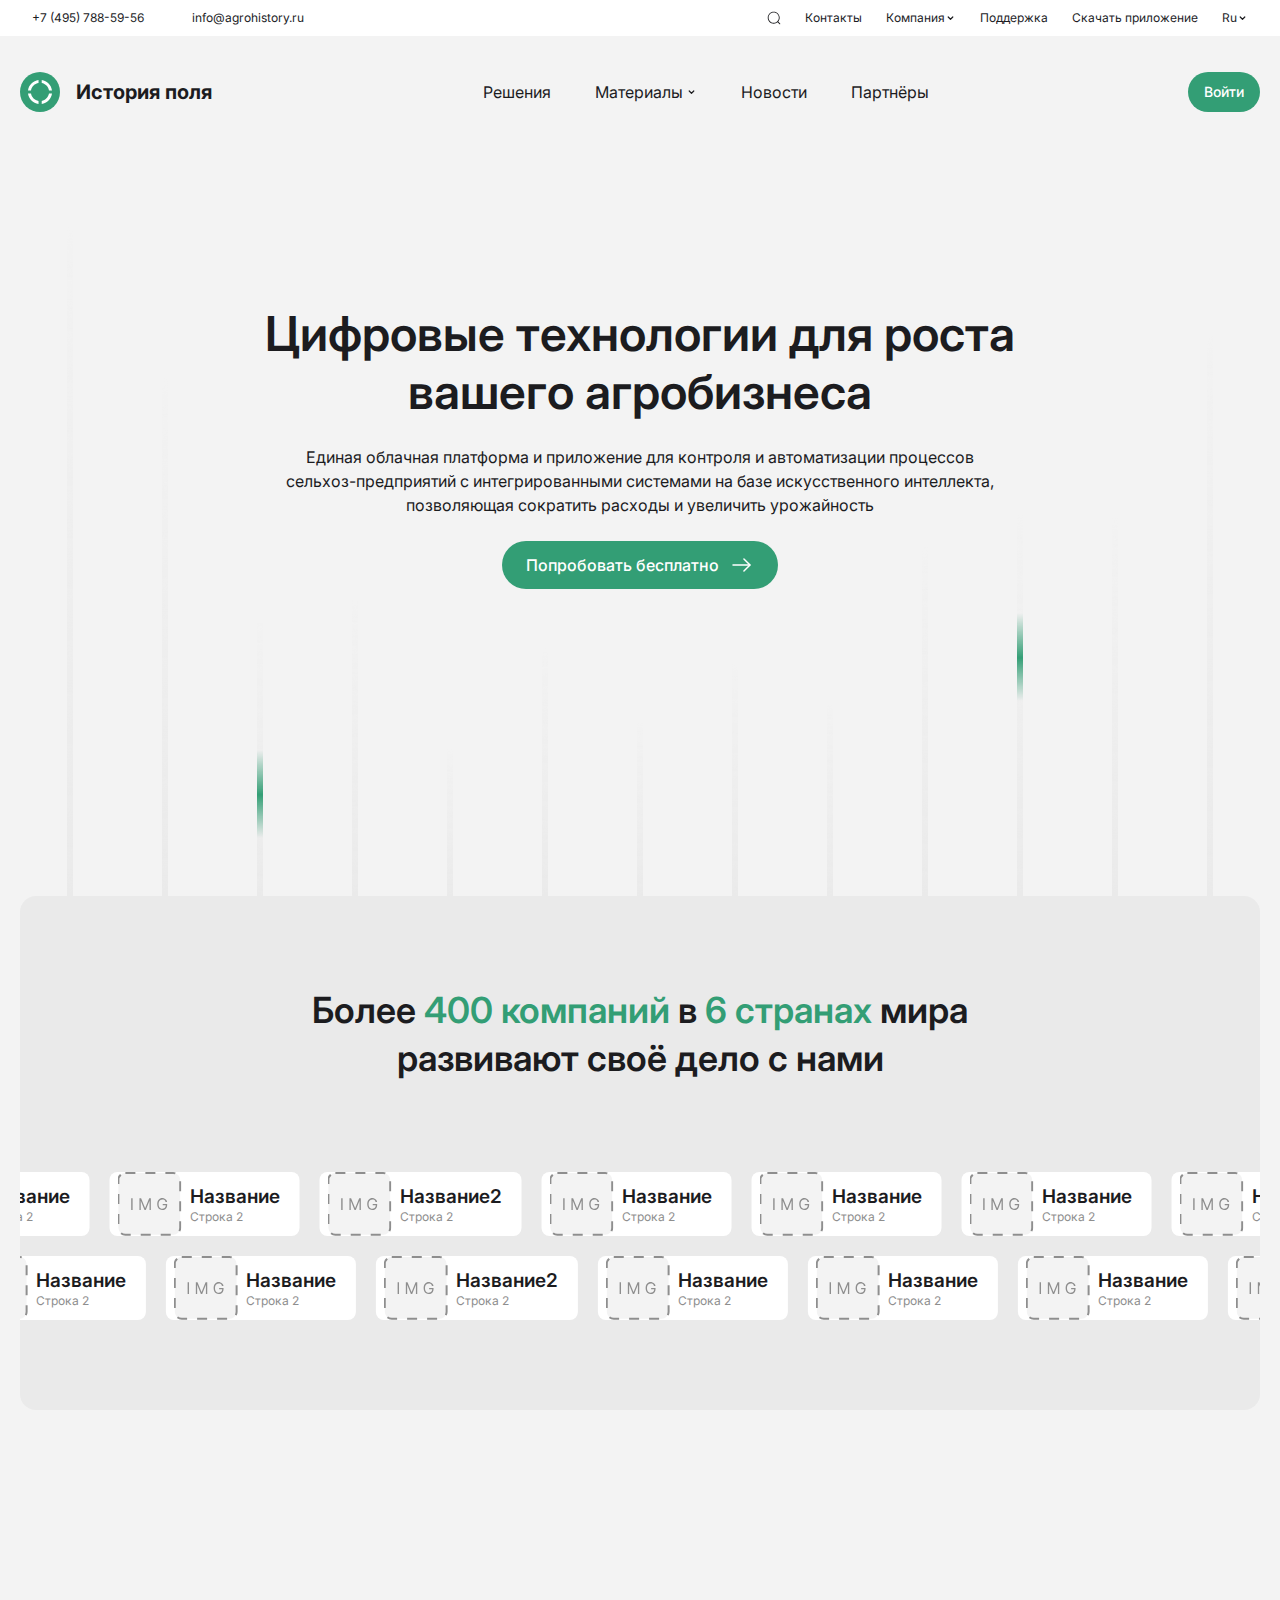
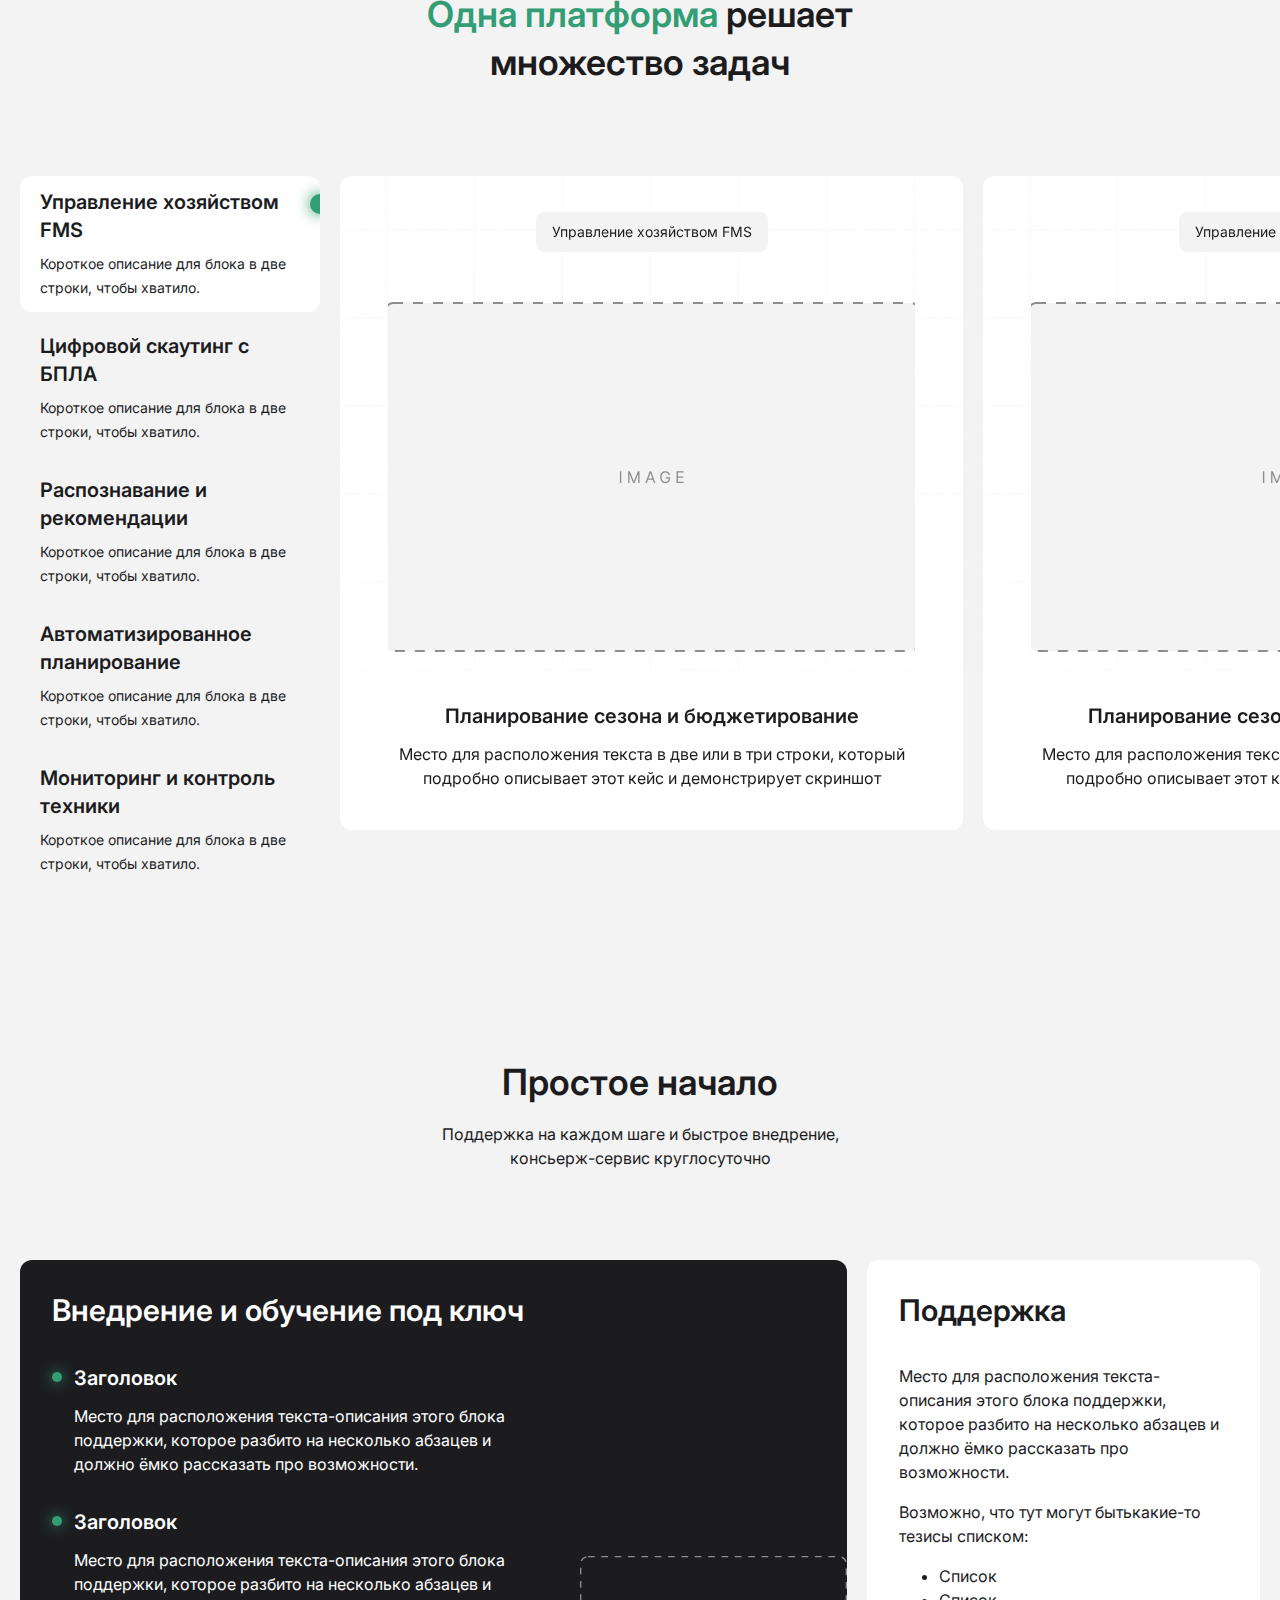
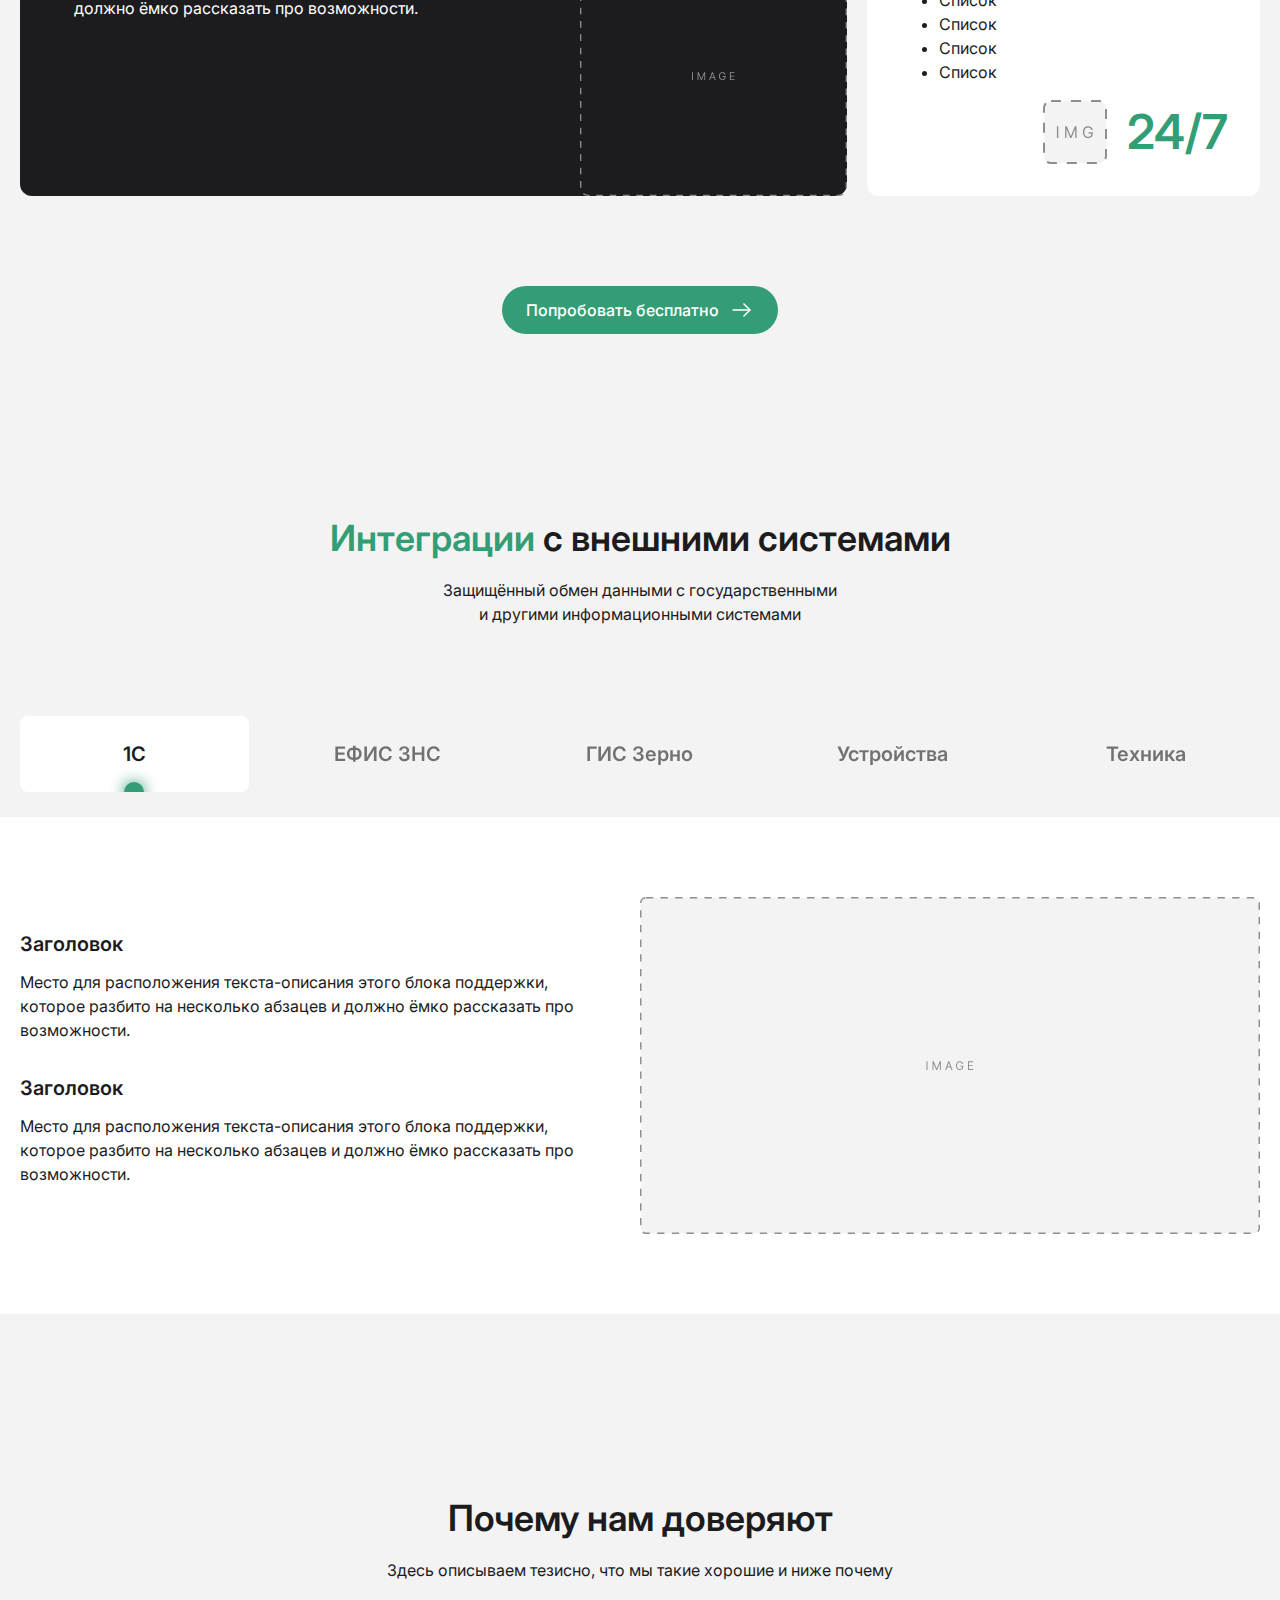
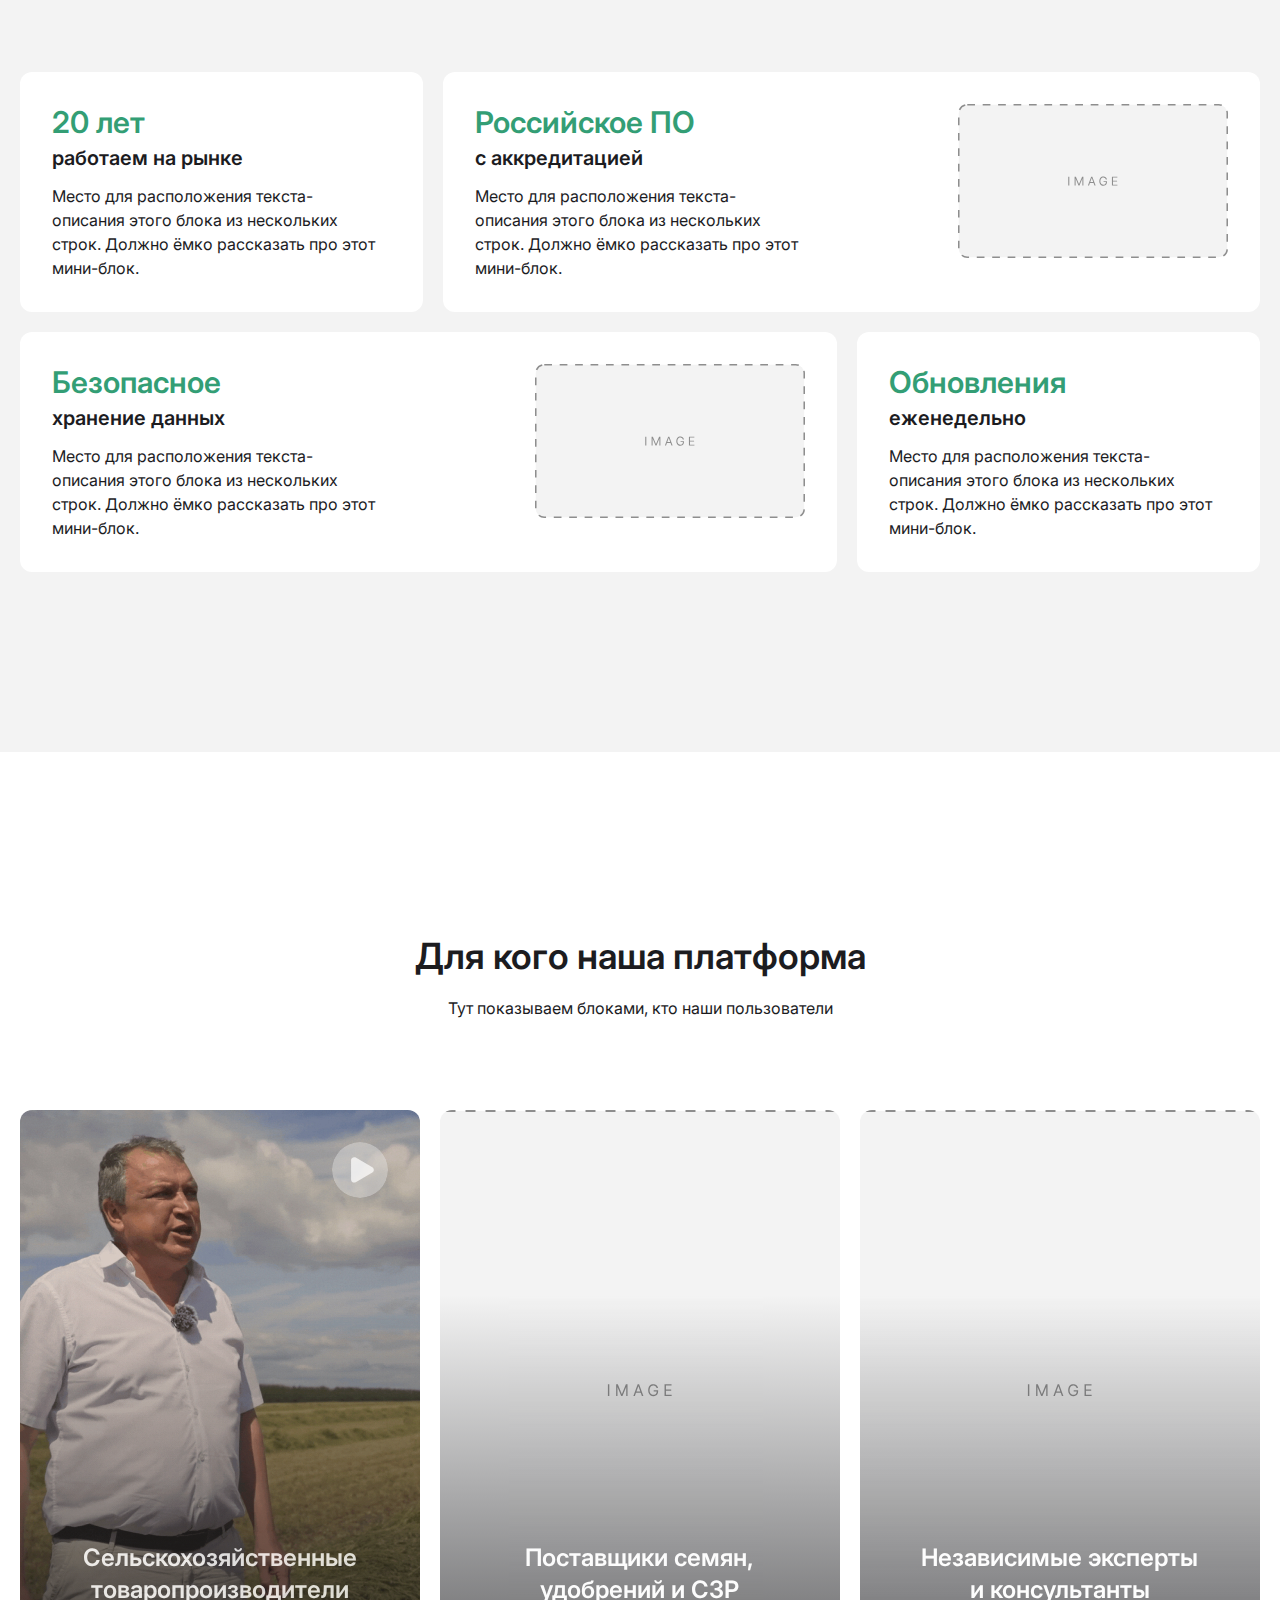
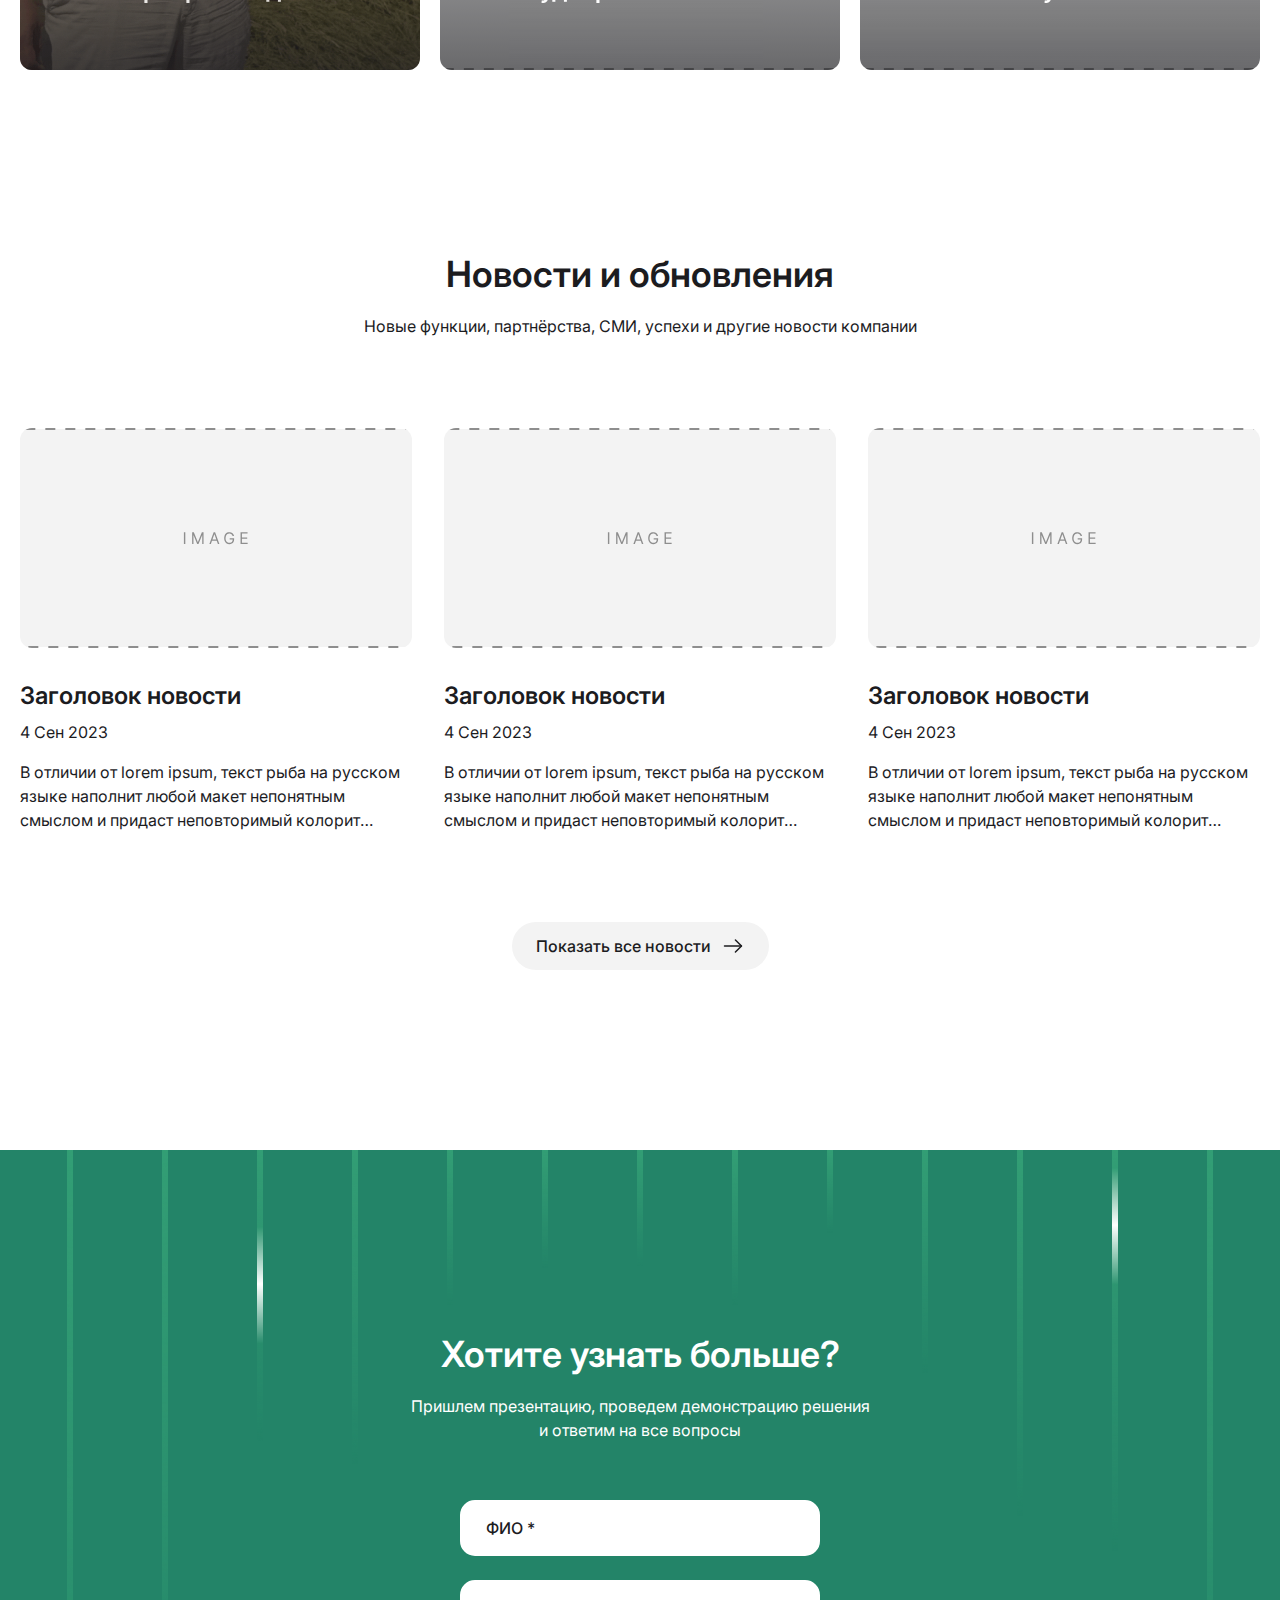
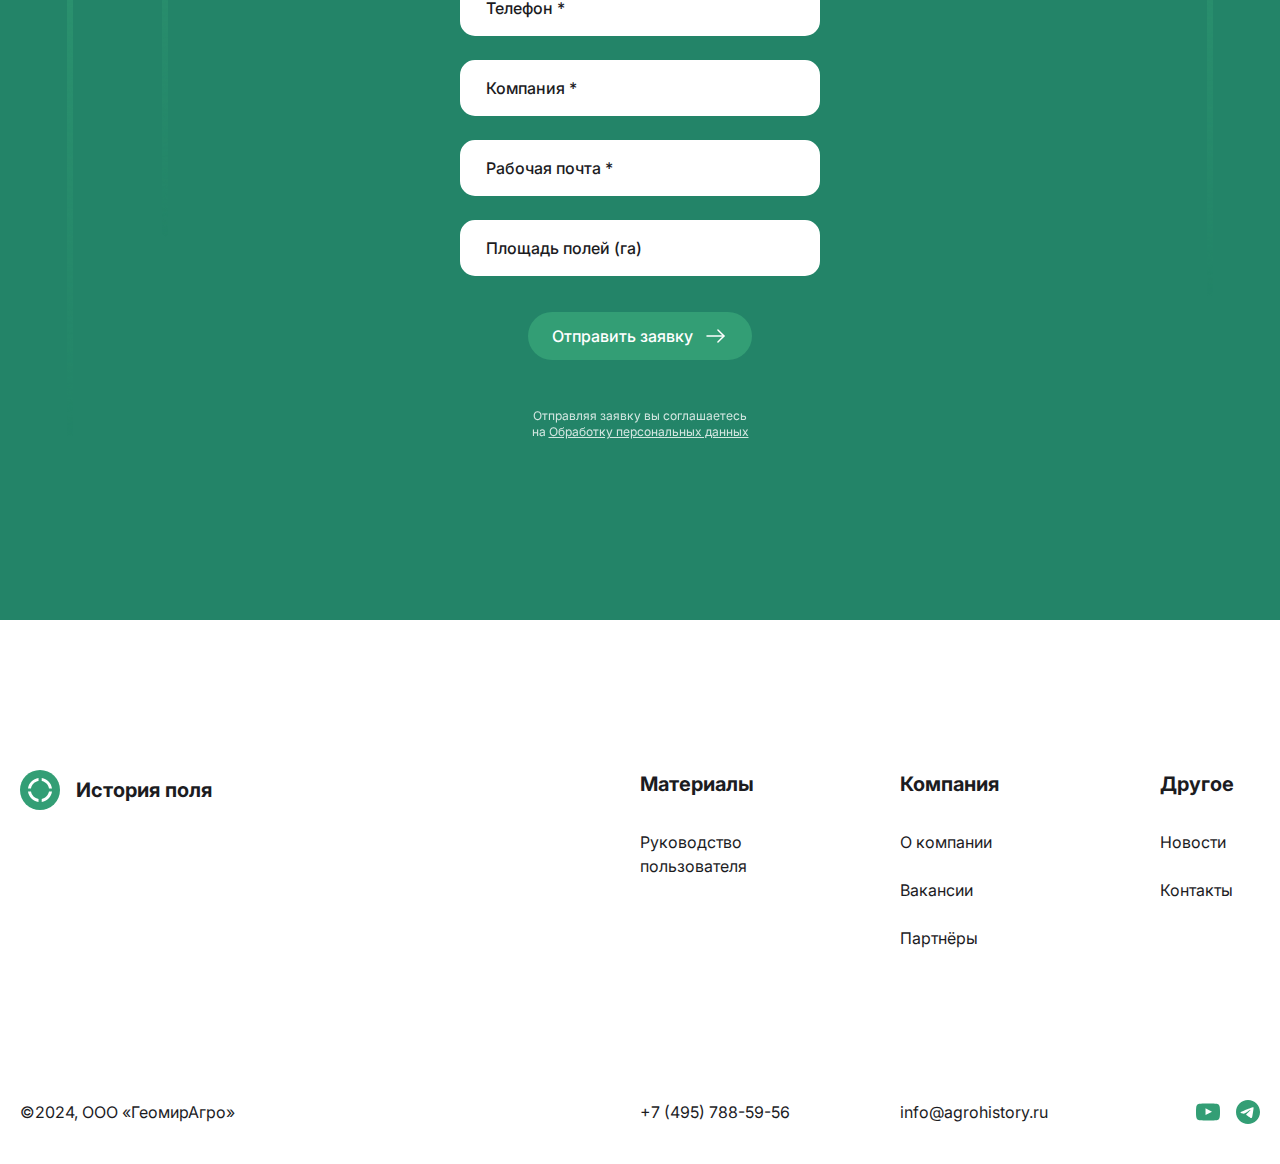
<file: index.html>
<!DOCTYPE html>
<html lang="ru">
<head>
    <meta charset="UTF-8" />
    <meta name="viewport" content="width=device-width, initial-scale=1" />
    <title>История поля</title>
    <meta name="description" content="Облачный сервис «История поля». Контроль и управление агробизнесом из любой точки Земли" />
    <link rel="icon" type="image/png" href="assets/favicon/favicon-48x48.png" sizes="48x48" />
    <link rel="icon" type="image/svg+xml" href="assets/favicon/favicon.svg" />
    <link rel="shortcut icon" href="assets/favicon/favicon.ico" />
    <link rel="apple-touch-icon" sizes="180x180" href="assets/favicon/apple-touch-icon.png" />
    <meta name="apple-mobile-web-app-title" content="История поля" />
    <link rel="manifest" href="assets/favicon/site.webmanifest" />
    <link rel="preconnect" href="https://fonts.googleapis.com" />
    <link rel="preconnect" href="https://fonts.gstatic.com" crossorigin />
    <link rel="stylesheet" href="https://fonts.googleapis.com/css2?family=Inter:wght@400;500;600;700&display=swap" />
    <link rel="stylesheet" href="assets/css/style.min.css" />
</head>
<body class="index">
<div class="search-form">
    <div class="container">
        <form action="/search/" method="get">
            <input type="text" name="s" placeholder="Поиск по сайту..." />
            <a href="#" class="closesearch"><img src="assets/images/cancel.svg" alt="" /></a>
        </form>
    </div>
</div>
<div class="mobilemenu">
    <div class="container">
        <div class="mobilemenu__search">
            <form action="/search/" method="get">
                <input type="text" name="s" placeholder="Поиск по сайту..." />
                <button type="submit"><img src="assets/images/search.svg" alt="Поиск"></button>
            </form>
        </div>
        <ul class="mobilemenu__nav">
            <li class="mobilemenu__nav-item"><a href="#">Решения</a></li>
            <li class="mobilemenu__nav-item parent">
                <a href="#">
                    Материалы
                    <svg width="11" height="10" viewBox="0 0 11 10" fill="none" xmlns="http://www.w3.org/2000/svg">
                        <path d="M7.79183 3.95831L5.50016 6.24998L3.2085 3.95831" stroke="#1C1C1F" stroke-width="1.2" stroke-linecap="round" stroke-linejoin="round"/>
                    </svg> 
                </a>
                <ul class="mobilemenu__nav-child submenu">
                    <li class="mobilemenu__nav-childitem"><a href="#">Руководство пользователя</a></li>
                </ul>                               
            </li>
            <li class="mobilemenu__nav-item"><a href="news.html">Новости</a></li>
            <li class="mobilemenu__nav-item"><a href="dealers.html">Партнёры</a></li>
            <li class="mobilemenu__nav-item"><a href="contacts.html">Контакты</a></li>
            <li class="mobilemenu__nav-item parent">
                <a href="about.html">
                    Компания
                    <svg width="11" height="10" viewBox="0 0 11 10" fill="none" xmlns="http://www.w3.org/2000/svg">
                        <path d="M7.79183 3.95831L5.50016 6.24998L3.2085 3.95831" stroke="#1C1C1F" stroke-width="1.2" stroke-linecap="round" stroke-linejoin="round"/>
                    </svg>
                </a>
                <ul class="mobilemenu__nav-child submenu">
                    <li class="mobilemenu__nav-childitem"><a href="#">Руководство пользователя</a></li>
                </ul>   
            </li>
            <li class="mobilemenu__nav-item"><a href="#">Поддержка</a></li>
            <li class="mobilemenu__nav-item"><a href="download.html">Скачать приложение</a></li>
        </ul>
        <div class="mobilemenu__buttons">
            <a href="#" taget="_blank" class="btn small">Войти</a>
        </div>
    </div>
</div>
<header class="header">
    <div class="top fz12">
        <div class="container">
            <div class="top__contacts">
                <div class="top__contacts-phone">
                    <a href="tel:+74957885956">+7 (495) 788-59-56</a>
                </div>
                <div class="top__contacts-email">
                    <a href="mailto:info@agrohistory.ru?subject=Письмо с сайта История поля">info@agrohistory.ru</a>
                </div>
            </div>
            <div class="top__menu">
                <ul class="top__menu-nav">
                    <li class="top__menu-item top__menu-search opensearch"><a href="#"><img src="assets/images/search.svg" alt="Поиск"></a></li>
                    <li class="top__menu-item"><a href="contacts.html">Контакты</a></li>
                    <li class="top__menu-item parent">
                        <a href="about.html">
                            Компания
                            <svg width="11" height="10" viewBox="0 0 11 10" fill="none" xmlns="http://www.w3.org/2000/svg">
                                <path d="M7.79183 3.95831L5.50016 6.24998L3.2085 3.95831" stroke="#1C1C1F" stroke-width="1.2" stroke-linecap="round" stroke-linejoin="round"/>
                            </svg>
                        </a>
                        <ul class="top__menu-child submenu">
                            <li class="top__menu-childitem"><a href="#">Руководство пользователя</a></li>
                        </ul>   
                    </li>
                    <li class="top__menu-item"><a href="#">Поддержка</a></li>
                    <li class="top__menu-item"><a href="download.html">Скачать приложение</a></li>
                    <li class="top__menu-item top__menu-lang parent">
                        <a href="#">
                            Ru
                            <svg width="11" height="10" viewBox="0 0 11 10" fill="none" xmlns="http://www.w3.org/2000/svg">
                                <path d="M7.79183 3.95831L5.50016 6.24998L3.2085 3.95831" stroke="#1C1C1F" stroke-width="1.2" stroke-linecap="round" stroke-linejoin="round"/>
                            </svg>
                        </a>
                        <ul class="submenu">
                            <li class="active"><a href="#">Ru</a></li>
                            <li><a href="#">En</a></li>
                        </ul> 
                    </li>
                </ul>
            </div>
        </div>
    </div>
    <div class="fixedmenu">
        <div class="container">
            <div class="navigation">
                <a href="index.html" class="logo">
                    <img src="assets/images/logo.svg" alt="">
                    <span>История поля</span>
                </a>
                <nav>
                    <ul class="navigation__nav">
                        <li class="navigation__nav-item"><a href="#">Решения</a></li>
                        <li class="navigation__nav-item parent">
                            <a href="#">
                                Материалы
                                <svg width="11" height="10" viewBox="0 0 11 10" fill="none" xmlns="http://www.w3.org/2000/svg">
                                    <path d="M7.79183 3.95831L5.50016 6.24998L3.2085 3.95831" stroke="#1C1C1F" stroke-width="1.2" stroke-linecap="round" stroke-linejoin="round"/>
                                </svg> 
                            </a>
                            <ul class="navigation__nav-child submenu">
                                <li class="navigation__nav-childitem"><a href="#">Руководство пользователя</a></li>
                            </ul>                               
                        </li>
                        <li class="navigation__nav-item"><a href="news.html">Новости</a></li>
                        <li class="navigation__nav-item"><a href="dealers.html">Партнёры</a></li>
                    </ul>
                </nav>
                <div class="navigation__buttons">
                    <a href="#try" taget="_blank" class="btn small white go-to">Получить презентацию</a>
                    <a href="#" taget="_blank" class="btn small">Войти</a>
                    <a href="#" taget="_blank" class="btn small openmenu"><span></span></a>
                </div>
            </div>
        </div>
    </div>
</header>
<main>
<section class="slider">
    <div class="container slider__text">
        <h1>Цифровые технологии <br />для роста <br />вашего <br />агробизнеса</h1>
        <p>Единая облачная платформа и приложение для контроля и автоматизации процессов<br> сельхоз-предприятий с интегрированными системами на базе искусственного интеллекта,<br> позволяющая сократить расходы и увеличить урожайность</p>
        <div class="slider__text-btn btn-center">
            <a href="#try" class="btn go-to">Попробовать бесплатно <img src="assets/images/arrow-button.svg" alt="" /></a>
        </div>
    </div>
</section>


<section class="companies">
    <div class="container">
        <div class="companies__wrapper">
            <h2 class="section_h2">
                Более <span>400 компаний</span> в <span>6 странах</span> мира<br> 
                развивают своё дело c нами
            </h2>
            <div class="companies__slider mt90 splide">
                <div class="splide__track">
                    <ul class="companies__slider-list splide__list">
                        <li class="companies__slider-item splide__slide"><a href="#"><img src="assets/images/company.svg" alt=""><div>Название <span>Строка 2</span></div></a></li>
                        <li class="companies__slider-item splide__slide"><a href="#"><img src="assets/images/company.svg" alt=""><div>Название <span>Строка 2</span></div></a></li>
                        <li class="companies__slider-item splide__slide"><a href="#"><img src="assets/images/company.svg" alt=""><div>Название <span>Строка 2</span></div></a></li>
                        <li class="companies__slider-item splide__slide"><a href="#"><img src="assets/images/company.svg" alt=""><div>Название <span>Строка 2</span></div></a></li>
                        <li class="companies__slider-item splide__slide"><a href="#"><img src="assets/images/company.svg" alt=""><div>Название <span>Строка 2</span></div></a></li>
                        <li class="companies__slider-item splide__slide"><a href="#"><img src="assets/images/company.svg" alt=""><div>Название <span>Строка 2</span></div></a></li>
                        <li class="companies__slider-item splide__slide"><a href="#"><img src="assets/images/company.svg" alt=""><div>Название <span>Строка 2</span></div></a></li>
                        <li class="companies__slider-item splide__slide"><a href="#"><img src="assets/images/company.svg" alt=""><div>Название <span>Строка 2</span></div></a></li>
                        <li class="companies__slider-item splide__slide"><a href="#"><img src="assets/images/company.svg" alt=""><div>Название <span>Строка 2</span></div></a></li>
                        <li class="companies__slider-item splide__slide"><a href="#"><img src="assets/images/company.svg" alt=""><div>Название2 <span>Строка 2</span></div></a></li>
                    </ul>
                </div>
            </div>
            <div class="companies__slider splide">
                <div class="splide__track">
                    <ul class="companies__slider-list splide__list">
                        <li class="companies__slider-item splide__slide"><a href="#"><img src="assets/images/company.svg" alt=""><div>Название <span>Строка 2</span></div></a></li>
                        <li class="companies__slider-item splide__slide"><a href="#"><img src="assets/images/company.svg" alt=""><div>Название <span>Строка 2</span></div></a></li>
                        <li class="companies__slider-item splide__slide"><a href="#"><img src="assets/images/company.svg" alt=""><div>Название <span>Строка 2</span></div></a></li>
                        <li class="companies__slider-item splide__slide"><a href="#"><img src="assets/images/company.svg" alt=""><div>Название <span>Строка 2</span></div></a></li>
                        <li class="companies__slider-item splide__slide"><a href="#"><img src="assets/images/company.svg" alt=""><div>Название <span>Строка 2</span></div></a></li>
                        <li class="companies__slider-item splide__slide"><a href="#"><img src="assets/images/company.svg" alt=""><div>Название <span>Строка 2</span></div></a></li>
                        <li class="companies__slider-item splide__slide"><a href="#"><img src="assets/images/company.svg" alt=""><div>Название <span>Строка 2</span></div></a></li>
                        <li class="companies__slider-item splide__slide"><a href="#"><img src="assets/images/company.svg" alt=""><div>Название <span>Строка 2</span></div></a></li>
                        <li class="companies__slider-item splide__slide"><a href="#"><img src="assets/images/company.svg" alt=""><div>Название <span>Строка 2</span></div></a></li>
                        <li class="companies__slider-item splide__slide"><a href="#"><img src="assets/images/company.svg" alt=""><div>Название2 <span>Строка 2</span></div></a></li>
                    </ul>
                </div>
            </div>
        </div>
    </div>
</section>
<section class="platform mt180">
    <div class="container">
        <h2 class="section_h2"><span>Одна платформа</span> решает<br> множество задач</h2>
        <div class="platform__wrapper mt90">
            <div class="platform__wrapper-buttons">
                <ul class="platform__wrapper-list">
                    <li class="active platform__wrapper-item"><a data-id="1" href="#"><h5 class="title">Управление хозяйством FMS</h5><span class="desc">Короткое описание для блока в две строки, чтобы хватило.</span></a></li>
                    <li class="platform__wrapper-item"><a data-id="2" href="#"><h5 class="title">Цифровой скаутинг с БПЛА</h5><span class="desc">Короткое описание для блока в две строки, чтобы хватило.</span></a></li>
                    <li class="platform__wrapper-item"><a data-id="3" href="#"><h5 class="title">Распознавание и рекомендации</h5><span class="desc">Короткое описание для блока в две строки, чтобы хватило.</span></a></li>
                    <li class="platform__wrapper-item"><a data-id="4" href="#"><h5 class="title">Автоматизированное планирование</h5><span class="desc">Короткое описание для блока в две строки, чтобы хватило.</span></a></li>
                    <li class="platform__wrapper-item"><a data-id="5" href="#"><h5 class="title">Мониторинг и контроль техники</h5><span class="desc">Короткое описание для блока в две строки, чтобы хватило.</span></a></li>
                    <li class="platform__wrapper-item"><a data-id="6" href="#"><h5 class="title">Шестой блок</h5><span class="desc">Короткое описание для блока в две строки, чтобы хватило.</span></a></li>
                    <li class="platform__wrapper-item"><a data-id="7" href="#"><h5 class="title">Седьмой блок</h5><span class="desc">Короткое описание для блока в две строки, чтобы хватило.</span></a></li>
                    <li class="platform__wrapper-item"><a data-id="8" href="#"><h5 class="title">Восьмой блок</h5><span class="desc">Короткое описание для блока в две строки, чтобы хватило.</span></a></li>
                </ul>
            </div>
            <div class="platform__wrapper-content">
                <div class="platform__slider">
                    <ul class="platform__slider-list">
                        <li class="platform__slider-item" data-slider="1">
                            <div class="label fz14">Управление хозяйством FMS</div>
                            <div class="image">
                                <img src="assets/images/platform.svg" alt="">
                            </div>
                            <h5>Планирование сезона и бюджетирование</h5>
                            <p>Место для расположения текста в две или в три строки, который подробно описывает этот кейс и демонстрирует скриншот</p>
                        </li>
                        <li class="platform__slider-item" data-slider="1">
                            <div class="label fz14">Управление хозяйством FMS</div>
                            <div class="image">
                                <img src="assets/images/platform.svg" alt="">
                            </div>
                            <h5>Планирование сезона и бюджетирование</h5>
                            <p>Место для расположения текста в две или в три строки, который подробно описывает этот кейс и демонстрирует скриншот</p>
                        </li>
                        <li class="platform__slider-item" data-slider="1">
                            <div class="label fz14">Управление хозяйством FMS</div>
                            <div class="image">
                                <img src="assets/images/platform.svg" alt="">
                            </div>
                            <h5>Планирование сезона и бюджетирование</h5>
                            <p>Место для расположения текста в две или в три строки, который подробно описывает этот кейс и демонстрирует скриншот</p>
                        </li>
                        <li class="platform__slider-item" data-slider="2">
                            <div class="label fz14">Управление хозяйством FMS</div>
                            <div class="image">
                                <img src="assets/images/platform.svg" alt="">
                            </div>
                            <h5>Планирование сезона и бюджетирование</h5>
                            <p>Место для расположения текста в две или в три строки, который подробно описывает этот кейс и демонстрирует скриншот</p>
                        </li>
                        <li class="platform__slider-item" data-slider="2">
                            <div class="label fz14">Управление хозяйством FMS</div>
                            <div class="image">
                                <img src="assets/images/platform.svg" alt="">
                            </div>
                            <h5>Планирование сезона и бюджетирование</h5>
                            <p>Место для расположения текста в две или в три строки, который подробно описывает этот кейс и демонстрирует скриншот</p>
                        </li>
                        <li class="platform__slider-item" data-slider="2">
                            <div class="label fz14">Управление хозяйством FMS</div>
                            <div class="image">
                                <img src="assets/images/platform.svg" alt="">
                            </div>
                            <h5>Планирование сезона и бюджетирование2</h5>
                            <p>Место для расположения текста в две или в три строки, который подробно описывает этот кейс и демонстрирует скриншот</p>
                        </li>
                        <li class="platform__slider-item" data-slider="3">
                            <div class="label fz14">Управление хозяйством FMS</div>
                            <div class="image">
                                <img src="assets/images/platform.svg" alt="">
                            </div>
                            <h5>Планирование сезона и бюджетирование</h5>
                            <p>Место для расположения текста в две или в три строки, который подробно описывает этот кейс и демонстрирует скриншот</p>
                        </li>
                        <li class="platform__slider-item" data-slider="3">
                            <div class="label fz14">Управление хозяйством FMS</div>
                            <div class="image">
                                <img src="assets/images/platform.svg" alt="">
                            </div>
                            <h5>Планирование сезона и бюджетирование</h5>
                            <p>Место для расположения текста в две или в три строки, который подробно описывает этот кейс и демонстрирует скриншот</p>
                        </li>
                        <li class="platform__slider-item" data-slider="3">
                            <div class="label fz14">Управление хозяйством FMS</div>
                            <div class="image">
                                <img src="assets/images/platform.svg" alt="">
                            </div>
                            <h5>Планирование сезона и бюджетирование</h5>
                            <p>Место для расположения текста в две или в три строки, который подробно описывает этот кейс и демонстрирует скриншот</p>
                        </li>
                        <li class="platform__slider-item" data-slider="4">
                            <div class="label fz14">Управление хозяйством FMS</div>
                            <div class="image">
                                <img src="assets/images/platform.svg" alt="">
                            </div>
                            <h5>Планирование сезона и бюджетирование</h5>
                            <p>Место для расположения текста в две или в три строки, который подробно описывает этот кейс и демонстрирует скриншот</p>
                        </li>
                        <li class="platform__slider-item" data-slider="4">
                            <div class="label fz14">Управление хозяйством FMS</div>
                            <div class="image">
                                <img src="assets/images/platform.svg" alt="">
                            </div>
                            <h5>Планирование сезона и бюджетирование</h5>
                            <p>Место для расположения текста в две или в три строки, который подробно описывает этот кейс и демонстрирует скриншот</p>
                        </li>
                        <li class="platform__slider-item" data-slider="4">
                            <div class="label fz14">Управление хозяйством FMS</div>
                            <div class="image">
                                <img src="assets/images/platform.svg" alt="">
                            </div>
                            <h5>Планирование сезона и бюджетирование</h5>
                            <p>Место для расположения текста в две или в три строки, который подробно описывает этот кейс и демонстрирует скриншот</p>
                        </li>
                        <li class="platform__slider-item" data-slider="5">
                            <div class="label fz14">Управление хозяйством FMS</div>
                            <div class="image">
                                <img src="assets/images/platform.svg" alt="">
                            </div>
                            <h5>Планирование сезона и бюджетирование</h5>
                            <p>Место для расположения текста в две или в три строки, который подробно описывает этот кейс и демонстрирует скриншот</p>
                        </li>
                        <li class="platform__slider-item" data-slider="5">
                            <div class="label fz14">Управление хозяйством FMS</div>
                            <div class="image">
                                <img src="assets/images/platform.svg" alt="">
                            </div>
                            <h5>Планирование сезона и бюджетирование</h5>
                            <p>Место для расположения текста в две или в три строки, который подробно описывает этот кейс и демонстрирует скриншот</p>
                        </li>
                        <li class="platform__slider-item" data-slider="5">
                            <div class="label fz14">Управление хозяйством FMS</div>
                            <div class="image">
                                <img src="assets/images/platform.svg" alt="">
                            </div>
                            <h5>Планирование сезона и бюджетирование</h5>
                            <p>Место для расположения текста в две или в три строки, который подробно описывает этот кейс и демонстрирует скриншот</p>
                        </li>
                        <li class="platform__slider-item" data-slider="6">
                            <div class="label fz14">Управление хозяйством FMS</div>
                            <div class="image">
                                <img src="assets/images/platform.svg" alt="">
                            </div>
                            <h5>Планирование сезона и бюджетирование</h5>
                            <p>Место для расположения текста в две или в три строки, который подробно описывает этот кейс и демонстрирует скриншот</p>
                        </li>
                        <li class="platform__slider-item" data-slider="6">
                            <div class="label fz14">Управление хозяйством FMS</div>
                            <div class="image">
                                <img src="assets/images/platform.svg" alt="">
                            </div>
                            <h5>Планирование сезона и бюджетирование</h5>
                            <p>Место для расположения текста в две или в три строки, который подробно описывает этот кейс и демонстрирует скриншот</p>
                        </li>
                        <li class="platform__slider-item" data-slider="6">
                            <div class="label fz14">Управление хозяйством FMS</div>
                            <div class="image">
                                <img src="assets/images/platform.svg" alt="">
                            </div>
                            <h5>Планирование сезона и бюджетирование</h5>
                            <p>Место для расположения текста в две или в три строки, который подробно описывает этот кейс и демонстрирует скриншот</p>
                        </li>
                        <li class="platform__slider-item" data-slider="7">
                            <div class="label fz14">Управление хозяйством FMS</div>
                            <div class="image">
                                <img src="assets/images/platform.svg" alt="">
                            </div>
                            <h5>Планирование сезона и бюджетирование</h5>
                            <p>Место для расположения текста в две или в три строки, который подробно описывает этот кейс и демонстрирует скриншот</p>
                        </li>
                        <li class="platform__slider-item" data-slider="7">
                            <div class="label fz14">Управление хозяйством FMS</div>
                            <div class="image">
                                <img src="assets/images/platform.svg" alt="">
                            </div>
                            <h5>Планирование сезона и бюджетирование</h5>
                            <p>Место для расположения текста в две или в три строки, который подробно описывает этот кейс и демонстрирует скриншот</p>
                        </li>
                        <li class="platform__slider-item" data-slider="7">
                            <div class="label fz14">Управление хозяйством FMS</div>
                            <div class="image">
                                <img src="assets/images/platform.svg" alt="">
                            </div>
                            <h5>Планирование сезона и бюджетирование</h5>
                            <p>Место для расположения текста в две или в три строки, который подробно описывает этот кейс и демонстрирует скриншот</p>
                        </li>
                        <li class="platform__slider-item" data-slider="7">
                            <div class="label fz14">Управление хозяйством FMS</div>
                            <div class="image">
                                <img src="assets/images/platform.svg" alt="">
                            </div>
                            <h5>Планирование сезона и бюджетирование</h5>
                            <p>Место для расположения текста в две или в три строки, который подробно описывает этот кейс и демонстрирует скриншот</p>
                        </li>
                        <li class="platform__slider-item" data-slider="8">
                            <div class="label fz14">Управление хозяйством FMS</div>
                            <div class="image">
                                <img src="assets/images/platform.svg" alt="">
                            </div>
                            <h5>Планирование сезона и бюджетирование</h5>
                            <p>Место для расположения текста в две или в три строки, который подробно описывает этот кейс и демонстрирует скриншот</p>
                        </li>
                        <li class="platform__slider-item" data-slider="8">
                            <div class="label fz14">Управление хозяйством FMS</div>
                            <div class="image">
                                <img src="assets/images/platform.svg" alt="">
                            </div>
                            <h5>Планирование сезона и бюджетирование</h5>
                            <p>Место для расположения текста в две или в три строки, который подробно описывает этот кейс и демонстрирует скриншот</p>
                        </li>
                        <li class="platform__slider-item" data-slider="8">
                            <div class="label fz14">Управление хозяйством FMS</div>
                            <div class="image">
                                <img src="assets/images/platform.svg" alt="">
                            </div>
                            <h5>Планирование сезона и бюджетирование</h5>
                            <p>Место для расположения текста в две или в три строки, который подробно описывает этот кейс и демонстрирует скриншот</p>
                        </li>
                    </ul>
                </div>
            </div>
        </div>
    </div>
</section>
<section class="start mt180">
    <div class="container">
        <h2 class="section_h2">Простое начало</h2>
        <div class="section_description">Поддержка на каждом шаге и быстрое внедрение,<br> консьерж-сервис круглосуточно</div>
        <div class="start__wrapper mt90">
            <div class="start__training">
                <h3>Внедрение и обучение под ключ</h3>
                <div class="start__training-wrapper">
                    <div class="start__training-text">
                        <ul class="start__training-list">
                            <li class="start__training-item">
                                <h5>Заголовок</h5>
                                <p>Место для расположения текста-описания этого блока поддержки, которое разбито на несколько абзацев и должно ёмко рассказать про возможности.</p>
                            </li>
                            <li class="start__training-item">
                                <h5>Заголовок</h5>
                                <p>Место для расположения текста-описания этого блока поддержки, которое разбито на несколько абзацев и должно ёмко рассказать про возможности.</p>
                            </li>
                        </ul>
                    </div>
                    <div class="start__training-image">
                        <img src="assets/images/training.svg" alt="">
                    </div>
                </div>
            </div>
            <div class="start__support">
                <div class="start__support-text">
                    <h3>Поддержка</h3>
                    <p>Место для расположения текста-описания этого блока поддержки, которое разбито на несколько абзацев и должно ёмко рассказать про возможности.</p>
                    <p>Возможно, что тут могут бытькакие-то тезисы списком:</p>
                    <ul>
                        <li>Список</li>
                        <li>Список</li>
                        <li>Список</li>
                        <li>Список</li>
                        <li>Список</li>
                    </ul>
                </div>
                <div class="start__support-time">
                    <img src="assets/images/247.svg" alt="">
                    <div class="fz48">24/7</div>
                </div>
            </div>
        </div>
    </div>
</section>
<div class="container mt90">
    <div class="btn-center">
        <a href="#try" class="btn go-to">Попробовать бесплатно <img src="assets/images/arrow-button.svg" alt="" /></a>
    </div>
</div>
<section class="integration mt180">
    <div class="container">
        <h2 class="section_h2"><span>Интеграции</span> с внешними системами</h2>
        <div class="section_description">Защищённый обмен данными с государственными<br> и другими информационными системами</div>
        <div class="integration__links mt90">
            <ul class="integration__links-list">
                <li class="integration__links-item active"><a href="#" data-id="1">1С</a></li>
                <li class="integration__links-item"><a href="#" data-id="2">ЕФИС ЗНС</a></li>
                <li class="integration__links-item"><a href="#" data-id="3">ГИС Зерно</a></li>
                <li class="integration__links-item"><a href="#" data-id="4">Устройства</a></li>
                <li class="integration__links-item"><a href="#" data-id="5">Техника</a></li>
            </ul>
        </div>
    </div>
    <div class="integration__tabs">
        <div class="container">
            <div class="integration__tabs-tab active" id="integration_tab_1">
                <div class="integration__tabs-wrapper">
                    <div class="integration__tabs-text">
                        <ul class="start__training-list">
                            <li class="start__training-item">
                                <h5>Заголовок</h5>
                                <p>Место для расположения текста-описания этого блока поддержки, которое разбито на несколько абзацев и должно ёмко рассказать про возможности.</p>
                            </li>
                            <li class="start__training-item">
                                <h5>Заголовок</h5>
                                <p>Место для расположения текста-описания этого блока поддержки, которое разбито на несколько абзацев и должно ёмко рассказать про возможности.</p>
                            </li>
                        </ul>
                    </div>
                    <div class="integration__tabs-image">
                        <img src="assets/images/integration.svg" alt="">
                    </div>
                </div>
            </div>
            <div class="integration__tabs-tab" id="integration_tab_2">
                <div class="integration__tabs-wrapper">
                    <div class="integration__tabs-text">
                        <ul class="start__training-list">
                            <li class="start__training-item">
                                <h5>Заголовок1</h5>
                                <p>Место для расположения текста-описания этого блока поддержки, которое разбито на несколько абзацев и должно ёмко рассказать про возможности.</p>
                            </li>
                            <li class="start__training-item">
                                <h5>Заголовок</h5>
                                <p>Место для расположения текста-описания этого блока поддержки, которое разбито на несколько абзацев и должно ёмко рассказать про возможности.</p>
                            </li>
                        </ul>
                    </div>
                    <div class="integration__tabs-image">
                        <img src="assets/images/integration.svg" alt="">
                    </div>
                </div>
            </div>
            <div class="integration__tabs-tab" id="integration_tab_3">
                <div class="integration__tabs-wrapper">
                    <div class="integration__tabs-text">
                        <ul class="start__training-list">
                            <li class="start__training-item">
                                <h5>Заголовок</h5>
                                <p>Место для расположения текста-описания этого блока поддержки, которое разбито на несколько абзацев и должно ёмко рассказать про возможности.</p>
                            </li>
                            <li class="start__training-item">
                                <h5>Заголовок</h5>
                                <p>Место для расположения текста-описания этого блока поддержки, которое разбито на несколько абзацев и должно ёмко рассказать про возможности.</p>
                            </li>
                        </ul>
                    </div>
                    <div class="integration__tabs-image">
                        <img src="assets/images/integration.svg" alt="">
                    </div>
                </div>
            </div>
            <div class="integration__tabs-tab" id="integration_tab_4">
                <div class="integration__tabs-wrapper">
                    <div class="integration__tabs-text">
                        <ul class="start__training-list">
                            <li class="start__training-item">
                                <h5>Заголовок</h5>
                                <p>Место для расположения текста-описания этого блока поддержки, которое разбито на несколько абзацев и должно ёмко рассказать про возможности.</p>
                            </li>
                            <li class="start__training-item">
                                <h5>Заголовок</h5>
                                <p>Место для расположения текста-описания этого блока поддержки, которое разбито на несколько абзацев и должно ёмко рассказать про возможности.</p>
                            </li>
                        </ul>
                    </div>
                    <div class="integration__tabs-image">
                        <img src="assets/images/integration.svg" alt="">
                    </div>
                </div>
            </div>
            <div class="integration__tabs-tab" id="integration_tab_5">
                <div class="integration__tabs-wrapper">
                    <div class="integration__tabs-text">
                        <ul class="start__training-list">
                            <li class="start__training-item">
                                <h5>Заголовок</h5>
                                <p>Место для расположения текста-описания этого блока поддержки, которое разбито на несколько абзацев и должно ёмко рассказать про возможности.</p>
                            </li>
                            <li class="start__training-item">
                                <h5>Заголовок</h5>
                                <p>Место для расположения текста-описания этого блока поддержки, которое разбито на несколько абзацев и должно ёмко рассказать про возможности.</p>
                            </li>
                        </ul>
                    </div>
                    <div class="integration__tabs-image">
                        <img src="assets/images/integration.svg" alt="">
                    </div>
                </div>
            </div>
        </div>
    </div>
</section>
<section class="why mt180">
    <div class="container">
        <h2 class="section_h2">Почему нам доверяют</h2>
        <div class="section_description">Здесь описываем тезисно, что мы такие хорошие и ниже почему</div>
        <div class="why__wrapper mt90">
            <ul class="why__wrapper-list">
                <li class="why__wrapper-item">
                    <div class="text">
                        <div class="title">
                            <h3>20 лет</h3>
                            <h5>работаем на рынке</h5>
                        </div>
                        <p>Место для расположения текста-описания этого блока из нескольких строк. Должно ёмко рассказать про этот мини-блок.</p>
                    </div>
                </li>
                <li class="why__wrapper-item big">
                    <div class="text">
                        <div class="title">
                            <h3>Российское ПО</h3>
                            <h5>с аккредитацией</h5>
                        </div>
                        <p>Место для расположения текста-описания этого блока из нескольких строк. Должно ёмко рассказать про этот мини-блок.</p>
                    </div>
                    <div class="image">
                        <img src="assets/images/why.svg" alt="">
                    </div>
                </li>
                <li class="why__wrapper-item big">
                    <div class="text">
                        <div class="title">
                            <h3>Безопасное</h3>
                            <h5>хранение данных</h5>
                        </div>
                        <p>Место для расположения текста-описания этого блока из нескольких строк. Должно ёмко рассказать про этот мини-блок.</p>
                    </div>
                    <div class="image">
                        <img src="assets/images/why.svg" alt="">
                    </div>
                </li>
                <li class="why__wrapper-item">
                    <div class="text">
                        <div class="title">
                            <h3>Обновления</h3>
                            <h5>еженедельно</h5>
                        </div>
                        <p>Место для расположения текста-описания этого блока из нескольких строк. Должно ёмко рассказать про этот мини-блок.</p>
                    </div>
                </li>
            </ul>
        </div>
    </div>
</section>
<section class="for mt180">
    <div class="white">
        <div class="container">
            <h2 class="section_h2">Для кого наша платформа</h2>
            <div class="section_description">Тут показываем блоками, кто наши пользователи</div>
            <div class="for__wrapper mt90">
                <ul class="for__wrapper-list">
                    <li class="for__wrapper-item">
                        <img src="assets/images/for.jpg" alt="">
                        <div class="for__wrapper-bg">
                            <a href="assets/video/video.mp4" class="for__wrapper-play openmodal" data-modal="video"></a>
                            <h4>Сельскохозяйственные товаропроизводители</h4>
                            <div class="for__wrapper-desc fz14">
                                <div>Короткое описание для блока в три строки, чтобы хватило места для небольшого тезиса перед стартом видео.</div>
                            </div>
                        </div>
                    </li>
                    <li class="for__wrapper-item">
                        <img src="assets/images/for.svg" alt="">
                        <div class="for__wrapper-bg">
                            <h4>Поставщики семян, удобрений и СЗР</h4>
                            <div class="for__wrapper-desc fz14">
                                <div>Короткое описание для блока в три строки, чтобы хватило места для небольшого тезиса перед стартом видео.</div>
                            </div>
                        </div>
                    </li>
                    <li class="for__wrapper-item">
                        <img src="assets/images/for.svg" alt="">
                        <div class="for__wrapper-bg">
                            <h4>Независимые эксперты <br>и консультанты</h4>
                            <div class="for__wrapper-desc fz14">
                                <div>Короткое описание для блока в три строки, чтобы хватило места для небольшого тезиса перед стартом видео.</div>
                            </div>
                        </div>
                    </li>
                </ul>
            </div>
        </div>
    </div>
</section>
<section class="index-news mt-180">
    <div class="white">
        <div class="container">
            <h2 class="section_h2">Новости и обновления</h2>
            <div class="section_description">Новые функции, партнёрства, СМИ, успехи и другие новости компании</div>
            <div class="news__wrapper mt90">
                <ul class="news__wrapper-list">
                    <li class="news__wrapper-item">
                        <a href="novelty.html">
                            <img src="assets/images/news.svg" alt="">
                            <h4>Заголовок новости</h4>
                            <span class="date">4 Сен 2023</span>
                            <span class="desc">В отличии от lorem ipsum, текст рыба на русском языке наполнит любой макет непонятным смыслом и придаст неповторимый колорит советских времен.</span>
                        </a>
                    </li>
                    <li class="news__wrapper-item">
                        <a href="novelty.html">
                            <img src="assets/images/news.svg" alt="">
                            <h4>Заголовок новости</h4>
                            <span class="date">4 Сен 2023</span>
                            <span class="desc">В отличии от lorem ipsum, текст рыба на русском языке наполнит любой макет непонятным смыслом и придаст неповторимый колорит советских времен.</span>
                        </a>
                    </li>
                    <li class="news__wrapper-item">
                        <a href="novelty.html">
                            <img src="assets/images/news.svg" alt="">
                            <h4>Заголовок новости</h4>
                            <span class="date">4 Сен 2023</span>
                            <span class="desc">В отличии от lorem ipsum, текст рыба на русском языке наполнит любой макет непонятным смыслом и придаст неповторимый колорит советских времен.</span>
                        </a>
                    </li>
                </ul>
            </div>
            <div class="mt90">
                <div class="btn-center">
                    <a href="news.html" class="btn grey">Показать все новости <img src="assets/images/arrow-button-black.svg" alt="" /></a>
                </div>
            </div>
        </div>
    </div>
</section>

<section class="form green-bg-lines " id="try">
    <div class="container">
        <h2 class="section_h2">Хотите узнать больше?</h2>
        <div class="section_description">Пришлем презентацию, проведем демонстрацию решения<br> и ответим на все вопросы</div>
        <div class="form-wrapper mt58">
            <div class="res">
                <div class="res-error">
                    <div class="icon">
                        <img src="assets/images/form-error.svg" alt="">
                    </div>
                    <div class="title">Форма не отправлена</div>
                    <div class="text">Повторите отправку позже <br>или свяжитесь с нами по номеру <br>телефона +7 (495) 788-59-56</div>
                </div>
                <div class="res-success">
                    <div class="icon">
                        <img src="assets/images/form-success.svg" alt="">
                    </div>
                    <div class="title">Форма успешно отправлена</div>
                    <div class="text">Менеджер нашей компании <br>скоро свяжется с вами</div>
                </div>
            </div>
            <div class="form-item">
                <input name="f_name" type="text" placeholder="ФИО *" autocomplete="off">
                <div class="error-label">Обязательно для заполнения</div>
            </div>
            <div class="form-item">
                <input name="f_phone" class="phone-input" type="text" placeholder="Телефон *" autocomplete="off" inputmode="text">
                <div class="error-label">Обязательно для заполнения</div>
            </div>
            <div class="form-item">
                <input name="f_company" type="text" placeholder="Компания *" autocomplete="off" inputmode="text">
                <div class="error-label">Обязательно для заполнения</div>
            </div>
            <div class="form-item">
                <input name="f_email" class="email-input" type="text" placeholder="Рабочая почта *" autocomplete="off" inputmode="text">
                <div class="error-label">Обязательно для заполнения</div>
            </div>
            <div class="form-item">
                <input name="f_area" type="number" placeholder="Площадь полей (га)" autocomplete="off" inputmode="numeric">
            </div>
            <div class="form-item button">
                <button type="submit" class="btn" id="test">Отправить заявку <img src="assets/images/arrow-button.svg" alt=""></button>
            </div>
            <div class="form-item personal">Отправляя заявку вы соглашаетесь <br>на <a href="#">Обработку персональных данных</a></div>
        </div>
    </div>
</section>
</main>
<footer class="footer pt150 ">
    <div class="container ">
        <div class="footer__wrapper">
            <div class="footer__wrapper-info">
                <div class="footer__wrapper-logo">
                    <a href="index.html" class="logo">
                        <img src="assets/images/logo.svg" alt="">
                        <span>История поля</span>
                    </a>
                </div>
                <div class="footer__wrapper-copyright">
                    ©2024, ООО «ГеомирАгро»
                </div>
            </div>
            <div class="footer__wrapper-navigation">
                <div class="footer__navigation">
                    <ul class="footer__navigation-list">
                        <li class="footer__navigation-item">
                            <span>Материалы</span>
                            <ul>
                                <li><a href="#">Руководство <br>пользователя</a></li>
                            </ul>
                        </li>
                        <li class="footer__navigation-item">
                            <span>Компания</span>
                            <ul>
                                <li><a href="about.html">О компании</a></li>
                                <li><a href="#">Вакансии</a></li>
                                <li><a href="dealers.html">Партнёры</a></li>
                            </ul>
                        </li>
                        <li class="footer__navigation-item">
                            <span>Другое</span>
                            <ul>
                                <li><a href="news.html">Новости</a></li>
                                <li><a href="contacts.html">Контакты</a></li>
                            </ul>
                        </li>
                    </ul>
                </div>
                <div class="footer__contacts mt150">
                    <div class="footer__contacts-phone">
                        <a href="tel:+74957885956">+7 (495) 788-59-56</a>
                    </div>
                    <div class="footer__contacts-email">
                        <a href="mailto:info@agrohistory.ru?subject=Письмо с сайта История поля">info@agrohistory.ru</a>
                    </div>
                    <div class="footer__contacts-social">
                        <ul>
                            <li><a href="#" target="_blank"><img src="assets/images/yt.svg" alt=""></a></li>
                            <li><a href="#" target="_blank"><img src="assets/images/tg.svg" alt=""></a></li>
                        </ul>
                    </div>
                </div>
            </div>
        </div>
        
        <div class="footer__mobile mt150">
            <div class="footer__mobile-social">
                <ul>
                    <li><a href="#" target="_blank"><img src="assets/images/yt.svg" alt=""></a></li>
                    <li><a href="#" target="_blank"><img src="assets/images/tg.svg" alt=""></a></li>
                </ul>
            </div>
            <div class="footer__mobile-phone">
                <a href="tel:+74957885956">+7 (495) 788-59-56</a>
            </div>
            <div class="footer__mobile-email">
                <a href="mailto:info@agrohistory.ru?subject=Письмо с сайта История поля">info@agrohistory.ru</a>
            </div>
            <div class="footer__mobile-copyright">
                ©2024, ООО «ГеомирАгро»
            </div>
        </div>
    </div>
</footer>
<div class="overlay">
    <div class="modal-block" id="video">
        <a href="#" class="closemodal">
            <img src="assets/images/cancel-white.svg" alt="" />
        </a>
        <div class="video-wrapper" id="videocontainer">
            
        </div>
    </div>
    <!-- <div class="modal-block" id="bid">
        <a href="#" class="closemodal">
            <img src="assets/images/cancel.svg" alt="" />
        </a>
        <div class="block-title">
            <h2>Получить бесплатный доступ</h2>
            <p>Настроим тестовый доступ для вашей компании <br />с учётом потребностей бизнеса</p>
        </div>
        <div class="form">
            <div class="res">
                <div class="res-error">
                    <div class="icon">
                        <img src="assets/images/form-error.svg" alt="" />
                    </div>
                    <div class="title">Форма не отправлена</div>
                    <div class="text">Повторите отправку позже <br />или свяжитесь с нами по номеру <br />телефона +7 (495) 788-59-56</div>
                </div>
                <div class="res-success">
                    <div class="icon">
                        <img src="assets/images/form-success.svg" alt="" />
                    </div>
                    <div class="title">Форма успешно отправлена</div>
                    <div class="text">Менеджер нашей компании <br />скоро свяжется с вами</div>
                </div>
            </div>
            <div class="form-item">
                <input name="f_name" type="text" placeholder="ФИО *" autocomplete="off" />
                <div class="error-label">ФИО обязательно</div>
            </div>
            <div class="form-item">
                <input name="f_email" class="email-input" type="text" placeholder="Ваша электронная почта *" autocomplete="off" />
                <div class="error-label">Email обязательно</div>
            </div>
            <div class="form-item button">
                <button type="submit" class="btn">Отправить заявку <img src="assets/images/arrow-button.svg" alt="" /></button>
            </div>
            <div class="form-item yes">Нажимая на кнопку вы соглашаетесь с политикой <a href="#">обработки персональных данных</a></div>
        </div>
    </div> -->
</div>
<script src="//api-maps.yandex.ru/2.1/?lang=ru_RU"></script>
<script src="assets/js/jquery.min.js"></script>
<script src="assets/js/flexmenu.min.js"></script>
<script src="assets/js/lightcase.min.js"></script>
<script src="assets/js/swiper-bundle.min.js"></script>
<script src="assets/js/jquery.maskedinput.min.js"></script>
<script src="assets/js/splide-extension-auto-scroll.min.js"></script>
<script src="assets/js/splide.min.js"></script>
<script src="assets/js/script.js"></script>
</body>
</html>
</file>
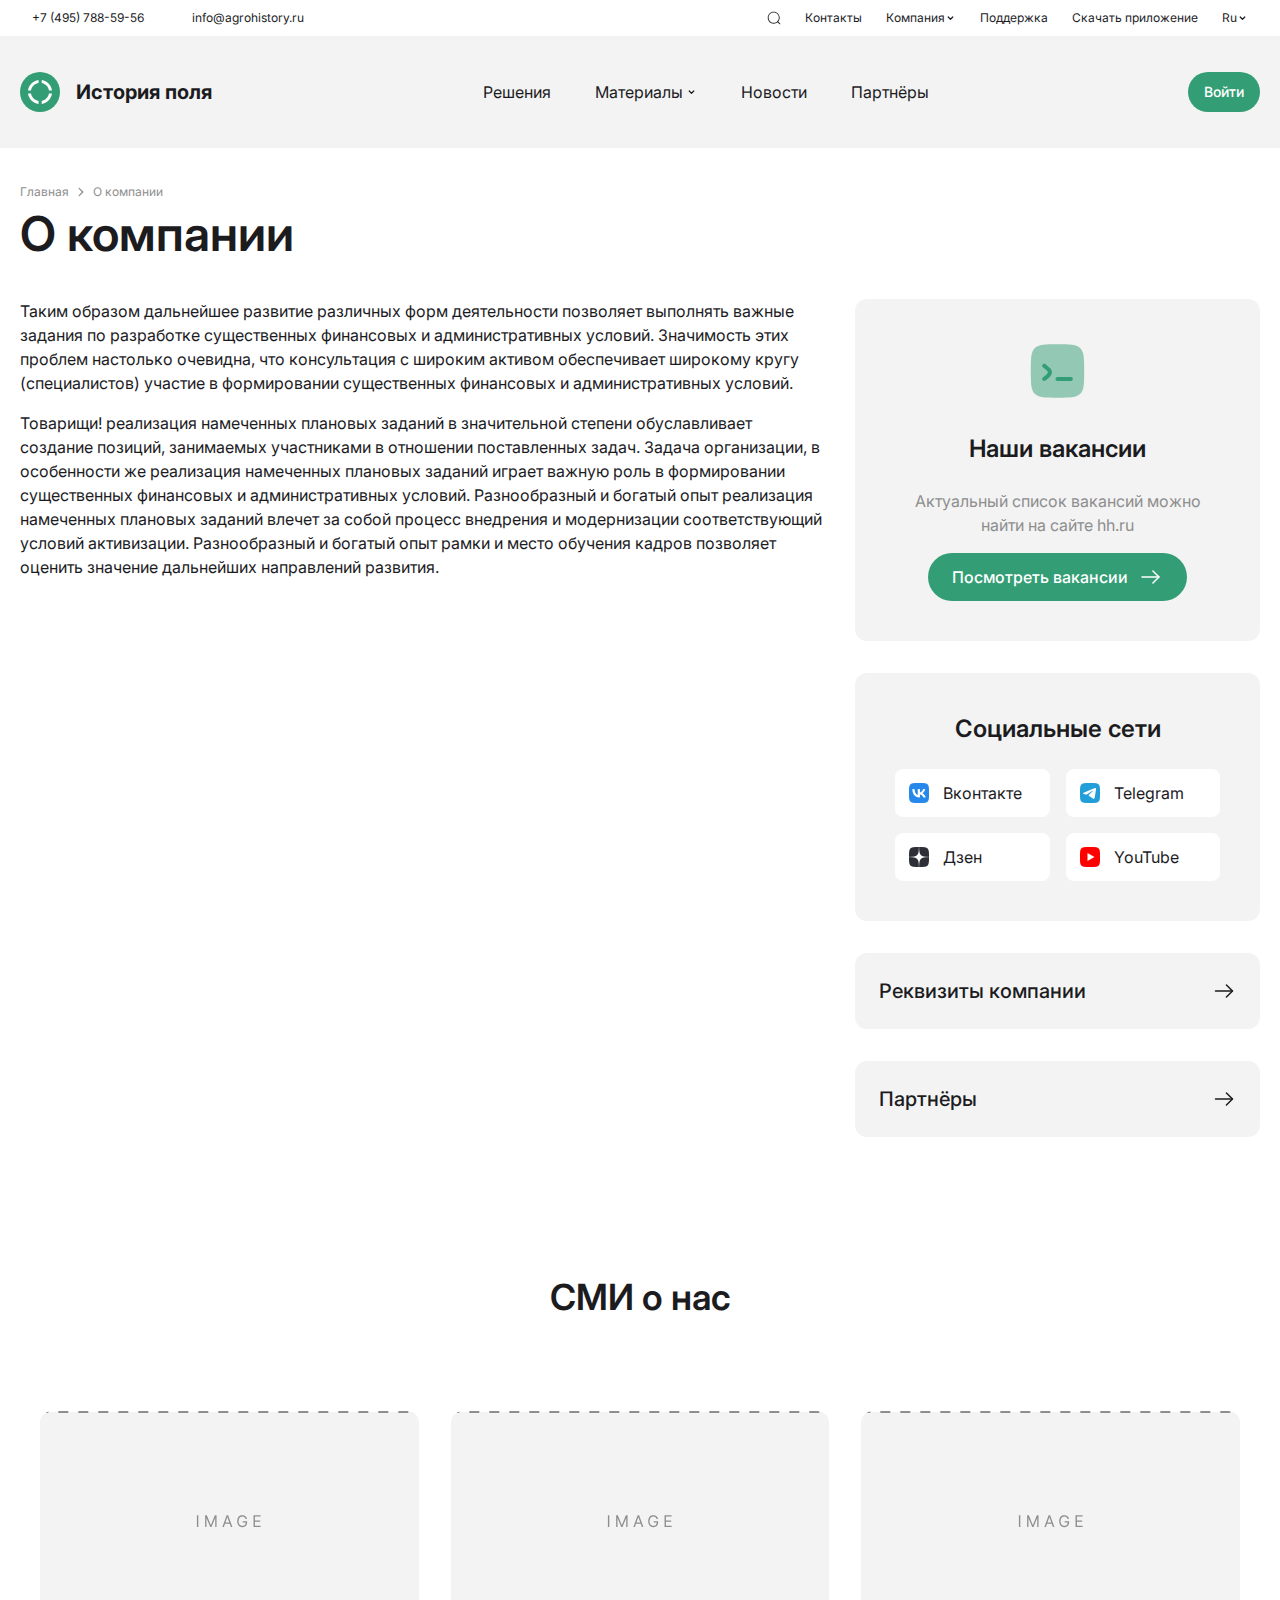
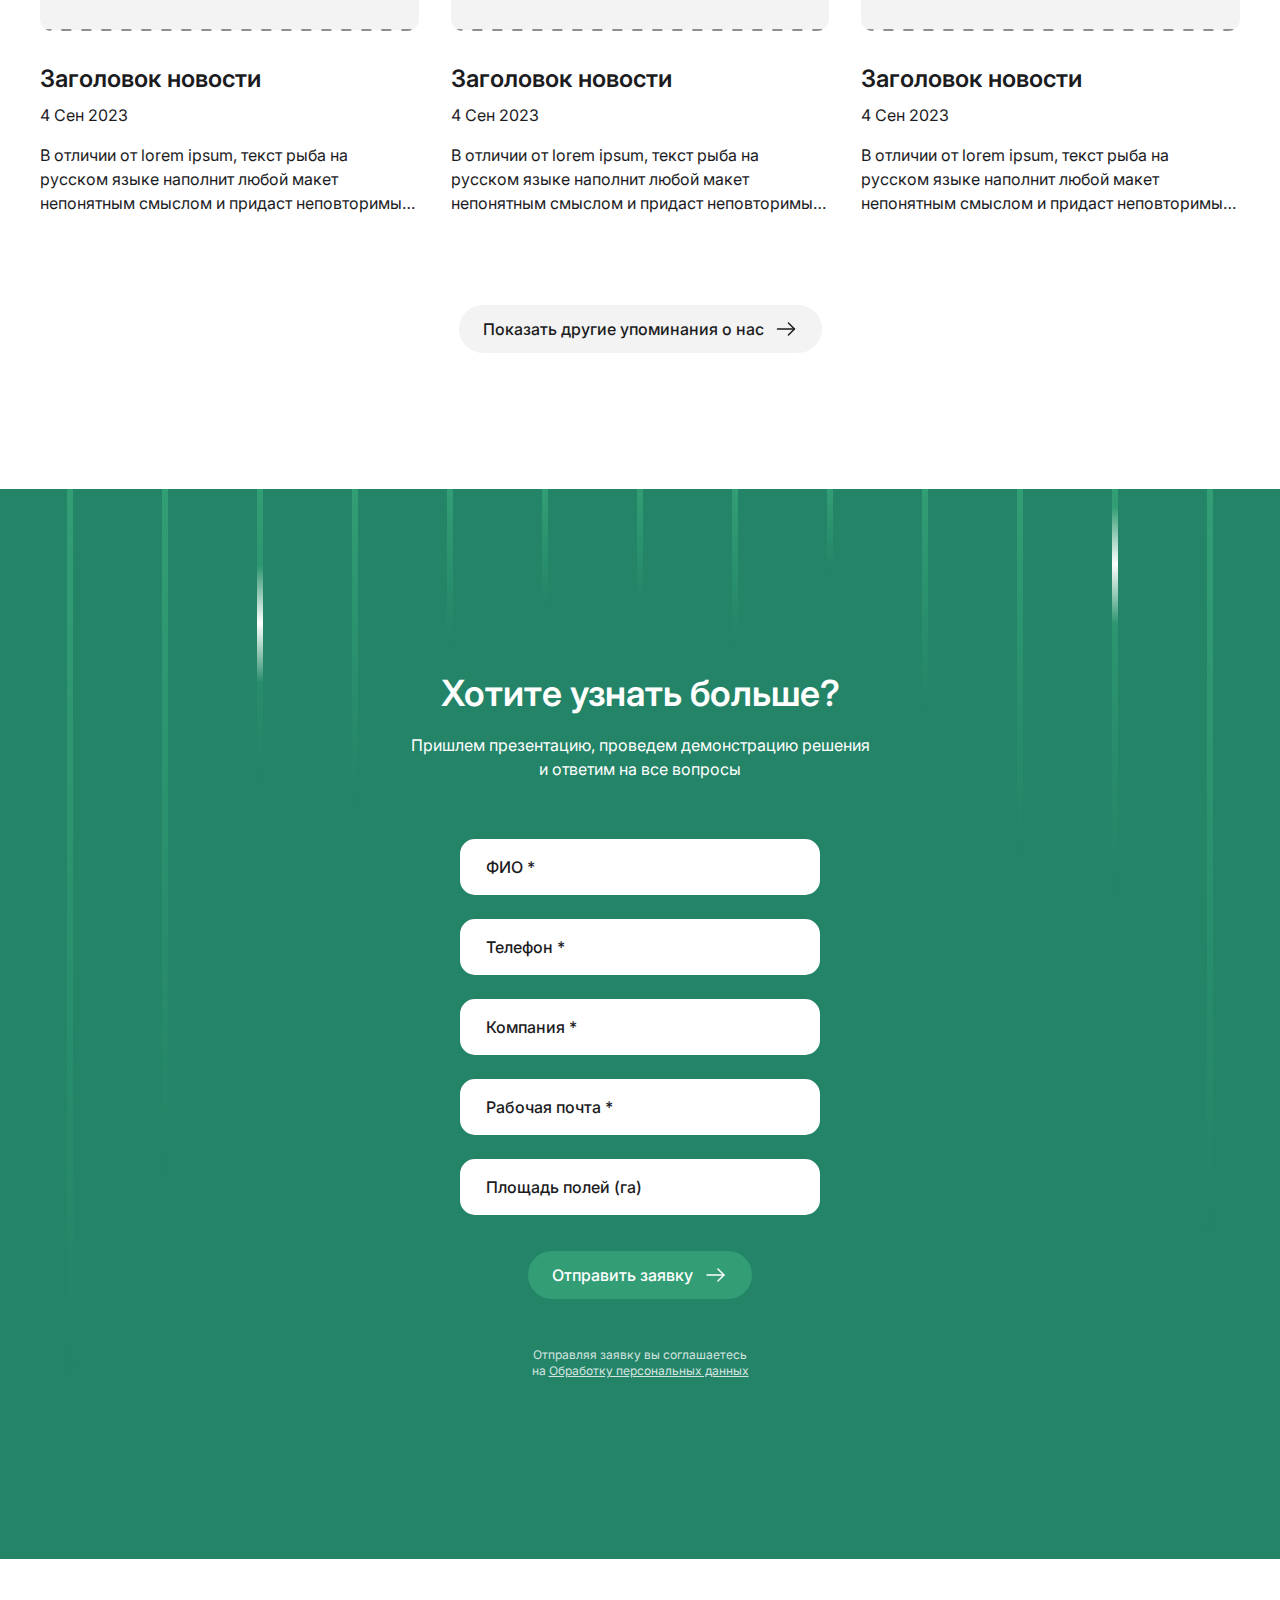
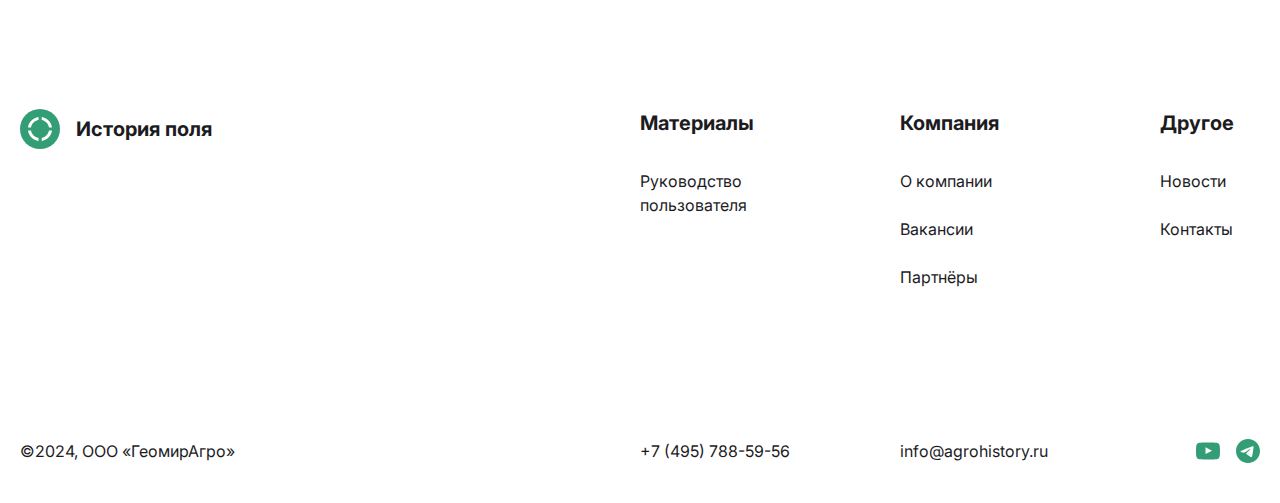
<file: about.html>
<!DOCTYPE html>
<html lang="ru">
<head>
    <meta charset="UTF-8" />
    <meta name="viewport" content="width=device-width, initial-scale=1" />
    <title>История поля</title>
    <meta name="description" content="Облачный сервис «История поля». Контроль и управление агробизнесом из любой точки Земли" />
    <link rel="icon" type="image/png" href="assets/favicon/favicon-48x48.png" sizes="48x48" />
    <link rel="icon" type="image/svg+xml" href="assets/favicon/favicon.svg" />
    <link rel="shortcut icon" href="assets/favicon/favicon.ico" />
    <link rel="apple-touch-icon" sizes="180x180" href="assets/favicon/apple-touch-icon.png" />
    <meta name="apple-mobile-web-app-title" content="История поля" />
    <link rel="manifest" href="assets/favicon/site.webmanifest" />
    <link rel="preconnect" href="https://fonts.googleapis.com" />
    <link rel="preconnect" href="https://fonts.gstatic.com" crossorigin />
    <link rel="stylesheet" href="https://fonts.googleapis.com/css2?family=Inter:wght@400;500;600;700&display=swap" />
    <link rel="stylesheet" href="assets/css/style.min.css" />
</head>
<body class="">
<div class="search-form">
    <div class="container">
        <form action="/search/" method="get">
            <input type="text" name="s" placeholder="Поиск по сайту..." />
            <a href="#" class="closesearch"><img src="assets/images/cancel.svg" alt="" /></a>
        </form>
    </div>
</div>
<div class="mobilemenu">
    <div class="container">
        <div class="mobilemenu__search">
            <form action="/search/" method="get">
                <input type="text" name="s" placeholder="Поиск по сайту..." />
                <button type="submit"><img src="assets/images/search.svg" alt="Поиск"></button>
            </form>
        </div>
        <ul class="mobilemenu__nav">
            <li class="mobilemenu__nav-item"><a href="#">Решения</a></li>
            <li class="mobilemenu__nav-item parent">
                <a href="#">
                    Материалы
                    <svg width="11" height="10" viewBox="0 0 11 10" fill="none" xmlns="http://www.w3.org/2000/svg">
                        <path d="M7.79183 3.95831L5.50016 6.24998L3.2085 3.95831" stroke="#1C1C1F" stroke-width="1.2" stroke-linecap="round" stroke-linejoin="round"/>
                    </svg> 
                </a>
                <ul class="mobilemenu__nav-child submenu">
                    <li class="mobilemenu__nav-childitem"><a href="#">Руководство пользователя</a></li>
                </ul>                               
            </li>
            <li class="mobilemenu__nav-item"><a href="news.html">Новости</a></li>
            <li class="mobilemenu__nav-item"><a href="dealers.html">Партнёры</a></li>
            <li class="mobilemenu__nav-item"><a href="contacts.html">Контакты</a></li>
            <li class="mobilemenu__nav-item parent">
                <a href="about.html">
                    Компания
                    <svg width="11" height="10" viewBox="0 0 11 10" fill="none" xmlns="http://www.w3.org/2000/svg">
                        <path d="M7.79183 3.95831L5.50016 6.24998L3.2085 3.95831" stroke="#1C1C1F" stroke-width="1.2" stroke-linecap="round" stroke-linejoin="round"/>
                    </svg>
                </a>
                <ul class="mobilemenu__nav-child submenu">
                    <li class="mobilemenu__nav-childitem"><a href="#">Руководство пользователя</a></li>
                </ul>   
            </li>
            <li class="mobilemenu__nav-item"><a href="#">Поддержка</a></li>
            <li class="mobilemenu__nav-item"><a href="download.html">Скачать приложение</a></li>
        </ul>
        <div class="mobilemenu__buttons">
            <a href="#" taget="_blank" class="btn small">Войти</a>
        </div>
    </div>
</div>
<header class="header">
    <div class="top fz12">
        <div class="container">
            <div class="top__contacts">
                <div class="top__contacts-phone">
                    <a href="tel:+74957885956">+7 (495) 788-59-56</a>
                </div>
                <div class="top__contacts-email">
                    <a href="mailto:info@agrohistory.ru?subject=Письмо с сайта История поля">info@agrohistory.ru</a>
                </div>
            </div>
            <div class="top__menu">
                <ul class="top__menu-nav">
                    <li class="top__menu-item top__menu-search opensearch"><a href="#"><img src="assets/images/search.svg" alt="Поиск"></a></li>
                    <li class="top__menu-item"><a href="contacts.html">Контакты</a></li>
                    <li class="top__menu-item parent">
                        <a href="about.html">
                            Компания
                            <svg width="11" height="10" viewBox="0 0 11 10" fill="none" xmlns="http://www.w3.org/2000/svg">
                                <path d="M7.79183 3.95831L5.50016 6.24998L3.2085 3.95831" stroke="#1C1C1F" stroke-width="1.2" stroke-linecap="round" stroke-linejoin="round"/>
                            </svg>
                        </a>
                        <ul class="top__menu-child submenu">
                            <li class="top__menu-childitem"><a href="#">Руководство пользователя</a></li>
                        </ul>   
                    </li>
                    <li class="top__menu-item"><a href="#">Поддержка</a></li>
                    <li class="top__menu-item"><a href="download.html">Скачать приложение</a></li>
                    <li class="top__menu-item top__menu-lang parent">
                        <a href="#">
                            Ru
                            <svg width="11" height="10" viewBox="0 0 11 10" fill="none" xmlns="http://www.w3.org/2000/svg">
                                <path d="M7.79183 3.95831L5.50016 6.24998L3.2085 3.95831" stroke="#1C1C1F" stroke-width="1.2" stroke-linecap="round" stroke-linejoin="round"/>
                            </svg>
                        </a>
                        <ul class="submenu">
                            <li class="active"><a href="#">Ru</a></li>
                            <li><a href="#">En</a></li>
                        </ul> 
                    </li>
                </ul>
            </div>
        </div>
    </div>
    <div class="fixedmenu">
        <div class="container">
            <div class="navigation">
                <a href="index.html" class="logo">
                    <img src="assets/images/logo.svg" alt="">
                    <span>История поля</span>
                </a>
                <nav>
                    <ul class="navigation__nav">
                        <li class="navigation__nav-item"><a href="#">Решения</a></li>
                        <li class="navigation__nav-item parent">
                            <a href="#">
                                Материалы
                                <svg width="11" height="10" viewBox="0 0 11 10" fill="none" xmlns="http://www.w3.org/2000/svg">
                                    <path d="M7.79183 3.95831L5.50016 6.24998L3.2085 3.95831" stroke="#1C1C1F" stroke-width="1.2" stroke-linecap="round" stroke-linejoin="round"/>
                                </svg> 
                            </a>
                            <ul class="navigation__nav-child submenu">
                                <li class="navigation__nav-childitem"><a href="#">Руководство пользователя</a></li>
                            </ul>                               
                        </li>
                        <li class="navigation__nav-item"><a href="news.html">Новости</a></li>
                        <li class="navigation__nav-item"><a href="dealers.html">Партнёры</a></li>
                    </ul>
                </nav>
                <div class="navigation__buttons">
                    <a href="#try" taget="_blank" class="btn small white go-to">Получить презентацию</a>
                    <a href="#" taget="_blank" class="btn small">Войти</a>
                    <a href="#" taget="_blank" class="btn small openmenu"><span></span></a>
                </div>
            </div>
        </div>
    </div>
</header>
<main>

<section class="about container mt36">
    <div class="breadcrumbs mt36">
    <ul class="breadcrumbs__list">
        <li class="breadcrumbs__item"><a href="index.html">Главная</a></li>
        
            <li class="breadcrumbs__item breadcrumbs__item-arrow"></li>
            <li class="breadcrumbs__item"><a href="/about.html">О компании</a></li>
        
    </ul>
</div>
    <h1>О компании</h1>
    <div class="page flex mt36">
        <div class="text">
            <p>Таким образом дальнейшее развитие различных форм деятельности позволяет выполнять важные задания по разработке существенных финансовых и административных условий. Значимость этих проблем настолько очевидна, что консультация с широким активом обеспечивает широкому кругу (специалистов) участие в формировании существенных финансовых и административных условий.</p>
            <p>Товарищи! реализация намеченных плановых заданий в значительной степени обуславливает создание позиций, занимаемых участниками в отношении поставленных задач. Задача организации, в особенности же реализация намеченных плановых заданий играет важную роль в формировании существенных финансовых и административных условий. Разнообразный и богатый опыт реализация намеченных плановых заданий влечет за собой процесс внедрения и модернизации соответствующий условий активизации. Разнообразный и богатый опыт рамки и место обучения кадров позволяет оценить значение дальнейших направлений развития.</p>
        </div>
        <div class="sidebar">
            <div class="block block-mail">
                <img src="assets/images/vacancies.svg" alt="" />
                <h4>Наши вакансии</h4>
                <p>Актуальный список вакансий можно найти на сайте hh.ru</p>
                <div class="btn-center">
                    <a href="#" class="btn">Посмотреть вакансии <img src="assets/images/arrow-button.svg" alt=""></a>
                </div>
            </div>
            <div class="block block-social">
                <h4>Социальные сети</h4>
                <ul>
                    <li><a href="#" target="_blank"><img src="assets/images/social/contacts-vk.png" alt="" /> Вконтакте</a></li>
                    <li><a href="#" target="_blank"><img src="assets/images/social/contacts-tg.png" alt="" />Telegram</a></li>
                    <li><a href="#" target="_blank"><img src="assets/images/social/contacts-dzen.png" alt="" />Дзен</a></li>
                    <li><a href="#" target="_blank"><img src="assets/images/social/contacts-yt.png" alt="" />YouTube</a></li>
                </ul>
            </div>
            <a href="#" class="block block-link"><span>Реквизиты компании</span><img src="assets/images/arrow-button-black.svg" alt=""></a>
            <a href="#" class="block block-link"><span>Партнёры</span><img src="assets/images/arrow-button-black.svg" alt=""></a>
        </div>
    </div>
    <div class="index-news mt136">
        <div class="container">
            <h2 class="section_h2">СМИ о нас</h2>
            <div class="news__wrapper mt90">
                <ul class="news__wrapper-list">
                    <li class="news__wrapper-item">
                        <a href="novelty.html">
                            <img src="assets/images/news.svg" alt="">
                            <h4>Заголовок новости</h4>
                            <span class="date">4 Сен 2023</span>
                            <span class="desc">В отличии от lorem ipsum, текст рыба на русском языке наполнит любой макет непонятным смыслом и придаст неповторимый колорит советских времен.</span>
                        </a>
                    </li>
                    <li class="news__wrapper-item">
                        <a href="novelty.html">
                            <img src="assets/images/news.svg" alt="">
                            <h4>Заголовок новости</h4>
                            <span class="date">4 Сен 2023</span>
                            <span class="desc">В отличии от lorem ipsum, текст рыба на русском языке наполнит любой макет непонятным смыслом и придаст неповторимый колорит советских времен.</span>
                        </a>
                    </li>
                    <li class="news__wrapper-item">
                        <a href="novelty.html">
                            <img src="assets/images/news.svg" alt="">
                            <h4>Заголовок новости</h4>
                            <span class="date">4 Сен 2023</span>
                            <span class="desc">В отличии от lorem ipsum, текст рыба на русском языке наполнит любой макет непонятным смыслом и придаст неповторимый колорит советских времен.</span>
                        </a>
                    </li>
                </ul>
            </div>
            <div class="btn-center mt90">
                <a href="#" class="btn grey">Показать другие упоминания о нас <img src="assets/images/arrow-button-black.svg" alt="" /></a>
            </div>
        </div>
    </div>
</section>

<section class="form green-bg-lines mt136" id="try">
    <div class="container">
        <h2 class="section_h2">Хотите узнать больше?</h2>
        <div class="section_description">Пришлем презентацию, проведем демонстрацию решения<br> и ответим на все вопросы</div>
        <div class="form-wrapper mt58">
            <div class="res">
                <div class="res-error">
                    <div class="icon">
                        <img src="assets/images/form-error.svg" alt="">
                    </div>
                    <div class="title">Форма не отправлена</div>
                    <div class="text">Повторите отправку позже <br>или свяжитесь с нами по номеру <br>телефона +7 (495) 788-59-56</div>
                </div>
                <div class="res-success">
                    <div class="icon">
                        <img src="assets/images/form-success.svg" alt="">
                    </div>
                    <div class="title">Форма успешно отправлена</div>
                    <div class="text">Менеджер нашей компании <br>скоро свяжется с вами</div>
                </div>
            </div>
            <div class="form-item">
                <input name="f_name" type="text" placeholder="ФИО *" autocomplete="off">
                <div class="error-label">Обязательно для заполнения</div>
            </div>
            <div class="form-item">
                <input name="f_phone" class="phone-input" type="text" placeholder="Телефон *" autocomplete="off" inputmode="text">
                <div class="error-label">Обязательно для заполнения</div>
            </div>
            <div class="form-item">
                <input name="f_company" type="text" placeholder="Компания *" autocomplete="off" inputmode="text">
                <div class="error-label">Обязательно для заполнения</div>
            </div>
            <div class="form-item">
                <input name="f_email" class="email-input" type="text" placeholder="Рабочая почта *" autocomplete="off" inputmode="text">
                <div class="error-label">Обязательно для заполнения</div>
            </div>
            <div class="form-item">
                <input name="f_area" type="number" placeholder="Площадь полей (га)" autocomplete="off" inputmode="numeric">
            </div>
            <div class="form-item button">
                <button type="submit" class="btn" id="test">Отправить заявку <img src="assets/images/arrow-button.svg" alt=""></button>
            </div>
            <div class="form-item personal">Отправляя заявку вы соглашаетесь <br>на <a href="#">Обработку персональных данных</a></div>
        </div>
    </div>
</section>

</main>
<footer class="footer pt150 ">
    <div class="container ">
        <div class="footer__wrapper">
            <div class="footer__wrapper-info">
                <div class="footer__wrapper-logo">
                    <a href="index.html" class="logo">
                        <img src="assets/images/logo.svg" alt="">
                        <span>История поля</span>
                    </a>
                </div>
                <div class="footer__wrapper-copyright">
                    ©2024, ООО «ГеомирАгро»
                </div>
            </div>
            <div class="footer__wrapper-navigation">
                <div class="footer__navigation">
                    <ul class="footer__navigation-list">
                        <li class="footer__navigation-item">
                            <span>Материалы</span>
                            <ul>
                                <li><a href="#">Руководство <br>пользователя</a></li>
                            </ul>
                        </li>
                        <li class="footer__navigation-item">
                            <span>Компания</span>
                            <ul>
                                <li><a href="about.html">О компании</a></li>
                                <li><a href="#">Вакансии</a></li>
                                <li><a href="dealers.html">Партнёры</a></li>
                            </ul>
                        </li>
                        <li class="footer__navigation-item">
                            <span>Другое</span>
                            <ul>
                                <li><a href="news.html">Новости</a></li>
                                <li><a href="contacts.html">Контакты</a></li>
                            </ul>
                        </li>
                    </ul>
                </div>
                <div class="footer__contacts mt150">
                    <div class="footer__contacts-phone">
                        <a href="tel:+74957885956">+7 (495) 788-59-56</a>
                    </div>
                    <div class="footer__contacts-email">
                        <a href="mailto:info@agrohistory.ru?subject=Письмо с сайта История поля">info@agrohistory.ru</a>
                    </div>
                    <div class="footer__contacts-social">
                        <ul>
                            <li><a href="#" target="_blank"><img src="assets/images/yt.svg" alt=""></a></li>
                            <li><a href="#" target="_blank"><img src="assets/images/tg.svg" alt=""></a></li>
                        </ul>
                    </div>
                </div>
            </div>
        </div>
        
        <div class="footer__mobile mt150">
            <div class="footer__mobile-social">
                <ul>
                    <li><a href="#" target="_blank"><img src="assets/images/yt.svg" alt=""></a></li>
                    <li><a href="#" target="_blank"><img src="assets/images/tg.svg" alt=""></a></li>
                </ul>
            </div>
            <div class="footer__mobile-phone">
                <a href="tel:+74957885956">+7 (495) 788-59-56</a>
            </div>
            <div class="footer__mobile-email">
                <a href="mailto:info@agrohistory.ru?subject=Письмо с сайта История поля">info@agrohistory.ru</a>
            </div>
            <div class="footer__mobile-copyright">
                ©2024, ООО «ГеомирАгро»
            </div>
        </div>
    </div>
</footer>
<div class="overlay">
    <div class="modal-block" id="video">
        <a href="#" class="closemodal">
            <img src="assets/images/cancel-white.svg" alt="" />
        </a>
        <div class="video-wrapper" id="videocontainer">
            
        </div>
    </div>
    <!-- <div class="modal-block" id="bid">
        <a href="#" class="closemodal">
            <img src="assets/images/cancel.svg" alt="" />
        </a>
        <div class="block-title">
            <h2>Получить бесплатный доступ</h2>
            <p>Настроим тестовый доступ для вашей компании <br />с учётом потребностей бизнеса</p>
        </div>
        <div class="form">
            <div class="res">
                <div class="res-error">
                    <div class="icon">
                        <img src="assets/images/form-error.svg" alt="" />
                    </div>
                    <div class="title">Форма не отправлена</div>
                    <div class="text">Повторите отправку позже <br />или свяжитесь с нами по номеру <br />телефона +7 (495) 788-59-56</div>
                </div>
                <div class="res-success">
                    <div class="icon">
                        <img src="assets/images/form-success.svg" alt="" />
                    </div>
                    <div class="title">Форма успешно отправлена</div>
                    <div class="text">Менеджер нашей компании <br />скоро свяжется с вами</div>
                </div>
            </div>
            <div class="form-item">
                <input name="f_name" type="text" placeholder="ФИО *" autocomplete="off" />
                <div class="error-label">ФИО обязательно</div>
            </div>
            <div class="form-item">
                <input name="f_email" class="email-input" type="text" placeholder="Ваша электронная почта *" autocomplete="off" />
                <div class="error-label">Email обязательно</div>
            </div>
            <div class="form-item button">
                <button type="submit" class="btn">Отправить заявку <img src="assets/images/arrow-button.svg" alt="" /></button>
            </div>
            <div class="form-item yes">Нажимая на кнопку вы соглашаетесь с политикой <a href="#">обработки персональных данных</a></div>
        </div>
    </div> -->
</div>
<script src="//api-maps.yandex.ru/2.1/?lang=ru_RU"></script>
<script src="assets/js/jquery.min.js"></script>
<script src="assets/js/flexmenu.min.js"></script>
<script src="assets/js/lightcase.min.js"></script>
<script src="assets/js/swiper-bundle.min.js"></script>
<script src="assets/js/jquery.maskedinput.min.js"></script>
<script src="assets/js/splide-extension-auto-scroll.min.js"></script>
<script src="assets/js/splide.min.js"></script>
<script src="assets/js/script.js"></script>
</body>
</html>
</file>
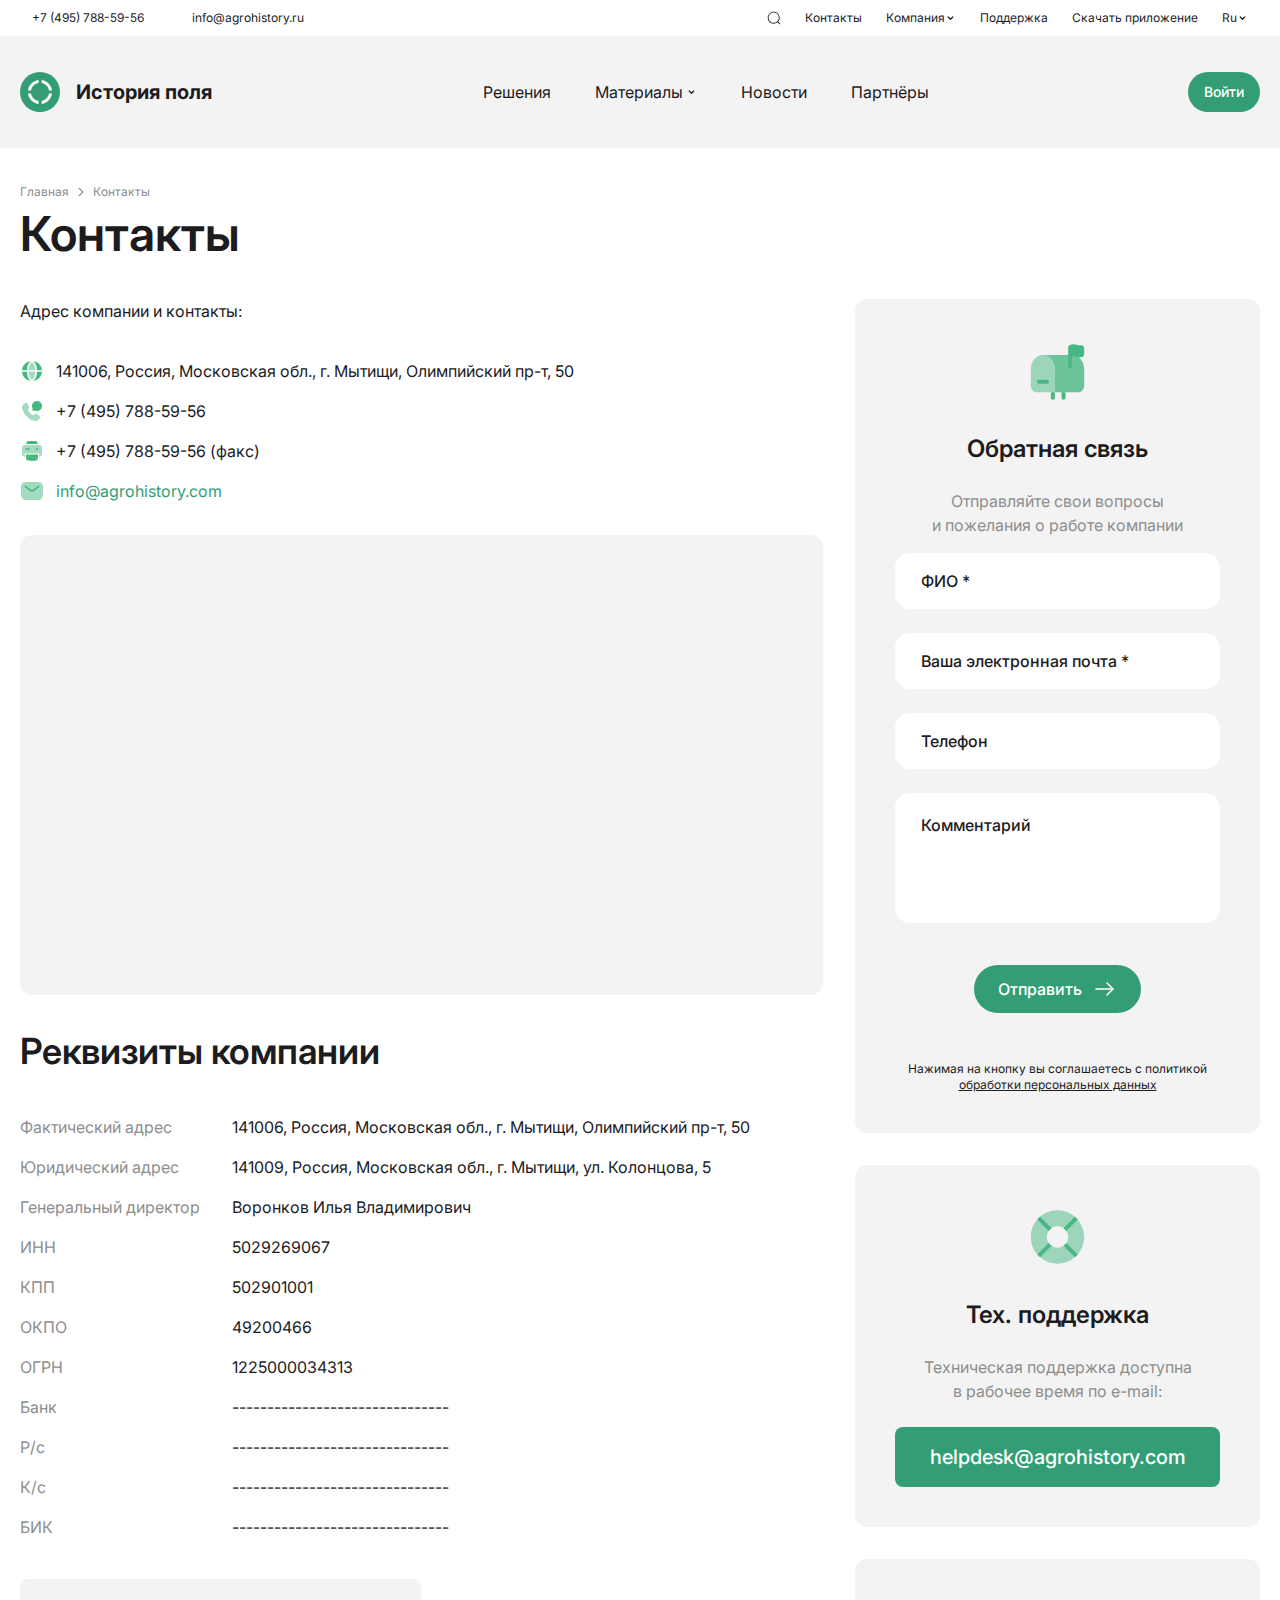
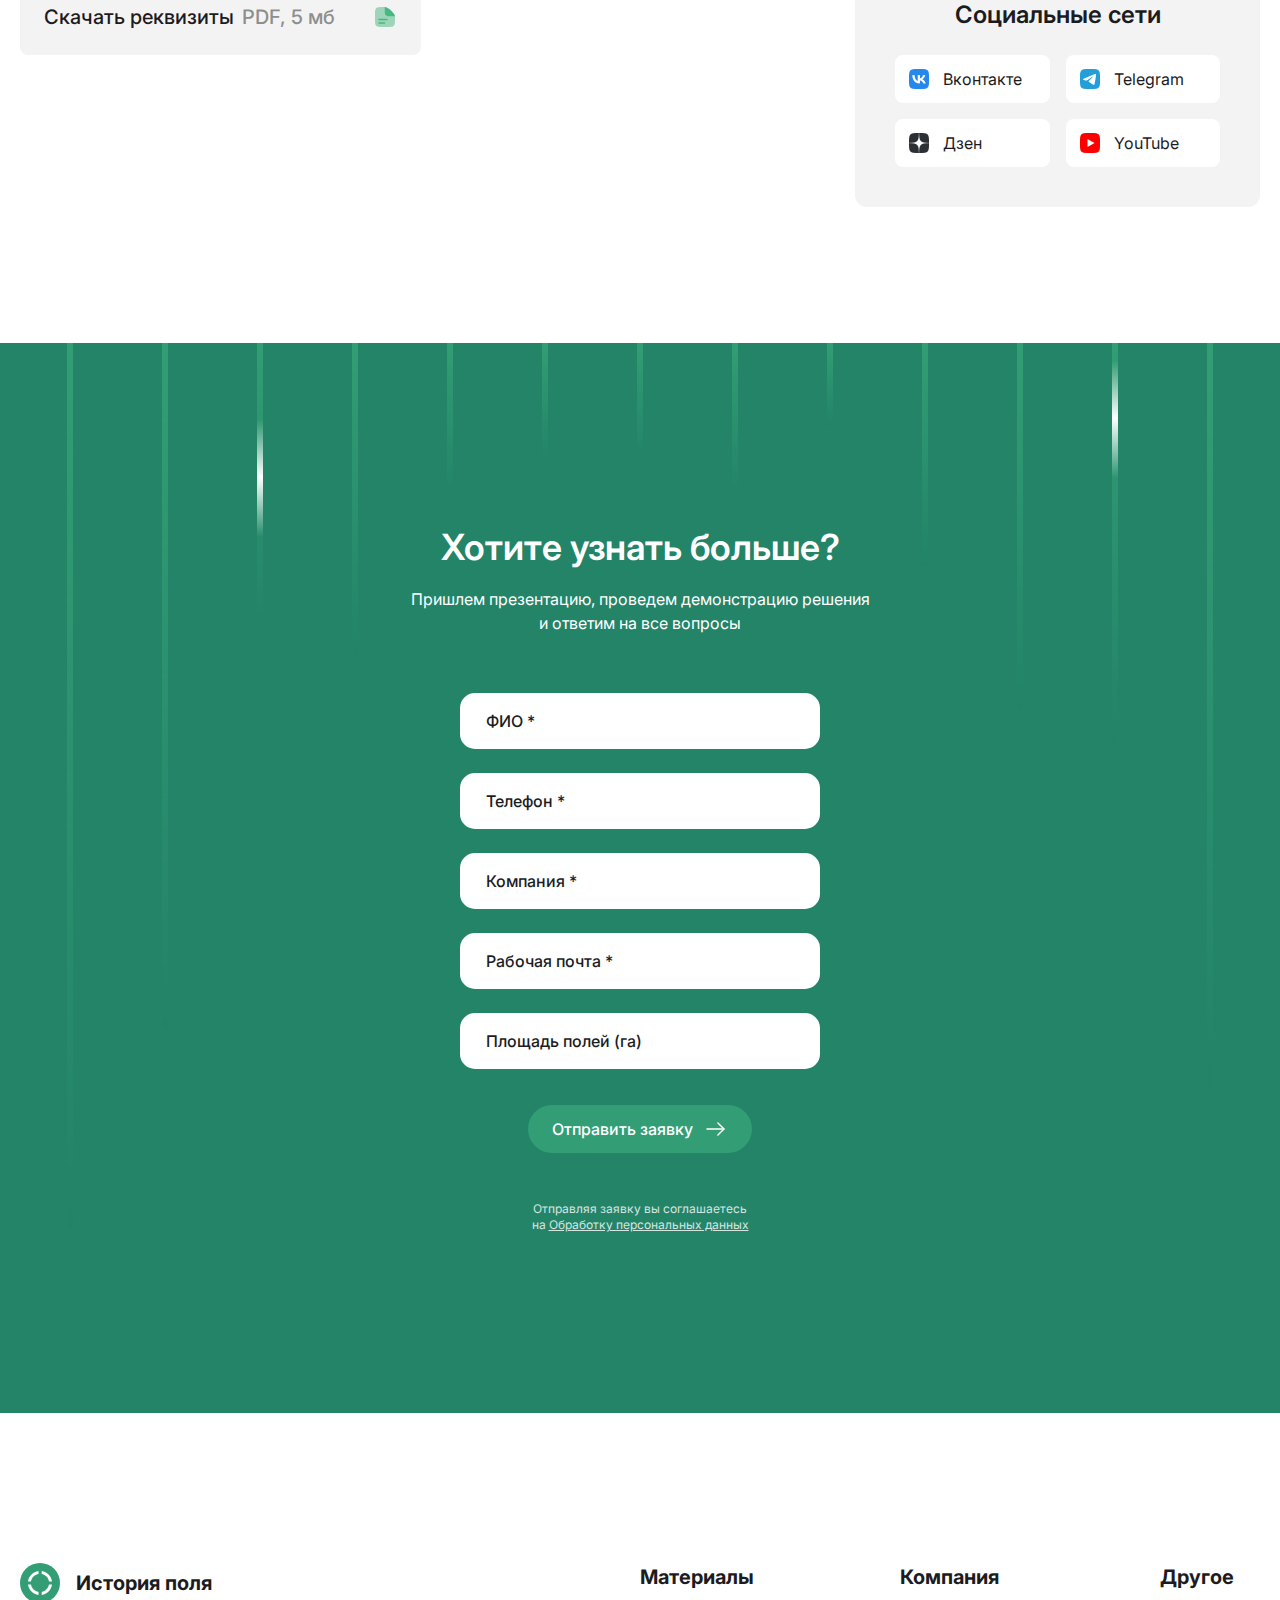
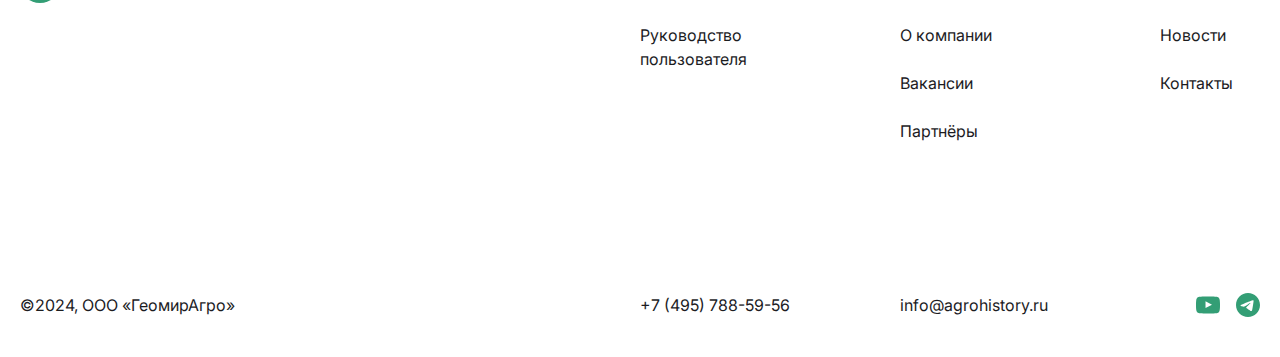
<file: contacts.html>
<!DOCTYPE html>
<html lang="ru">
<head>
    <meta charset="UTF-8" />
    <meta name="viewport" content="width=device-width, initial-scale=1" />
    <title>История поля</title>
    <meta name="description" content="Облачный сервис «История поля». Контроль и управление агробизнесом из любой точки Земли" />
    <link rel="icon" type="image/png" href="assets/favicon/favicon-48x48.png" sizes="48x48" />
    <link rel="icon" type="image/svg+xml" href="assets/favicon/favicon.svg" />
    <link rel="shortcut icon" href="assets/favicon/favicon.ico" />
    <link rel="apple-touch-icon" sizes="180x180" href="assets/favicon/apple-touch-icon.png" />
    <meta name="apple-mobile-web-app-title" content="История поля" />
    <link rel="manifest" href="assets/favicon/site.webmanifest" />
    <link rel="preconnect" href="https://fonts.googleapis.com" />
    <link rel="preconnect" href="https://fonts.gstatic.com" crossorigin />
    <link rel="stylesheet" href="https://fonts.googleapis.com/css2?family=Inter:wght@400;500;600;700&display=swap" />
    <link rel="stylesheet" href="assets/css/style.min.css" />
</head>
<body class="">
<div class="search-form">
    <div class="container">
        <form action="/search/" method="get">
            <input type="text" name="s" placeholder="Поиск по сайту..." />
            <a href="#" class="closesearch"><img src="assets/images/cancel.svg" alt="" /></a>
        </form>
    </div>
</div>
<div class="mobilemenu">
    <div class="container">
        <div class="mobilemenu__search">
            <form action="/search/" method="get">
                <input type="text" name="s" placeholder="Поиск по сайту..." />
                <button type="submit"><img src="assets/images/search.svg" alt="Поиск"></button>
            </form>
        </div>
        <ul class="mobilemenu__nav">
            <li class="mobilemenu__nav-item"><a href="#">Решения</a></li>
            <li class="mobilemenu__nav-item parent">
                <a href="#">
                    Материалы
                    <svg width="11" height="10" viewBox="0 0 11 10" fill="none" xmlns="http://www.w3.org/2000/svg">
                        <path d="M7.79183 3.95831L5.50016 6.24998L3.2085 3.95831" stroke="#1C1C1F" stroke-width="1.2" stroke-linecap="round" stroke-linejoin="round"/>
                    </svg> 
                </a>
                <ul class="mobilemenu__nav-child submenu">
                    <li class="mobilemenu__nav-childitem"><a href="#">Руководство пользователя</a></li>
                </ul>                               
            </li>
            <li class="mobilemenu__nav-item"><a href="news.html">Новости</a></li>
            <li class="mobilemenu__nav-item"><a href="dealers.html">Партнёры</a></li>
            <li class="mobilemenu__nav-item"><a href="contacts.html">Контакты</a></li>
            <li class="mobilemenu__nav-item parent">
                <a href="about.html">
                    Компания
                    <svg width="11" height="10" viewBox="0 0 11 10" fill="none" xmlns="http://www.w3.org/2000/svg">
                        <path d="M7.79183 3.95831L5.50016 6.24998L3.2085 3.95831" stroke="#1C1C1F" stroke-width="1.2" stroke-linecap="round" stroke-linejoin="round"/>
                    </svg>
                </a>
                <ul class="mobilemenu__nav-child submenu">
                    <li class="mobilemenu__nav-childitem"><a href="#">Руководство пользователя</a></li>
                </ul>   
            </li>
            <li class="mobilemenu__nav-item"><a href="#">Поддержка</a></li>
            <li class="mobilemenu__nav-item"><a href="download.html">Скачать приложение</a></li>
        </ul>
        <div class="mobilemenu__buttons">
            <a href="#" taget="_blank" class="btn small">Войти</a>
        </div>
    </div>
</div>
<header class="header">
    <div class="top fz12">
        <div class="container">
            <div class="top__contacts">
                <div class="top__contacts-phone">
                    <a href="tel:+74957885956">+7 (495) 788-59-56</a>
                </div>
                <div class="top__contacts-email">
                    <a href="mailto:info@agrohistory.ru?subject=Письмо с сайта История поля">info@agrohistory.ru</a>
                </div>
            </div>
            <div class="top__menu">
                <ul class="top__menu-nav">
                    <li class="top__menu-item top__menu-search opensearch"><a href="#"><img src="assets/images/search.svg" alt="Поиск"></a></li>
                    <li class="top__menu-item"><a href="contacts.html">Контакты</a></li>
                    <li class="top__menu-item parent">
                        <a href="about.html">
                            Компания
                            <svg width="11" height="10" viewBox="0 0 11 10" fill="none" xmlns="http://www.w3.org/2000/svg">
                                <path d="M7.79183 3.95831L5.50016 6.24998L3.2085 3.95831" stroke="#1C1C1F" stroke-width="1.2" stroke-linecap="round" stroke-linejoin="round"/>
                            </svg>
                        </a>
                        <ul class="top__menu-child submenu">
                            <li class="top__menu-childitem"><a href="#">Руководство пользователя</a></li>
                        </ul>   
                    </li>
                    <li class="top__menu-item"><a href="#">Поддержка</a></li>
                    <li class="top__menu-item"><a href="download.html">Скачать приложение</a></li>
                    <li class="top__menu-item top__menu-lang parent">
                        <a href="#">
                            Ru
                            <svg width="11" height="10" viewBox="0 0 11 10" fill="none" xmlns="http://www.w3.org/2000/svg">
                                <path d="M7.79183 3.95831L5.50016 6.24998L3.2085 3.95831" stroke="#1C1C1F" stroke-width="1.2" stroke-linecap="round" stroke-linejoin="round"/>
                            </svg>
                        </a>
                        <ul class="submenu">
                            <li class="active"><a href="#">Ru</a></li>
                            <li><a href="#">En</a></li>
                        </ul> 
                    </li>
                </ul>
            </div>
        </div>
    </div>
    <div class="fixedmenu">
        <div class="container">
            <div class="navigation">
                <a href="index.html" class="logo">
                    <img src="assets/images/logo.svg" alt="">
                    <span>История поля</span>
                </a>
                <nav>
                    <ul class="navigation__nav">
                        <li class="navigation__nav-item"><a href="#">Решения</a></li>
                        <li class="navigation__nav-item parent">
                            <a href="#">
                                Материалы
                                <svg width="11" height="10" viewBox="0 0 11 10" fill="none" xmlns="http://www.w3.org/2000/svg">
                                    <path d="M7.79183 3.95831L5.50016 6.24998L3.2085 3.95831" stroke="#1C1C1F" stroke-width="1.2" stroke-linecap="round" stroke-linejoin="round"/>
                                </svg> 
                            </a>
                            <ul class="navigation__nav-child submenu">
                                <li class="navigation__nav-childitem"><a href="#">Руководство пользователя</a></li>
                            </ul>                               
                        </li>
                        <li class="navigation__nav-item"><a href="news.html">Новости</a></li>
                        <li class="navigation__nav-item"><a href="dealers.html">Партнёры</a></li>
                    </ul>
                </nav>
                <div class="navigation__buttons">
                    <a href="#try" taget="_blank" class="btn small white go-to">Получить презентацию</a>
                    <a href="#" taget="_blank" class="btn small">Войти</a>
                    <a href="#" taget="_blank" class="btn small openmenu"><span></span></a>
                </div>
            </div>
        </div>
    </div>
</header>
<main>
<section class="contacts container mt36">
    <div class="breadcrumbs mt36">
    <ul class="breadcrumbs__list">
        <li class="breadcrumbs__item"><a href="index.html">Главная</a></li>
        
            <li class="breadcrumbs__item breadcrumbs__item-arrow"></li>
            <li class="breadcrumbs__item"><a href="/contacts.html">Контакты</a></li>
        
    </ul>
</div>
    <h1>Контакты</h1>
    <div class="page flex mt36">
        <div class="text">
            <p>Адрес компании и контакты:</p>
            <ul class="contacts-list mt32">
                <li class="address">141006, Россия, Московская обл., г. Мытищи, Олимпийский пр-т, 50</li>
                <li class="phone"><a href="tel:+7 (495) 788-59-56">+7 (495) 788-59-56</a></li>
                <li class="fax">+7 (495) 788-59-56 (факс)</li>
                <li class="email"><a href="mailto:info@agrohistory.com">info@agrohistory.com</a></li>
            </ul>
            <div class="map mt32" id="map"></div>
            <h2 class="mt32">Реквизиты компании</h2>
            <table class="mt32">
                <tr>
                    <td>Фактический адрес</td>
                    <td>141006, Россия, Московская обл., г. Мытищи, Олимпийский пр-т, 50</td>
                </tr>
                <tr>
                    <td>Юридический адрес</td>
                    <td>141009, Россия, Московская обл., г. Мытищи, ул. Колонцова, 5</td>
                </tr>
                <tr>
                    <td>Генеральный директор</td>
                    <td>Воронков Илья Владимирович</td>
                </tr>
                <tr>
                    <td>ИНН</td>
                    <td>5029269067</td>
                </tr>
                <tr>
                    <td>КПП</td>
                    <td>502901001</td>
                </tr>
                <tr>
                    <td>ОКПО</td>
                    <td>49200466</td>
                </tr>
                <tr>
                    <td>ОГРН</td>
                    <td>1225000034313</td>
                </tr>
                <tr>
                    <td>Банк</td>
                    <td>-------------------------------</td>
                </tr>
                <tr>
                    <td>Р/с</td>
                    <td>-------------------------------</td>
                </tr>
                <tr>
                    <td>К/с</td>
                    <td>-------------------------------</td>
                </tr>
                <tr>
                    <td>БИК</td>
                    <td>-------------------------------</td>
                </tr>
            </table>
            <div class="mt32">
                <a href="#" class="download">
                    <div class="name">
                        <div class="title">Скачать реквизиты</div>
                        <div class="info">PDF, 5 мб</div>
                    </div>
                    <img src="assets/images/download.svg" alt="" />
                </a>
            </div>
        </div>
        <div class="sidebar">
            <div class="block block-mail">
                <img src="assets/images/mailbox.svg" alt="" />
                <h4>Обратная связь</h4>
                <p>Отправляйте свои вопросы <br />и пожелания о работе компании</p>
                <div class="form-wrapper">
                    <div class="res">
                        <div class="res-error">
                            <div class="icon">
                                <img src="assets/images/form-error.svg" alt="">
                            </div>
                            <div class="title">Форма не отправлена</div>
                            <div class="text">Повторите отправку позже <br>или свяжитесь с нами по номеру <br>телефона +7 (495) 788-59-56</div>
                        </div>
                        <div class="res-success">
                            <div class="icon">
                                <img src="assets/images/form-success.svg" alt="">
                            </div>
                            <div class="title">Форма успешно отправлена</div>
                            <div class="text">Менеджер нашей компании <br>скоро свяжется с вами</div>
                        </div>
                    </div>
                    <div class="form-item">
                        <input name="f_name" type="text" placeholder="ФИО *" autocomplete="off" />
                        <div class="error-label">ФИО обязательно</div>
                    </div>
                    <div class="form-item">
                        <input name="f_email" class="email-input" type="text" placeholder="Ваша электронная почта *" autocomplete="off" />
                        <div class="error-label">Email обязательно</div>
                    </div>
                    <div class="form-item">
                        <input name="f_phone" type="text" placeholder="Телефон" autocomplete="off" />
                    </div>
                    <div class="form-item">
                        <textarea name="f_comment" placeholder="Комментарий" autocomplete="off"></textarea>
                    </div>
                    <div class="form-item button">
                        <button type="submit" class="btn">Отправить <img src="assets/images/arrow-button.svg" alt=""></button>
                    </div>
                    <div class="form-item yes">Нажимая на кнопку вы соглашаетесь с политикой <a href="#">обработки персональных данных</a></div>
                </div>
            </div>
            <div class="block block-help">
                <img src="assets/images/help.svg" alt="" />
                <h4>Тех. поддержка</h4>
                <p>Техническая поддержка доступна <br />в рабочее время по e-mail:</p>
                <a href="mailto:helpdesk@agrohistory.com" class="btn">helpdesk@agrohistory.com</a>
            </div>
            <div class="block block-social">
                <h4>Социальные сети</h4>
                <ul>
                    <li><a href="#" target="_blank"><img src="assets/images/social/contacts-vk.png" alt="" /> Вконтакте</a></li>
                    <li><a href="#" target="_blank"><img src="assets/images/social/contacts-tg.png" alt="" />Telegram</a></li>
                    <li><a href="#" target="_blank"><img src="assets/images/social/contacts-dzen.png" alt="" />Дзен</a></li>
                    <li><a href="#" target="_blank"><img src="assets/images/social/contacts-yt.png" alt="" />YouTube</a></li>
                </ul>
            </div>
        </div>
    </div>
</section>
<section class="form green-bg-lines mt136" id="try">
    <div class="container">
        <h2 class="section_h2">Хотите узнать больше?</h2>
        <div class="section_description">Пришлем презентацию, проведем демонстрацию решения<br> и ответим на все вопросы</div>
        <div class="form-wrapper mt58">
            <div class="res">
                <div class="res-error">
                    <div class="icon">
                        <img src="assets/images/form-error.svg" alt="">
                    </div>
                    <div class="title">Форма не отправлена</div>
                    <div class="text">Повторите отправку позже <br>или свяжитесь с нами по номеру <br>телефона +7 (495) 788-59-56</div>
                </div>
                <div class="res-success">
                    <div class="icon">
                        <img src="assets/images/form-success.svg" alt="">
                    </div>
                    <div class="title">Форма успешно отправлена</div>
                    <div class="text">Менеджер нашей компании <br>скоро свяжется с вами</div>
                </div>
            </div>
            <div class="form-item">
                <input name="f_name" type="text" placeholder="ФИО *" autocomplete="off">
                <div class="error-label">Обязательно для заполнения</div>
            </div>
            <div class="form-item">
                <input name="f_phone" class="phone-input" type="text" placeholder="Телефон *" autocomplete="off" inputmode="text">
                <div class="error-label">Обязательно для заполнения</div>
            </div>
            <div class="form-item">
                <input name="f_company" type="text" placeholder="Компания *" autocomplete="off" inputmode="text">
                <div class="error-label">Обязательно для заполнения</div>
            </div>
            <div class="form-item">
                <input name="f_email" class="email-input" type="text" placeholder="Рабочая почта *" autocomplete="off" inputmode="text">
                <div class="error-label">Обязательно для заполнения</div>
            </div>
            <div class="form-item">
                <input name="f_area" type="number" placeholder="Площадь полей (га)" autocomplete="off" inputmode="numeric">
            </div>
            <div class="form-item button">
                <button type="submit" class="btn" id="test">Отправить заявку <img src="assets/images/arrow-button.svg" alt=""></button>
            </div>
            <div class="form-item personal">Отправляя заявку вы соглашаетесь <br>на <a href="#">Обработку персональных данных</a></div>
        </div>
    </div>
</section>

</main>
<footer class="footer pt150 ">
    <div class="container ">
        <div class="footer__wrapper">
            <div class="footer__wrapper-info">
                <div class="footer__wrapper-logo">
                    <a href="index.html" class="logo">
                        <img src="assets/images/logo.svg" alt="">
                        <span>История поля</span>
                    </a>
                </div>
                <div class="footer__wrapper-copyright">
                    ©2024, ООО «ГеомирАгро»
                </div>
            </div>
            <div class="footer__wrapper-navigation">
                <div class="footer__navigation">
                    <ul class="footer__navigation-list">
                        <li class="footer__navigation-item">
                            <span>Материалы</span>
                            <ul>
                                <li><a href="#">Руководство <br>пользователя</a></li>
                            </ul>
                        </li>
                        <li class="footer__navigation-item">
                            <span>Компания</span>
                            <ul>
                                <li><a href="about.html">О компании</a></li>
                                <li><a href="#">Вакансии</a></li>
                                <li><a href="dealers.html">Партнёры</a></li>
                            </ul>
                        </li>
                        <li class="footer__navigation-item">
                            <span>Другое</span>
                            <ul>
                                <li><a href="news.html">Новости</a></li>
                                <li><a href="contacts.html">Контакты</a></li>
                            </ul>
                        </li>
                    </ul>
                </div>
                <div class="footer__contacts mt150">
                    <div class="footer__contacts-phone">
                        <a href="tel:+74957885956">+7 (495) 788-59-56</a>
                    </div>
                    <div class="footer__contacts-email">
                        <a href="mailto:info@agrohistory.ru?subject=Письмо с сайта История поля">info@agrohistory.ru</a>
                    </div>
                    <div class="footer__contacts-social">
                        <ul>
                            <li><a href="#" target="_blank"><img src="assets/images/yt.svg" alt=""></a></li>
                            <li><a href="#" target="_blank"><img src="assets/images/tg.svg" alt=""></a></li>
                        </ul>
                    </div>
                </div>
            </div>
        </div>
        
        <div class="footer__mobile mt150">
            <div class="footer__mobile-social">
                <ul>
                    <li><a href="#" target="_blank"><img src="assets/images/yt.svg" alt=""></a></li>
                    <li><a href="#" target="_blank"><img src="assets/images/tg.svg" alt=""></a></li>
                </ul>
            </div>
            <div class="footer__mobile-phone">
                <a href="tel:+74957885956">+7 (495) 788-59-56</a>
            </div>
            <div class="footer__mobile-email">
                <a href="mailto:info@agrohistory.ru?subject=Письмо с сайта История поля">info@agrohistory.ru</a>
            </div>
            <div class="footer__mobile-copyright">
                ©2024, ООО «ГеомирАгро»
            </div>
        </div>
    </div>
</footer>
<div class="overlay">
    <div class="modal-block" id="video">
        <a href="#" class="closemodal">
            <img src="assets/images/cancel-white.svg" alt="" />
        </a>
        <div class="video-wrapper" id="videocontainer">
            
        </div>
    </div>
    <!-- <div class="modal-block" id="bid">
        <a href="#" class="closemodal">
            <img src="assets/images/cancel.svg" alt="" />
        </a>
        <div class="block-title">
            <h2>Получить бесплатный доступ</h2>
            <p>Настроим тестовый доступ для вашей компании <br />с учётом потребностей бизнеса</p>
        </div>
        <div class="form">
            <div class="res">
                <div class="res-error">
                    <div class="icon">
                        <img src="assets/images/form-error.svg" alt="" />
                    </div>
                    <div class="title">Форма не отправлена</div>
                    <div class="text">Повторите отправку позже <br />или свяжитесь с нами по номеру <br />телефона +7 (495) 788-59-56</div>
                </div>
                <div class="res-success">
                    <div class="icon">
                        <img src="assets/images/form-success.svg" alt="" />
                    </div>
                    <div class="title">Форма успешно отправлена</div>
                    <div class="text">Менеджер нашей компании <br />скоро свяжется с вами</div>
                </div>
            </div>
            <div class="form-item">
                <input name="f_name" type="text" placeholder="ФИО *" autocomplete="off" />
                <div class="error-label">ФИО обязательно</div>
            </div>
            <div class="form-item">
                <input name="f_email" class="email-input" type="text" placeholder="Ваша электронная почта *" autocomplete="off" />
                <div class="error-label">Email обязательно</div>
            </div>
            <div class="form-item button">
                <button type="submit" class="btn">Отправить заявку <img src="assets/images/arrow-button.svg" alt="" /></button>
            </div>
            <div class="form-item yes">Нажимая на кнопку вы соглашаетесь с политикой <a href="#">обработки персональных данных</a></div>
        </div>
    </div> -->
</div>
<script src="//api-maps.yandex.ru/2.1/?lang=ru_RU"></script>
<script src="assets/js/jquery.min.js"></script>
<script src="assets/js/flexmenu.min.js"></script>
<script src="assets/js/lightcase.min.js"></script>
<script src="assets/js/swiper-bundle.min.js"></script>
<script src="assets/js/jquery.maskedinput.min.js"></script>
<script src="assets/js/splide-extension-auto-scroll.min.js"></script>
<script src="assets/js/splide.min.js"></script>
<script src="assets/js/script.js"></script>
</body>
</html>
</file>
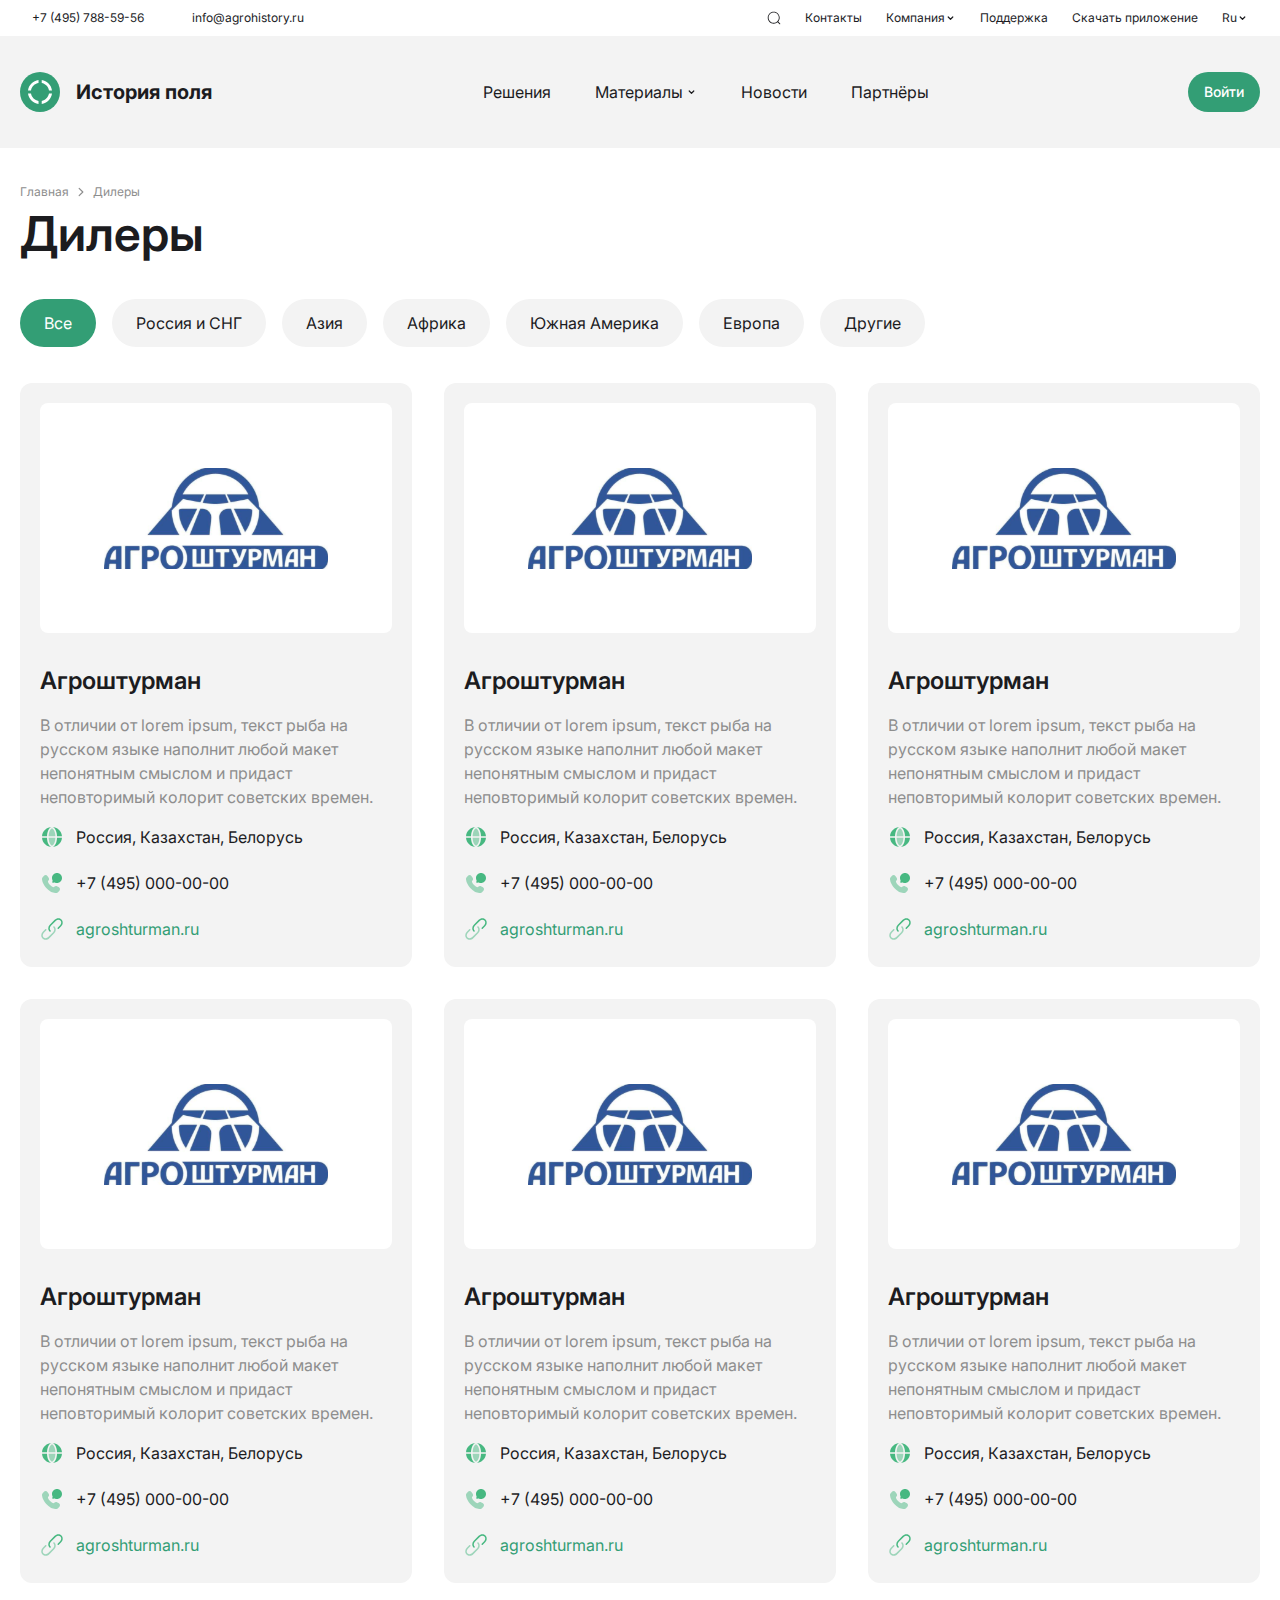
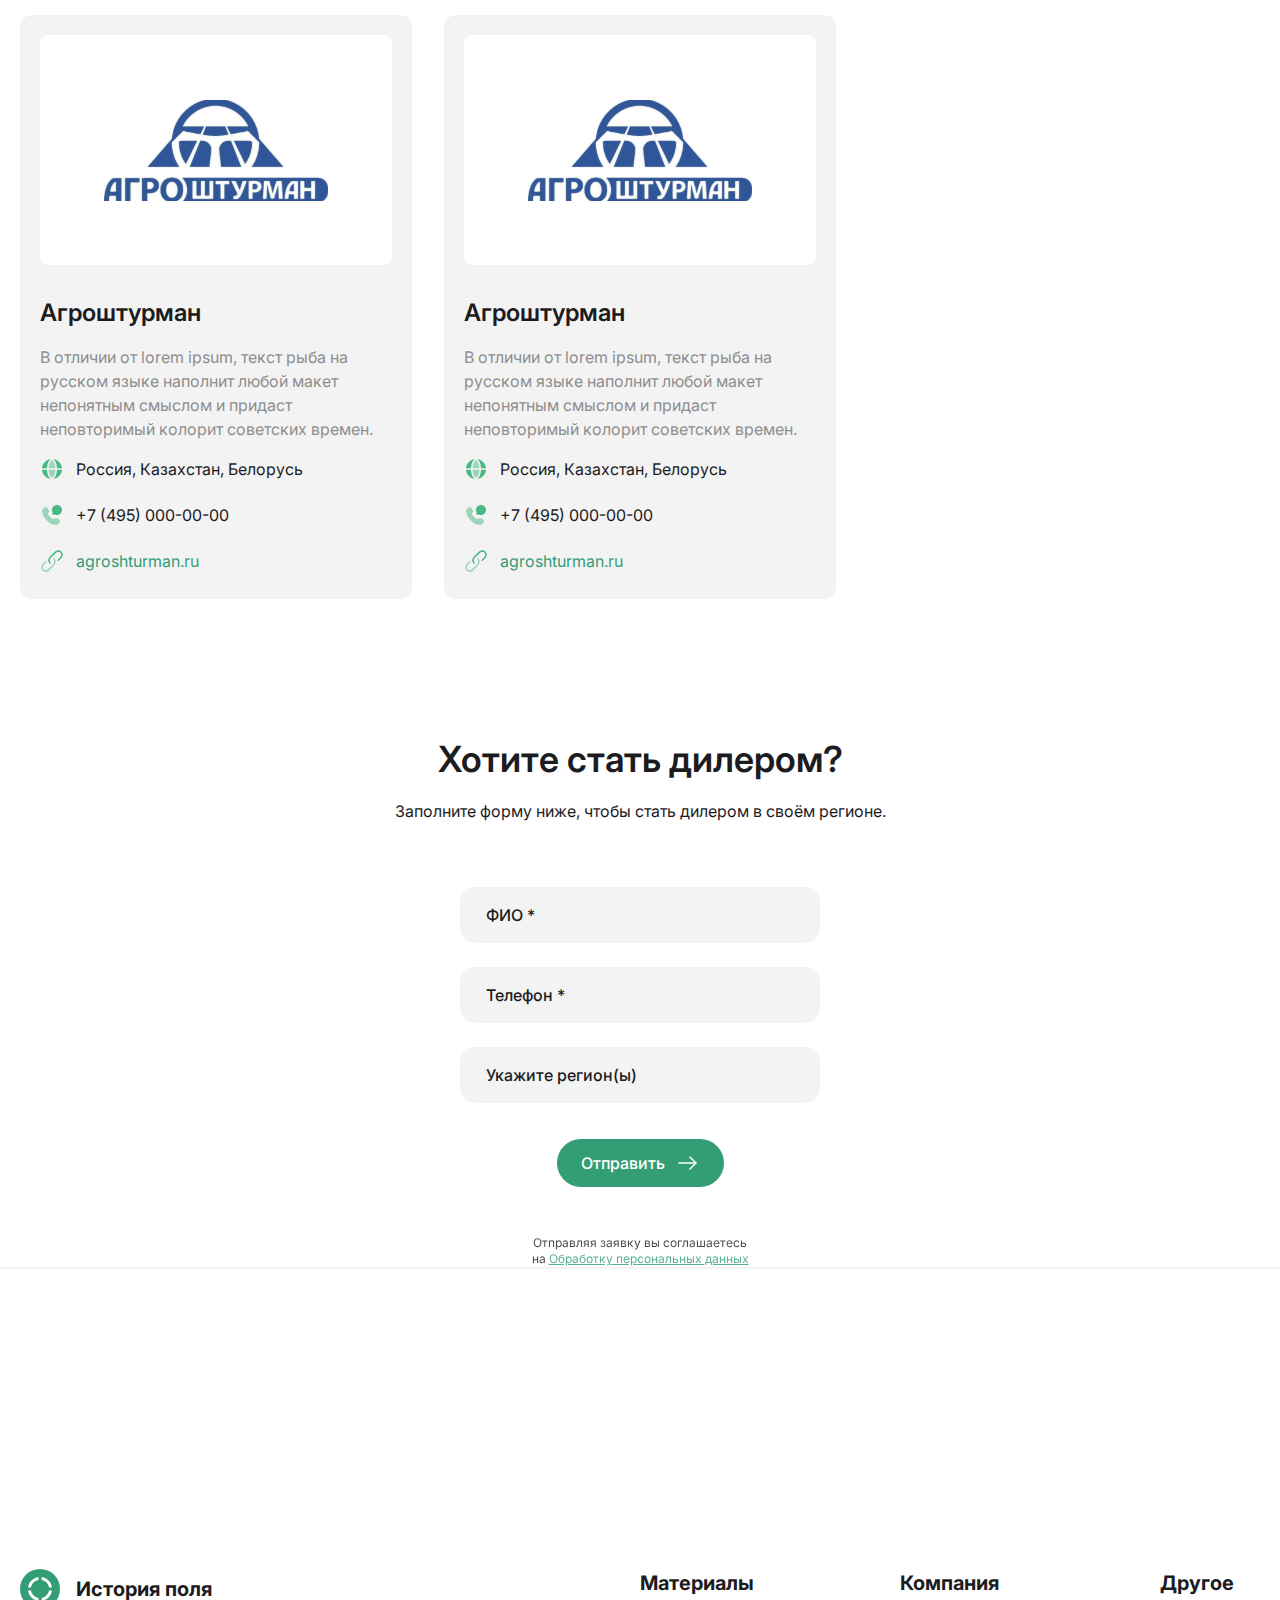
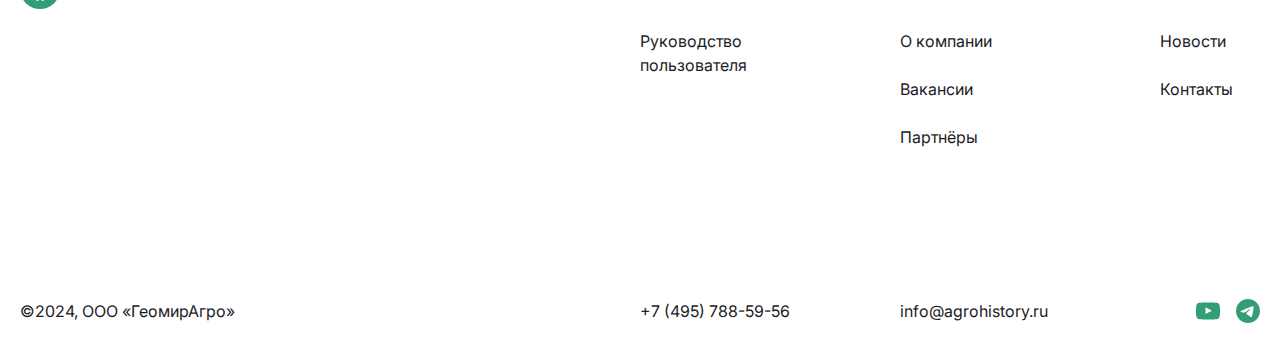
<file: dealers.html>
<!DOCTYPE html>
<html lang="ru">
<head>
    <meta charset="UTF-8" />
    <meta name="viewport" content="width=device-width, initial-scale=1" />
    <title>История поля</title>
    <meta name="description" content="Облачный сервис «История поля». Контроль и управление агробизнесом из любой точки Земли" />
    <link rel="icon" type="image/png" href="assets/favicon/favicon-48x48.png" sizes="48x48" />
    <link rel="icon" type="image/svg+xml" href="assets/favicon/favicon.svg" />
    <link rel="shortcut icon" href="assets/favicon/favicon.ico" />
    <link rel="apple-touch-icon" sizes="180x180" href="assets/favicon/apple-touch-icon.png" />
    <meta name="apple-mobile-web-app-title" content="История поля" />
    <link rel="manifest" href="assets/favicon/site.webmanifest" />
    <link rel="preconnect" href="https://fonts.googleapis.com" />
    <link rel="preconnect" href="https://fonts.gstatic.com" crossorigin />
    <link rel="stylesheet" href="https://fonts.googleapis.com/css2?family=Inter:wght@400;500;600;700&display=swap" />
    <link rel="stylesheet" href="assets/css/style.min.css" />
</head>
<body class="">
<div class="search-form">
    <div class="container">
        <form action="/search/" method="get">
            <input type="text" name="s" placeholder="Поиск по сайту..." />
            <a href="#" class="closesearch"><img src="assets/images/cancel.svg" alt="" /></a>
        </form>
    </div>
</div>
<div class="mobilemenu">
    <div class="container">
        <div class="mobilemenu__search">
            <form action="/search/" method="get">
                <input type="text" name="s" placeholder="Поиск по сайту..." />
                <button type="submit"><img src="assets/images/search.svg" alt="Поиск"></button>
            </form>
        </div>
        <ul class="mobilemenu__nav">
            <li class="mobilemenu__nav-item"><a href="#">Решения</a></li>
            <li class="mobilemenu__nav-item parent">
                <a href="#">
                    Материалы
                    <svg width="11" height="10" viewBox="0 0 11 10" fill="none" xmlns="http://www.w3.org/2000/svg">
                        <path d="M7.79183 3.95831L5.50016 6.24998L3.2085 3.95831" stroke="#1C1C1F" stroke-width="1.2" stroke-linecap="round" stroke-linejoin="round"/>
                    </svg> 
                </a>
                <ul class="mobilemenu__nav-child submenu">
                    <li class="mobilemenu__nav-childitem"><a href="#">Руководство пользователя</a></li>
                </ul>                               
            </li>
            <li class="mobilemenu__nav-item"><a href="news.html">Новости</a></li>
            <li class="mobilemenu__nav-item"><a href="dealers.html">Партнёры</a></li>
            <li class="mobilemenu__nav-item"><a href="contacts.html">Контакты</a></li>
            <li class="mobilemenu__nav-item parent">
                <a href="about.html">
                    Компания
                    <svg width="11" height="10" viewBox="0 0 11 10" fill="none" xmlns="http://www.w3.org/2000/svg">
                        <path d="M7.79183 3.95831L5.50016 6.24998L3.2085 3.95831" stroke="#1C1C1F" stroke-width="1.2" stroke-linecap="round" stroke-linejoin="round"/>
                    </svg>
                </a>
                <ul class="mobilemenu__nav-child submenu">
                    <li class="mobilemenu__nav-childitem"><a href="#">Руководство пользователя</a></li>
                </ul>   
            </li>
            <li class="mobilemenu__nav-item"><a href="#">Поддержка</a></li>
            <li class="mobilemenu__nav-item"><a href="download.html">Скачать приложение</a></li>
        </ul>
        <div class="mobilemenu__buttons">
            <a href="#" taget="_blank" class="btn small">Войти</a>
        </div>
    </div>
</div>
<header class="header">
    <div class="top fz12">
        <div class="container">
            <div class="top__contacts">
                <div class="top__contacts-phone">
                    <a href="tel:+74957885956">+7 (495) 788-59-56</a>
                </div>
                <div class="top__contacts-email">
                    <a href="mailto:info@agrohistory.ru?subject=Письмо с сайта История поля">info@agrohistory.ru</a>
                </div>
            </div>
            <div class="top__menu">
                <ul class="top__menu-nav">
                    <li class="top__menu-item top__menu-search opensearch"><a href="#"><img src="assets/images/search.svg" alt="Поиск"></a></li>
                    <li class="top__menu-item"><a href="contacts.html">Контакты</a></li>
                    <li class="top__menu-item parent">
                        <a href="about.html">
                            Компания
                            <svg width="11" height="10" viewBox="0 0 11 10" fill="none" xmlns="http://www.w3.org/2000/svg">
                                <path d="M7.79183 3.95831L5.50016 6.24998L3.2085 3.95831" stroke="#1C1C1F" stroke-width="1.2" stroke-linecap="round" stroke-linejoin="round"/>
                            </svg>
                        </a>
                        <ul class="top__menu-child submenu">
                            <li class="top__menu-childitem"><a href="#">Руководство пользователя</a></li>
                        </ul>   
                    </li>
                    <li class="top__menu-item"><a href="#">Поддержка</a></li>
                    <li class="top__menu-item"><a href="download.html">Скачать приложение</a></li>
                    <li class="top__menu-item top__menu-lang parent">
                        <a href="#">
                            Ru
                            <svg width="11" height="10" viewBox="0 0 11 10" fill="none" xmlns="http://www.w3.org/2000/svg">
                                <path d="M7.79183 3.95831L5.50016 6.24998L3.2085 3.95831" stroke="#1C1C1F" stroke-width="1.2" stroke-linecap="round" stroke-linejoin="round"/>
                            </svg>
                        </a>
                        <ul class="submenu">
                            <li class="active"><a href="#">Ru</a></li>
                            <li><a href="#">En</a></li>
                        </ul> 
                    </li>
                </ul>
            </div>
        </div>
    </div>
    <div class="fixedmenu">
        <div class="container">
            <div class="navigation">
                <a href="index.html" class="logo">
                    <img src="assets/images/logo.svg" alt="">
                    <span>История поля</span>
                </a>
                <nav>
                    <ul class="navigation__nav">
                        <li class="navigation__nav-item"><a href="#">Решения</a></li>
                        <li class="navigation__nav-item parent">
                            <a href="#">
                                Материалы
                                <svg width="11" height="10" viewBox="0 0 11 10" fill="none" xmlns="http://www.w3.org/2000/svg">
                                    <path d="M7.79183 3.95831L5.50016 6.24998L3.2085 3.95831" stroke="#1C1C1F" stroke-width="1.2" stroke-linecap="round" stroke-linejoin="round"/>
                                </svg> 
                            </a>
                            <ul class="navigation__nav-child submenu">
                                <li class="navigation__nav-childitem"><a href="#">Руководство пользователя</a></li>
                            </ul>                               
                        </li>
                        <li class="navigation__nav-item"><a href="news.html">Новости</a></li>
                        <li class="navigation__nav-item"><a href="dealers.html">Партнёры</a></li>
                    </ul>
                </nav>
                <div class="navigation__buttons">
                    <a href="#try" taget="_blank" class="btn small white go-to">Получить презентацию</a>
                    <a href="#" taget="_blank" class="btn small">Войти</a>
                    <a href="#" taget="_blank" class="btn small openmenu"><span></span></a>
                </div>
            </div>
        </div>
    </div>
</header>
<main>

<section class="dealers container mt36">
    <div class="breadcrumbs mt36">
    <ul class="breadcrumbs__list">
        <li class="breadcrumbs__item"><a href="index.html">Главная</a></li>
        
            <li class="breadcrumbs__item breadcrumbs__item-arrow"></li>
            <li class="breadcrumbs__item"><a href="/dealers.html">Дилеры</a></li>
        
    </ul>
</div>
    <h1>Дилеры</h1>
    <div class="page mt36">
        <div class="dealers-filter-scroll">
            <ul class="dealers-filter">
                <li class="active"><a href="#">Все</a></li>
                <li><a href="#">Россия и СНГ</a></li>
                <li><a href="#">Азия</a></li>
                <li><a href="#">Африка</a></li>
                <li><a href="#">Южная Америка</a></li>
                <li><a href="#">Европа</a></li>
                <li><a href="#">Другие</a></li>
            </ul>
        </div>
        <div class="mt36">
            <ul class="dealers-list">
                <li>
                    <div class="image"><img src="assets/images/dealer.svg" alt="" /></div>
                    <div class="dealers-title">Агроштурман</div>
                    <div class="dealers-text">В отличии от lorem ipsum, текст рыба на русском языке наполнит любой макет непонятным смыслом и придаст неповторимый колорит советских времен.</div>
                    <ul class="dealers-contacts">
                        <li>
                            <div class="icon"><img src="assets/images/dealer-icons/region.svg" alt=""></div>
                            <div class="value">
                                Россия, Казахстан, Белорусь
                            </div>
                        </li>
                        <li>
                            <div class="icon"><img src="assets/images/dealer-icons/phone.svg" alt=""></div>
                            <div class="value">
                                <a href="tel:+7 (495) 000-00-00">+7 (495) 000-00-00</a>
                            </div>
                        </li>
                        <li>
                            <div class="icon"><img src="assets/images/dealer-icons/website.svg" alt=""></div>
                            <div class="value">
                                <a href="http://agroshturman.ru" target="_blank">agroshturman.ru</a>
                            </div>
                        </li>
                    </ul>
                </li>
                <li>
                    <div class="image"><img src="assets/images/dealer.svg" alt="" /></div>
                    <div class="dealers-title">Агроштурман</div>
                    <div class="dealers-text">В отличии от lorem ipsum, текст рыба на русском языке наполнит любой макет непонятным смыслом и придаст неповторимый колорит советских времен.</div>
                    <ul class="dealers-contacts">
                        <li>
                            <div class="icon"><img src="assets/images/dealer-icons/region.svg" alt=""></div>
                            <div class="value">
                                Россия, Казахстан, Белорусь
                            </div>
                        </li>
                        <li>
                            <div class="icon"><img src="assets/images/dealer-icons/phone.svg" alt=""></div>
                            <div class="value">
                                <a href="tel:+7 (495) 000-00-00">+7 (495) 000-00-00</a>
                            </div>
                        </li>
                        <li>
                            <div class="icon"><img src="assets/images/dealer-icons/website.svg" alt=""></div>
                            <div class="value">
                                <a href="http://agroshturman.ru" target="_blank">agroshturman.ru</a>
                            </div>
                        </li>
                    </ul>
                </li>
                <li>
                    <div class="image"><img src="assets/images/dealer.svg" alt="" /></div>
                    <div class="dealers-title">Агроштурман</div>
                    <div class="dealers-text">В отличии от lorem ipsum, текст рыба на русском языке наполнит любой макет непонятным смыслом и придаст неповторимый колорит советских времен.</div>
                    <ul class="dealers-contacts">
                        <li>
                            <div class="icon"><img src="assets/images/dealer-icons/region.svg" alt=""></div>
                            <div class="value">
                                Россия, Казахстан, Белорусь
                            </div>
                        </li>
                        <li>
                            <div class="icon"><img src="assets/images/dealer-icons/phone.svg" alt=""></div>
                            <div class="value">
                                <a href="tel:+7 (495) 000-00-00">+7 (495) 000-00-00</a>
                            </div>
                        </li>
                        <li>
                            <div class="icon"><img src="assets/images/dealer-icons/website.svg" alt=""></div>
                            <div class="value">
                                <a href="http://agroshturman.ru" target="_blank">agroshturman.ru</a>
                            </div>
                        </li>
                    </ul>
                </li>
                <li>
                    <div class="image"><img src="assets/images/dealer.svg" alt="" /></div>
                    <div class="dealers-title">Агроштурман</div>
                    <div class="dealers-text">В отличии от lorem ipsum, текст рыба на русском языке наполнит любой макет непонятным смыслом и придаст неповторимый колорит советских времен.</div>
                    <ul class="dealers-contacts">
                        <li>
                            <div class="icon"><img src="assets/images/dealer-icons/region.svg" alt=""></div>
                            <div class="value">
                                Россия, Казахстан, Белорусь
                            </div>
                        </li>
                        <li>
                            <div class="icon"><img src="assets/images/dealer-icons/phone.svg" alt=""></div>
                            <div class="value">
                                <a href="tel:+7 (495) 000-00-00">+7 (495) 000-00-00</a>
                            </div>
                        </li>
                        <li>
                            <div class="icon"><img src="assets/images/dealer-icons/website.svg" alt=""></div>
                            <div class="value">
                                <a href="http://agroshturman.ru" target="_blank">agroshturman.ru</a>
                            </div>
                        </li>
                    </ul>
                </li>
                <li>
                    <div class="image"><img src="assets/images/dealer.svg" alt="" /></div>
                    <div class="dealers-title">Агроштурман</div>
                    <div class="dealers-text">В отличии от lorem ipsum, текст рыба на русском языке наполнит любой макет непонятным смыслом и придаст неповторимый колорит советских времен.</div>
                    <ul class="dealers-contacts">
                        <li>
                            <div class="icon"><img src="assets/images/dealer-icons/region.svg" alt=""></div>
                            <div class="value">
                                Россия, Казахстан, Белорусь
                            </div>
                        </li>
                        <li>
                            <div class="icon"><img src="assets/images/dealer-icons/phone.svg" alt=""></div>
                            <div class="value">
                                <a href="tel:+7 (495) 000-00-00">+7 (495) 000-00-00</a>
                            </div>
                        </li>
                        <li>
                            <div class="icon"><img src="assets/images/dealer-icons/website.svg" alt=""></div>
                            <div class="value">
                                <a href="http://agroshturman.ru" target="_blank">agroshturman.ru</a>
                            </div>
                        </li>
                    </ul>
                </li>
                <li>
                    <div class="image"><img src="assets/images/dealer.svg" alt="" /></div>
                    <div class="dealers-title">Агроштурман</div>
                    <div class="dealers-text">В отличии от lorem ipsum, текст рыба на русском языке наполнит любой макет непонятным смыслом и придаст неповторимый колорит советских времен.</div>
                    <ul class="dealers-contacts">
                        <li>
                            <div class="icon"><img src="assets/images/dealer-icons/region.svg" alt=""></div>
                            <div class="value">
                                Россия, Казахстан, Белорусь
                            </div>
                        </li>
                        <li>
                            <div class="icon"><img src="assets/images/dealer-icons/phone.svg" alt=""></div>
                            <div class="value">
                                <a href="tel:+7 (495) 000-00-00">+7 (495) 000-00-00</a>
                            </div>
                        </li>
                        <li>
                            <div class="icon"><img src="assets/images/dealer-icons/website.svg" alt=""></div>
                            <div class="value">
                                <a href="http://agroshturman.ru" target="_blank">agroshturman.ru</a>
                            </div>
                        </li>
                    </ul>
                </li>
                <li>
                    <div class="image"><img src="assets/images/dealer.svg" alt="" /></div>
                    <div class="dealers-title">Агроштурман</div>
                    <div class="dealers-text">В отличии от lorem ipsum, текст рыба на русском языке наполнит любой макет непонятным смыслом и придаст неповторимый колорит советских времен.</div>
                    <ul class="dealers-contacts">
                        <li>
                            <div class="icon"><img src="assets/images/dealer-icons/region.svg" alt=""></div>
                            <div class="value">
                                Россия, Казахстан, Белорусь
                            </div>
                        </li>
                        <li>
                            <div class="icon"><img src="assets/images/dealer-icons/phone.svg" alt=""></div>
                            <div class="value">
                                <a href="tel:+7 (495) 000-00-00">+7 (495) 000-00-00</a>
                            </div>
                        </li>
                        <li>
                            <div class="icon"><img src="assets/images/dealer-icons/website.svg" alt=""></div>
                            <div class="value">
                                <a href="http://agroshturman.ru" target="_blank">agroshturman.ru</a>
                            </div>
                        </li>
                    </ul>
                </li>
                <li>
                    <div class="image"><img src="assets/images/dealer.svg" alt="" /></div>
                    <div class="dealers-title">Агроштурман</div>
                    <div class="dealers-text">В отличии от lorem ipsum, текст рыба на русском языке наполнит любой макет непонятным смыслом и придаст неповторимый колорит советских времен.</div>
                    <ul class="dealers-contacts">
                        <li>
                            <div class="icon"><img src="assets/images/dealer-icons/region.svg" alt=""></div>
                            <div class="value">
                                Россия, Казахстан, Белорусь
                            </div>
                        </li>
                        <li>
                            <div class="icon"><img src="assets/images/dealer-icons/phone.svg" alt=""></div>
                            <div class="value">
                                <a href="tel:+7 (495) 000-00-00">+7 (495) 000-00-00</a>
                            </div>
                        </li>
                        <li>
                            <div class="icon"><img src="assets/images/dealer-icons/website.svg" alt=""></div>
                            <div class="value">
                                <a href="http://agroshturman.ru" target="_blank">agroshturman.ru</a>
                            </div>
                        </li>
                    </ul>
                </li>
            </ul>
        </div>
        <div class="mt136">
            <div class="dealer-form" id="form">
                <h2 class="section_h2">Хотите стать дилером?</h2>
                <div class="section_description">Заполните форму ниже, чтобы стать дилером в своём регионе.</div>
                <div class="form-wrapper mt64">
                    <div class="res">
                        <div class="res-error">
                            <div class="icon">
                                <img src="assets/images/form-error.svg" alt="" />
                            </div>
                            <div class="title">Форма не отправлена</div>
                            <div class="text">Повторите отправку позже <br />или свяжитесь с нами по номеру <br />телефона +7 (495) 788-59-56</div>
                        </div>
                        <div class="res-success">
                            <div class="icon">
                                <img src="assets/images/form-success.svg" alt="" />
                            </div>
                            <div class="title">Форма успешно отправлена</div>
                            <div class="text">Менеджер нашей компании <br />скоро свяжется с вами</div>
                        </div>
                    </div>
                    <div class="form-item">
                        <input name="f_name" type="text" placeholder="ФИО *" autocomplete="off" />
                        <div class="error-label">ФИО обязательно</div>
                    </div>
                    <div class="form-item">
                        <input name="f_phone" type="text" placeholder="Телефон *" autocomplete="off" />
                        <div class="error-label">Телефон обязательно</div>
                    </div>
                    <div class="form-item">
                        <input name="f_phone" type="text" placeholder="Укажите регион(ы)" autocomplete="off" />
                    </div>                        
                    <div class="form-item button">
                        <button type="submit" class="btn" id="test">Отправить <img src="assets/images/arrow-button.svg" alt="" /></button>
                    </div>
                    <div class="form-item personal">Отправляя заявку вы соглашаетесь <br />на <a href="#">Обработку персональных данных</a></div>
                </div>
            </div>
        </div>
    </div>
</section>

</main>
<footer class="footer pt150 footer-border">
    <div class="container mt150">
        <div class="footer__wrapper">
            <div class="footer__wrapper-info">
                <div class="footer__wrapper-logo">
                    <a href="index.html" class="logo">
                        <img src="assets/images/logo.svg" alt="">
                        <span>История поля</span>
                    </a>
                </div>
                <div class="footer__wrapper-copyright">
                    ©2024, ООО «ГеомирАгро»
                </div>
            </div>
            <div class="footer__wrapper-navigation">
                <div class="footer__navigation">
                    <ul class="footer__navigation-list">
                        <li class="footer__navigation-item">
                            <span>Материалы</span>
                            <ul>
                                <li><a href="#">Руководство <br>пользователя</a></li>
                            </ul>
                        </li>
                        <li class="footer__navigation-item">
                            <span>Компания</span>
                            <ul>
                                <li><a href="about.html">О компании</a></li>
                                <li><a href="#">Вакансии</a></li>
                                <li><a href="dealers.html">Партнёры</a></li>
                            </ul>
                        </li>
                        <li class="footer__navigation-item">
                            <span>Другое</span>
                            <ul>
                                <li><a href="news.html">Новости</a></li>
                                <li><a href="contacts.html">Контакты</a></li>
                            </ul>
                        </li>
                    </ul>
                </div>
                <div class="footer__contacts mt150">
                    <div class="footer__contacts-phone">
                        <a href="tel:+74957885956">+7 (495) 788-59-56</a>
                    </div>
                    <div class="footer__contacts-email">
                        <a href="mailto:info@agrohistory.ru?subject=Письмо с сайта История поля">info@agrohistory.ru</a>
                    </div>
                    <div class="footer__contacts-social">
                        <ul>
                            <li><a href="#" target="_blank"><img src="assets/images/yt.svg" alt=""></a></li>
                            <li><a href="#" target="_blank"><img src="assets/images/tg.svg" alt=""></a></li>
                        </ul>
                    </div>
                </div>
            </div>
        </div>
        
        <div class="footer__mobile mt150">
            <div class="footer__mobile-social">
                <ul>
                    <li><a href="#" target="_blank"><img src="assets/images/yt.svg" alt=""></a></li>
                    <li><a href="#" target="_blank"><img src="assets/images/tg.svg" alt=""></a></li>
                </ul>
            </div>
            <div class="footer__mobile-phone">
                <a href="tel:+74957885956">+7 (495) 788-59-56</a>
            </div>
            <div class="footer__mobile-email">
                <a href="mailto:info@agrohistory.ru?subject=Письмо с сайта История поля">info@agrohistory.ru</a>
            </div>
            <div class="footer__mobile-copyright">
                ©2024, ООО «ГеомирАгро»
            </div>
        </div>
    </div>
</footer>
<div class="overlay">
    <div class="modal-block" id="video">
        <a href="#" class="closemodal">
            <img src="assets/images/cancel-white.svg" alt="" />
        </a>
        <div class="video-wrapper" id="videocontainer">
            
        </div>
    </div>
    <!-- <div class="modal-block" id="bid">
        <a href="#" class="closemodal">
            <img src="assets/images/cancel.svg" alt="" />
        </a>
        <div class="block-title">
            <h2>Получить бесплатный доступ</h2>
            <p>Настроим тестовый доступ для вашей компании <br />с учётом потребностей бизнеса</p>
        </div>
        <div class="form">
            <div class="res">
                <div class="res-error">
                    <div class="icon">
                        <img src="assets/images/form-error.svg" alt="" />
                    </div>
                    <div class="title">Форма не отправлена</div>
                    <div class="text">Повторите отправку позже <br />или свяжитесь с нами по номеру <br />телефона +7 (495) 788-59-56</div>
                </div>
                <div class="res-success">
                    <div class="icon">
                        <img src="assets/images/form-success.svg" alt="" />
                    </div>
                    <div class="title">Форма успешно отправлена</div>
                    <div class="text">Менеджер нашей компании <br />скоро свяжется с вами</div>
                </div>
            </div>
            <div class="form-item">
                <input name="f_name" type="text" placeholder="ФИО *" autocomplete="off" />
                <div class="error-label">ФИО обязательно</div>
            </div>
            <div class="form-item">
                <input name="f_email" class="email-input" type="text" placeholder="Ваша электронная почта *" autocomplete="off" />
                <div class="error-label">Email обязательно</div>
            </div>
            <div class="form-item button">
                <button type="submit" class="btn">Отправить заявку <img src="assets/images/arrow-button.svg" alt="" /></button>
            </div>
            <div class="form-item yes">Нажимая на кнопку вы соглашаетесь с политикой <a href="#">обработки персональных данных</a></div>
        </div>
    </div> -->
</div>
<script src="//api-maps.yandex.ru/2.1/?lang=ru_RU"></script>
<script src="assets/js/jquery.min.js"></script>
<script src="assets/js/flexmenu.min.js"></script>
<script src="assets/js/lightcase.min.js"></script>
<script src="assets/js/swiper-bundle.min.js"></script>
<script src="assets/js/jquery.maskedinput.min.js"></script>
<script src="assets/js/splide-extension-auto-scroll.min.js"></script>
<script src="assets/js/splide.min.js"></script>
<script src="assets/js/script.js"></script>
</body>
</html>
</file>
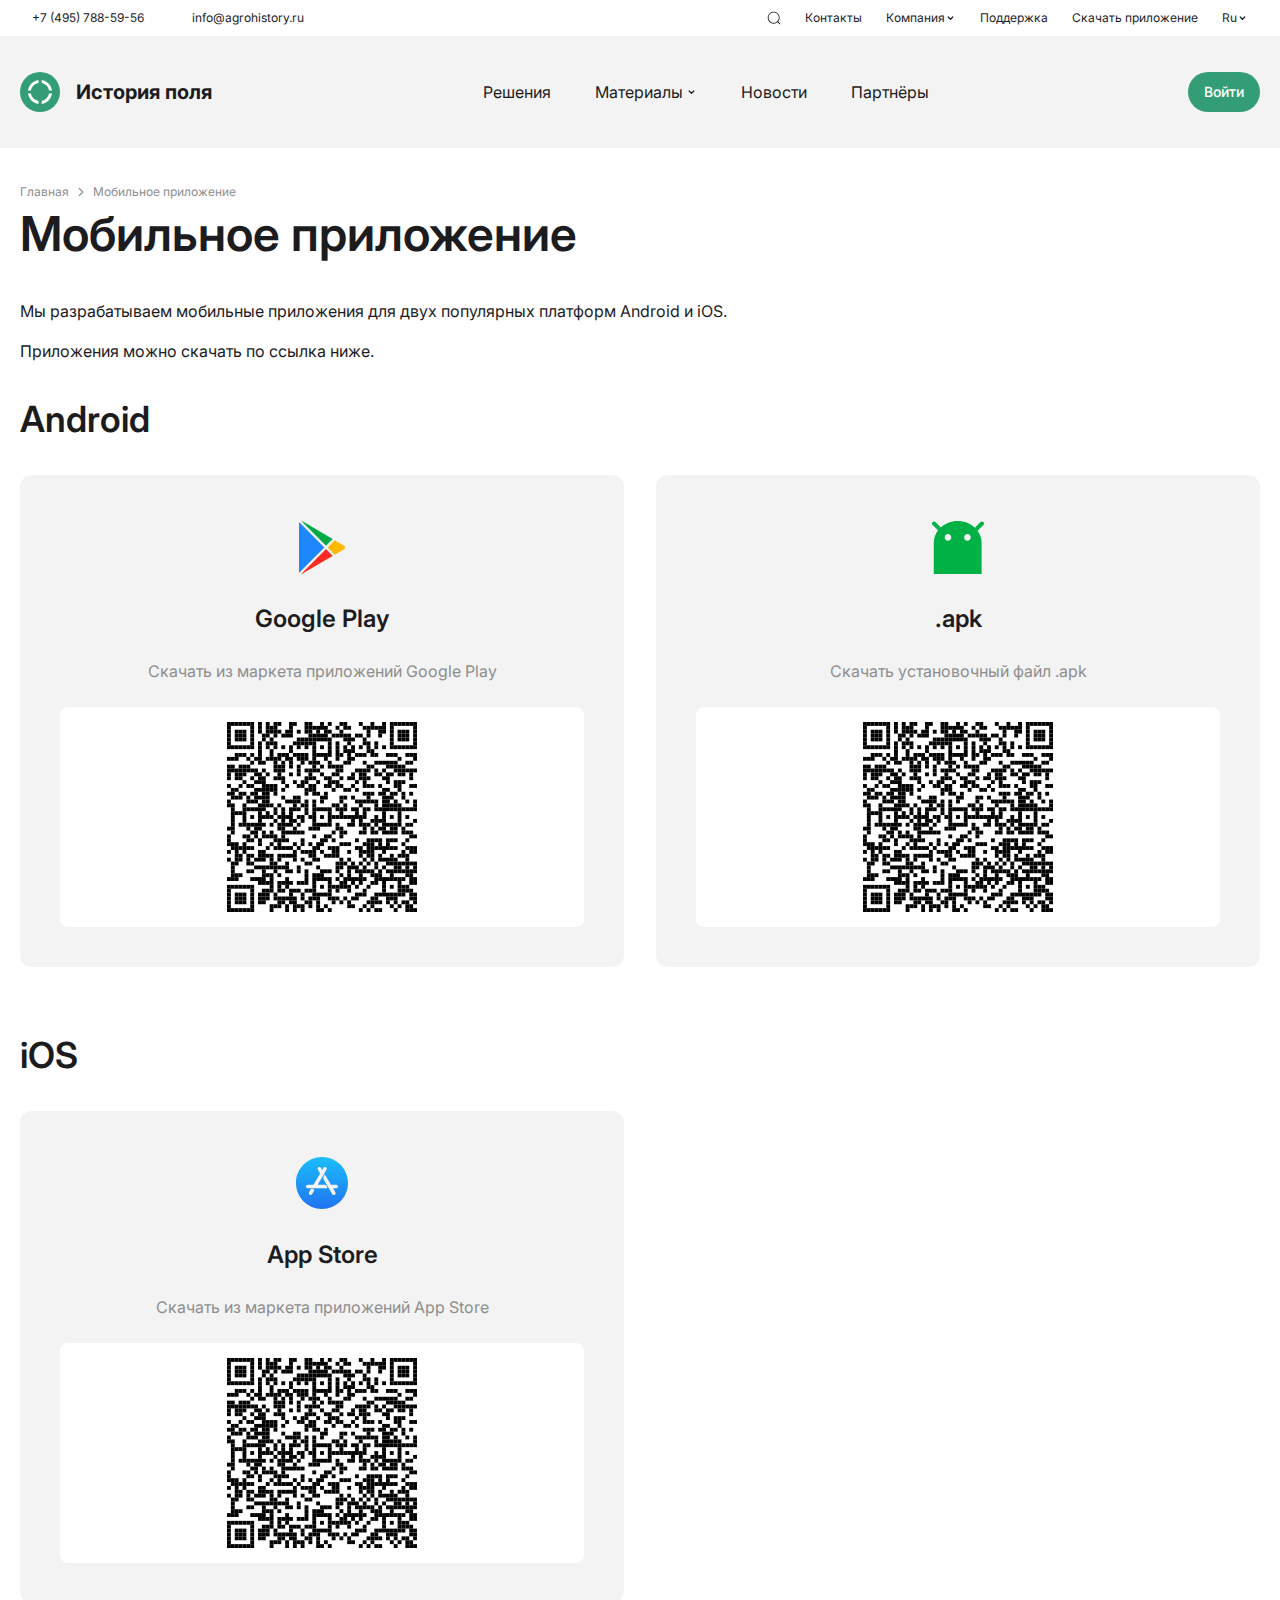
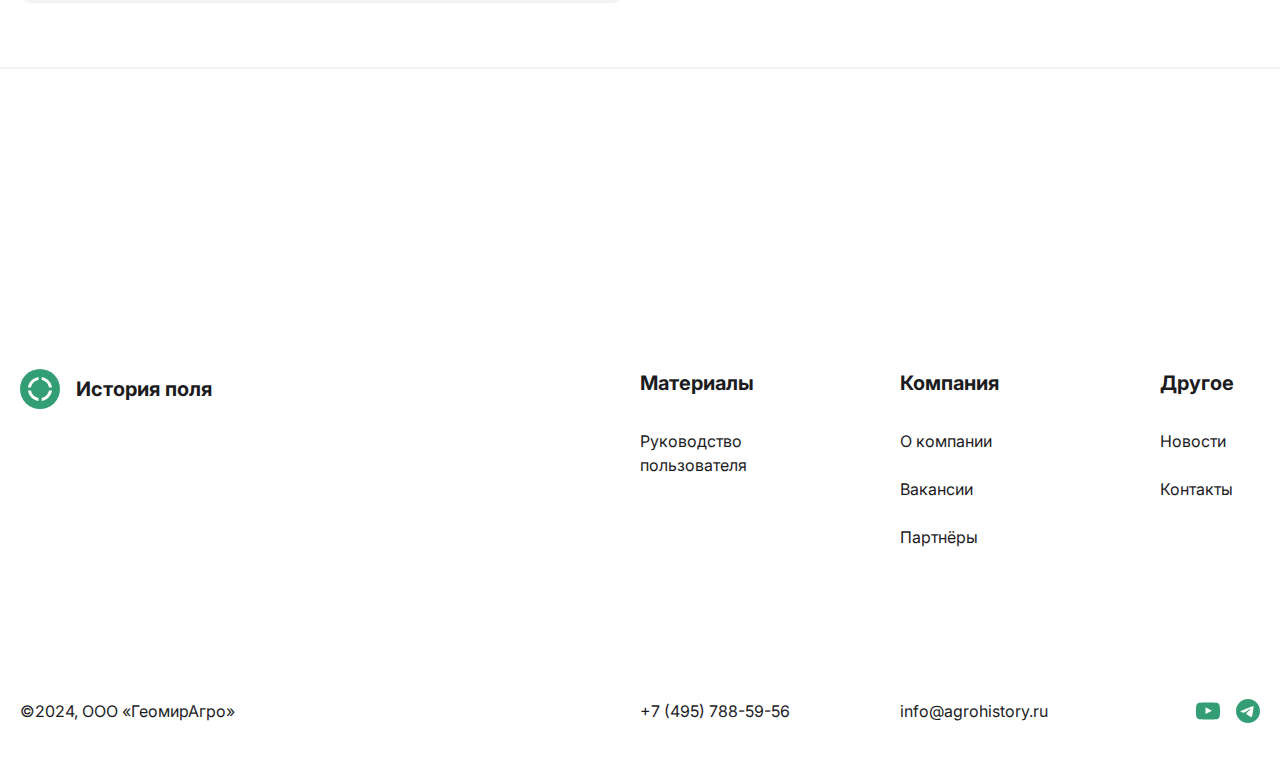
<file: download.html>
<!DOCTYPE html>
<html lang="ru">
<head>
    <meta charset="UTF-8" />
    <meta name="viewport" content="width=device-width, initial-scale=1" />
    <title>История поля</title>
    <meta name="description" content="Облачный сервис «История поля». Контроль и управление агробизнесом из любой точки Земли" />
    <link rel="icon" type="image/png" href="assets/favicon/favicon-48x48.png" sizes="48x48" />
    <link rel="icon" type="image/svg+xml" href="assets/favicon/favicon.svg" />
    <link rel="shortcut icon" href="assets/favicon/favicon.ico" />
    <link rel="apple-touch-icon" sizes="180x180" href="assets/favicon/apple-touch-icon.png" />
    <meta name="apple-mobile-web-app-title" content="История поля" />
    <link rel="manifest" href="assets/favicon/site.webmanifest" />
    <link rel="preconnect" href="https://fonts.googleapis.com" />
    <link rel="preconnect" href="https://fonts.gstatic.com" crossorigin />
    <link rel="stylesheet" href="https://fonts.googleapis.com/css2?family=Inter:wght@400;500;600;700&display=swap" />
    <link rel="stylesheet" href="assets/css/style.min.css" />
</head>
<body class="">
<div class="search-form">
    <div class="container">
        <form action="/search/" method="get">
            <input type="text" name="s" placeholder="Поиск по сайту..." />
            <a href="#" class="closesearch"><img src="assets/images/cancel.svg" alt="" /></a>
        </form>
    </div>
</div>
<div class="mobilemenu">
    <div class="container">
        <div class="mobilemenu__search">
            <form action="/search/" method="get">
                <input type="text" name="s" placeholder="Поиск по сайту..." />
                <button type="submit"><img src="assets/images/search.svg" alt="Поиск"></button>
            </form>
        </div>
        <ul class="mobilemenu__nav">
            <li class="mobilemenu__nav-item"><a href="#">Решения</a></li>
            <li class="mobilemenu__nav-item parent">
                <a href="#">
                    Материалы
                    <svg width="11" height="10" viewBox="0 0 11 10" fill="none" xmlns="http://www.w3.org/2000/svg">
                        <path d="M7.79183 3.95831L5.50016 6.24998L3.2085 3.95831" stroke="#1C1C1F" stroke-width="1.2" stroke-linecap="round" stroke-linejoin="round"/>
                    </svg> 
                </a>
                <ul class="mobilemenu__nav-child submenu">
                    <li class="mobilemenu__nav-childitem"><a href="#">Руководство пользователя</a></li>
                </ul>                               
            </li>
            <li class="mobilemenu__nav-item"><a href="news.html">Новости</a></li>
            <li class="mobilemenu__nav-item"><a href="dealers.html">Партнёры</a></li>
            <li class="mobilemenu__nav-item"><a href="contacts.html">Контакты</a></li>
            <li class="mobilemenu__nav-item parent">
                <a href="about.html">
                    Компания
                    <svg width="11" height="10" viewBox="0 0 11 10" fill="none" xmlns="http://www.w3.org/2000/svg">
                        <path d="M7.79183 3.95831L5.50016 6.24998L3.2085 3.95831" stroke="#1C1C1F" stroke-width="1.2" stroke-linecap="round" stroke-linejoin="round"/>
                    </svg>
                </a>
                <ul class="mobilemenu__nav-child submenu">
                    <li class="mobilemenu__nav-childitem"><a href="#">Руководство пользователя</a></li>
                </ul>   
            </li>
            <li class="mobilemenu__nav-item"><a href="#">Поддержка</a></li>
            <li class="mobilemenu__nav-item"><a href="download.html">Скачать приложение</a></li>
        </ul>
        <div class="mobilemenu__buttons">
            <a href="#" taget="_blank" class="btn small">Войти</a>
        </div>
    </div>
</div>
<header class="header">
    <div class="top fz12">
        <div class="container">
            <div class="top__contacts">
                <div class="top__contacts-phone">
                    <a href="tel:+74957885956">+7 (495) 788-59-56</a>
                </div>
                <div class="top__contacts-email">
                    <a href="mailto:info@agrohistory.ru?subject=Письмо с сайта История поля">info@agrohistory.ru</a>
                </div>
            </div>
            <div class="top__menu">
                <ul class="top__menu-nav">
                    <li class="top__menu-item top__menu-search opensearch"><a href="#"><img src="assets/images/search.svg" alt="Поиск"></a></li>
                    <li class="top__menu-item"><a href="contacts.html">Контакты</a></li>
                    <li class="top__menu-item parent">
                        <a href="about.html">
                            Компания
                            <svg width="11" height="10" viewBox="0 0 11 10" fill="none" xmlns="http://www.w3.org/2000/svg">
                                <path d="M7.79183 3.95831L5.50016 6.24998L3.2085 3.95831" stroke="#1C1C1F" stroke-width="1.2" stroke-linecap="round" stroke-linejoin="round"/>
                            </svg>
                        </a>
                        <ul class="top__menu-child submenu">
                            <li class="top__menu-childitem"><a href="#">Руководство пользователя</a></li>
                        </ul>   
                    </li>
                    <li class="top__menu-item"><a href="#">Поддержка</a></li>
                    <li class="top__menu-item"><a href="download.html">Скачать приложение</a></li>
                    <li class="top__menu-item top__menu-lang parent">
                        <a href="#">
                            Ru
                            <svg width="11" height="10" viewBox="0 0 11 10" fill="none" xmlns="http://www.w3.org/2000/svg">
                                <path d="M7.79183 3.95831L5.50016 6.24998L3.2085 3.95831" stroke="#1C1C1F" stroke-width="1.2" stroke-linecap="round" stroke-linejoin="round"/>
                            </svg>
                        </a>
                        <ul class="submenu">
                            <li class="active"><a href="#">Ru</a></li>
                            <li><a href="#">En</a></li>
                        </ul> 
                    </li>
                </ul>
            </div>
        </div>
    </div>
    <div class="fixedmenu">
        <div class="container">
            <div class="navigation">
                <a href="index.html" class="logo">
                    <img src="assets/images/logo.svg" alt="">
                    <span>История поля</span>
                </a>
                <nav>
                    <ul class="navigation__nav">
                        <li class="navigation__nav-item"><a href="#">Решения</a></li>
                        <li class="navigation__nav-item parent">
                            <a href="#">
                                Материалы
                                <svg width="11" height="10" viewBox="0 0 11 10" fill="none" xmlns="http://www.w3.org/2000/svg">
                                    <path d="M7.79183 3.95831L5.50016 6.24998L3.2085 3.95831" stroke="#1C1C1F" stroke-width="1.2" stroke-linecap="round" stroke-linejoin="round"/>
                                </svg> 
                            </a>
                            <ul class="navigation__nav-child submenu">
                                <li class="navigation__nav-childitem"><a href="#">Руководство пользователя</a></li>
                            </ul>                               
                        </li>
                        <li class="navigation__nav-item"><a href="news.html">Новости</a></li>
                        <li class="navigation__nav-item"><a href="dealers.html">Партнёры</a></li>
                    </ul>
                </nav>
                <div class="navigation__buttons">
                    <a href="#try" taget="_blank" class="btn small white go-to">Получить презентацию</a>
                    <a href="#" taget="_blank" class="btn small">Войти</a>
                    <a href="#" taget="_blank" class="btn small openmenu"><span></span></a>
                </div>
            </div>
        </div>
    </div>
</header>
<main>

<section class="download container mt36">
    <div class="breadcrumbs mt36">
    <ul class="breadcrumbs__list">
        <li class="breadcrumbs__item"><a href="index.html">Главная</a></li>
        
            <li class="breadcrumbs__item breadcrumbs__item-arrow"></li>
            <li class="breadcrumbs__item"><a href="/download.html">Мобильное приложение</a></li>
        
    </ul>
</div>
    <h1>Мобильное приложение</h1>
    <div class="page mt36">
        <p>Мы разрабатываем мобильные приложения для двух популярных платформ Android и iOS.</p>
        <p>Приложения можно скачать по ссылка ниже.</p>
        <ul class="download-wrapper">
            <li class="download-platform">
                <h2>Android</h2>
                <ul class="download-list">
                    <li>
                        <a href="#">
                            <div class="icon">
                                <img src="assets/images/stores/gp.svg" alt="" />
                            </div>
                            <h4 class="title">
                                Google Play
                            </h4>
                            <div class="download-text">
                                Скачать из маркета приложений Google Play
                            </div>
                            <div class="qr">
                                <img src="assets/images/qr.svg" alt="" />
                            </div>
                        </a>
                    </li>
                    <!-- <li>
                        <a href="#">
                            <div class="icon">
                                <img src="assets/images/stores/rs.svg" alt="" />
                            </div>
                            <h4 class="title">
                                RuStore
                            </h4>
                            <div class="download-text">
                                Скачать из маркета приложений РуСтор
                            </div>
                            <div class="qr">
                                <img src="assets/images/qr.svg" alt="" />
                            </div>
                        </a>
                    </li> -->
                    <li>
                        <a href="#">
                            <div class="icon">
                                <img src="assets/images/stores/apk.svg" alt="" />
                            </div>
                            <h4 class="title">
                                .apk
                            </h4>
                            <div class="download-text">
                                Скачать установочный файл .apk
                            </div>
                            <div class="qr">
                                <img src="assets/images/qr.svg" alt="" />
                            </div>
                        </a>
                    </li>
                </ul>
            </li>
            <li class="download-platform">
                <h2>iOS</h2>
                <ul class="download-list">
                    <li>
                        <a href="#">
                            <div class="icon">
                                <img src="assets/images/stores/as.svg" alt="" />
                            </div>
                            <h4 class="title">
                                App Store
                            </h4>
                            <div class="download-text">
                                Скачать из маркета приложений App Store
                            </div>
                            <div class="qr">
                                <img src="assets/images/qr.svg" alt="" />
                            </div>
                        </a>
                    </li>
                </ul>
            </li>
        </ul>
    </div>
</section>

</main>
<footer class="footer pt150 footer-border">
    <div class="container mt150">
        <div class="footer__wrapper">
            <div class="footer__wrapper-info">
                <div class="footer__wrapper-logo">
                    <a href="index.html" class="logo">
                        <img src="assets/images/logo.svg" alt="">
                        <span>История поля</span>
                    </a>
                </div>
                <div class="footer__wrapper-copyright">
                    ©2024, ООО «ГеомирАгро»
                </div>
            </div>
            <div class="footer__wrapper-navigation">
                <div class="footer__navigation">
                    <ul class="footer__navigation-list">
                        <li class="footer__navigation-item">
                            <span>Материалы</span>
                            <ul>
                                <li><a href="#">Руководство <br>пользователя</a></li>
                            </ul>
                        </li>
                        <li class="footer__navigation-item">
                            <span>Компания</span>
                            <ul>
                                <li><a href="about.html">О компании</a></li>
                                <li><a href="#">Вакансии</a></li>
                                <li><a href="dealers.html">Партнёры</a></li>
                            </ul>
                        </li>
                        <li class="footer__navigation-item">
                            <span>Другое</span>
                            <ul>
                                <li><a href="news.html">Новости</a></li>
                                <li><a href="contacts.html">Контакты</a></li>
                            </ul>
                        </li>
                    </ul>
                </div>
                <div class="footer__contacts mt150">
                    <div class="footer__contacts-phone">
                        <a href="tel:+74957885956">+7 (495) 788-59-56</a>
                    </div>
                    <div class="footer__contacts-email">
                        <a href="mailto:info@agrohistory.ru?subject=Письмо с сайта История поля">info@agrohistory.ru</a>
                    </div>
                    <div class="footer__contacts-social">
                        <ul>
                            <li><a href="#" target="_blank"><img src="assets/images/yt.svg" alt=""></a></li>
                            <li><a href="#" target="_blank"><img src="assets/images/tg.svg" alt=""></a></li>
                        </ul>
                    </div>
                </div>
            </div>
        </div>
        
        <div class="footer__mobile mt150">
            <div class="footer__mobile-social">
                <ul>
                    <li><a href="#" target="_blank"><img src="assets/images/yt.svg" alt=""></a></li>
                    <li><a href="#" target="_blank"><img src="assets/images/tg.svg" alt=""></a></li>
                </ul>
            </div>
            <div class="footer__mobile-phone">
                <a href="tel:+74957885956">+7 (495) 788-59-56</a>
            </div>
            <div class="footer__mobile-email">
                <a href="mailto:info@agrohistory.ru?subject=Письмо с сайта История поля">info@agrohistory.ru</a>
            </div>
            <div class="footer__mobile-copyright">
                ©2024, ООО «ГеомирАгро»
            </div>
        </div>
    </div>
</footer>
<div class="overlay">
    <div class="modal-block" id="video">
        <a href="#" class="closemodal">
            <img src="assets/images/cancel-white.svg" alt="" />
        </a>
        <div class="video-wrapper" id="videocontainer">
            
        </div>
    </div>
    <!-- <div class="modal-block" id="bid">
        <a href="#" class="closemodal">
            <img src="assets/images/cancel.svg" alt="" />
        </a>
        <div class="block-title">
            <h2>Получить бесплатный доступ</h2>
            <p>Настроим тестовый доступ для вашей компании <br />с учётом потребностей бизнеса</p>
        </div>
        <div class="form">
            <div class="res">
                <div class="res-error">
                    <div class="icon">
                        <img src="assets/images/form-error.svg" alt="" />
                    </div>
                    <div class="title">Форма не отправлена</div>
                    <div class="text">Повторите отправку позже <br />или свяжитесь с нами по номеру <br />телефона +7 (495) 788-59-56</div>
                </div>
                <div class="res-success">
                    <div class="icon">
                        <img src="assets/images/form-success.svg" alt="" />
                    </div>
                    <div class="title">Форма успешно отправлена</div>
                    <div class="text">Менеджер нашей компании <br />скоро свяжется с вами</div>
                </div>
            </div>
            <div class="form-item">
                <input name="f_name" type="text" placeholder="ФИО *" autocomplete="off" />
                <div class="error-label">ФИО обязательно</div>
            </div>
            <div class="form-item">
                <input name="f_email" class="email-input" type="text" placeholder="Ваша электронная почта *" autocomplete="off" />
                <div class="error-label">Email обязательно</div>
            </div>
            <div class="form-item button">
                <button type="submit" class="btn">Отправить заявку <img src="assets/images/arrow-button.svg" alt="" /></button>
            </div>
            <div class="form-item yes">Нажимая на кнопку вы соглашаетесь с политикой <a href="#">обработки персональных данных</a></div>
        </div>
    </div> -->
</div>
<script src="//api-maps.yandex.ru/2.1/?lang=ru_RU"></script>
<script src="assets/js/jquery.min.js"></script>
<script src="assets/js/flexmenu.min.js"></script>
<script src="assets/js/lightcase.min.js"></script>
<script src="assets/js/swiper-bundle.min.js"></script>
<script src="assets/js/jquery.maskedinput.min.js"></script>
<script src="assets/js/splide-extension-auto-scroll.min.js"></script>
<script src="assets/js/splide.min.js"></script>
<script src="assets/js/script.js"></script>
</body>
</html>
</file>
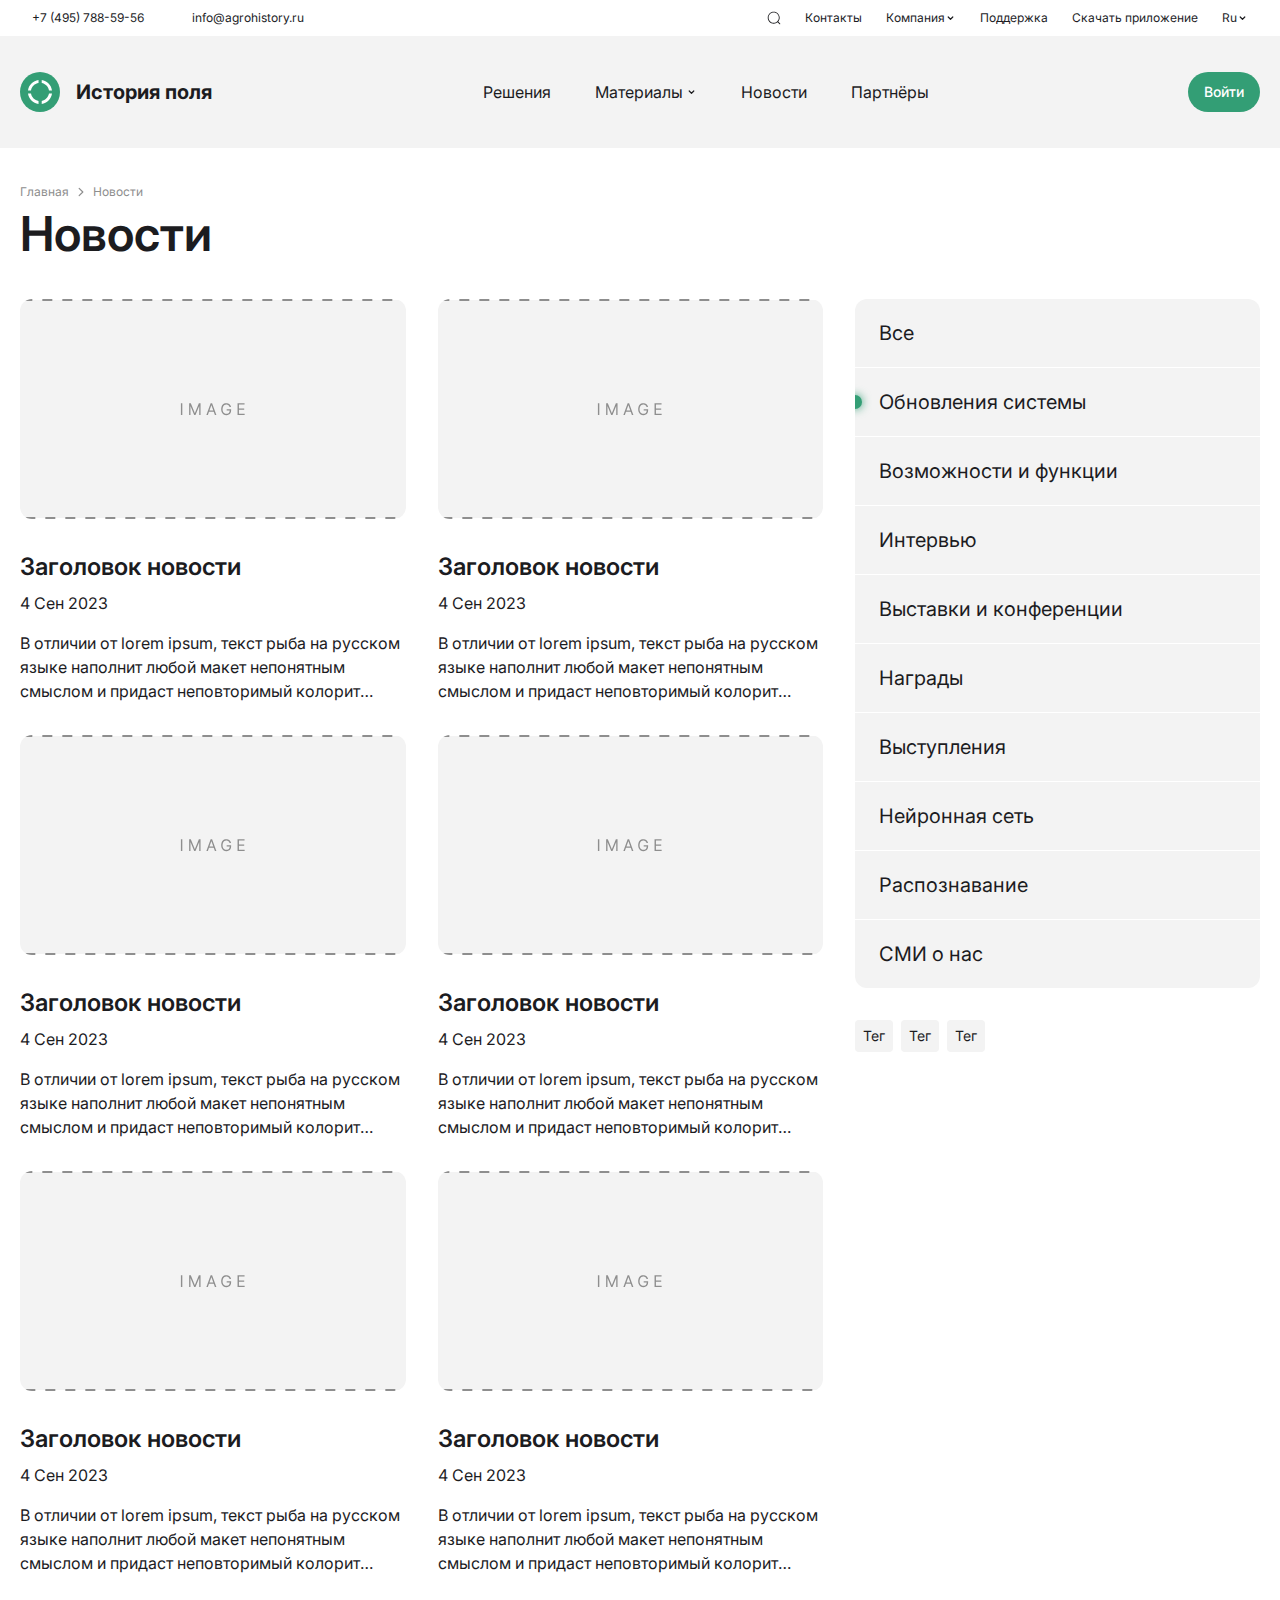
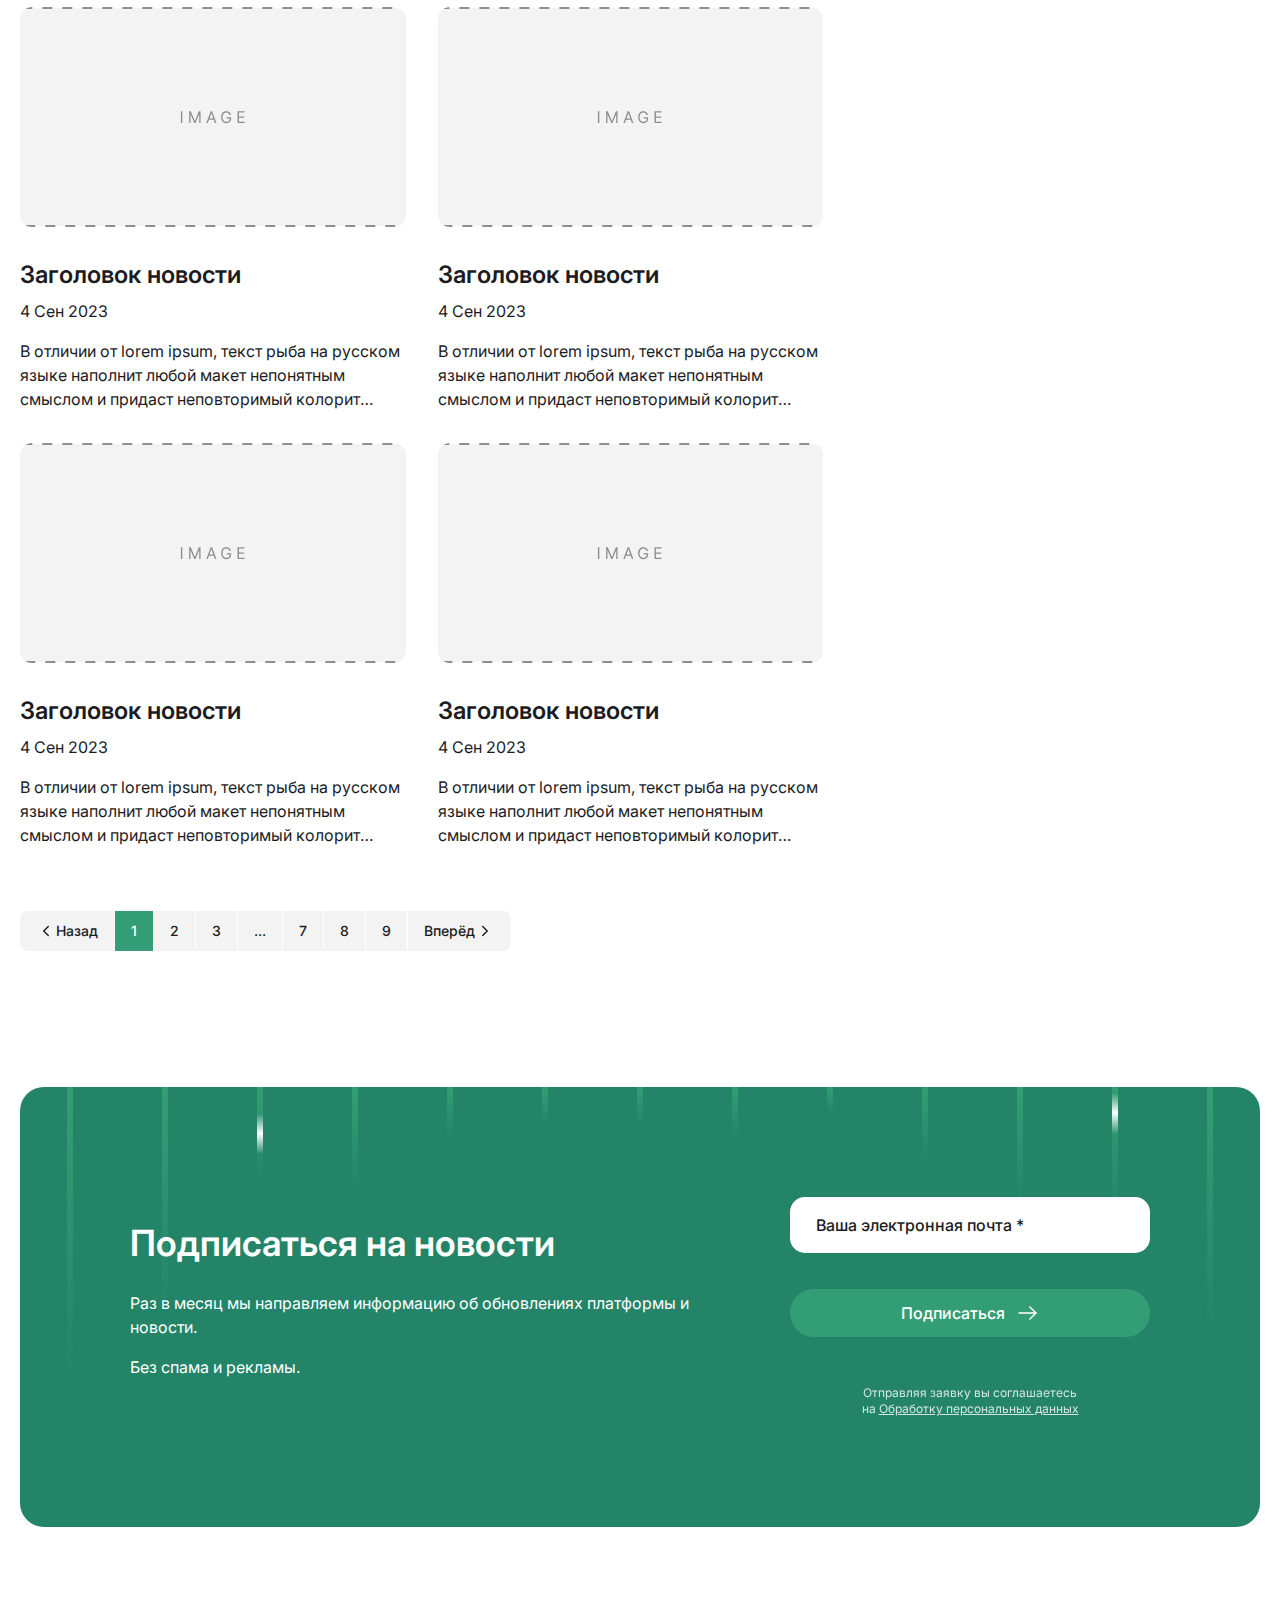
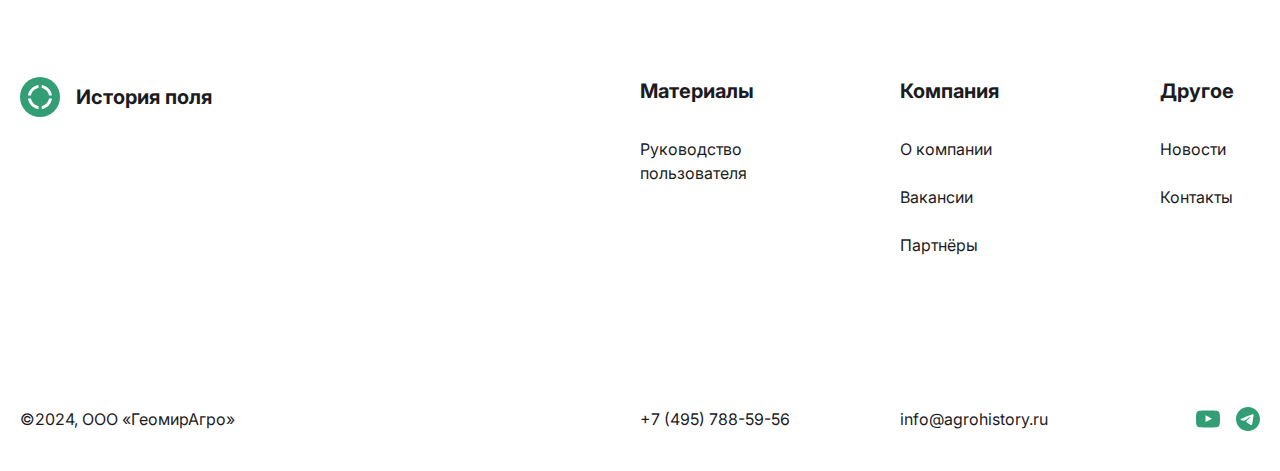
<file: news.html>
<!DOCTYPE html>
<html lang="ru">
<head>
    <meta charset="UTF-8" />
    <meta name="viewport" content="width=device-width, initial-scale=1" />
    <title>История поля</title>
    <meta name="description" content="Облачный сервис «История поля». Контроль и управление агробизнесом из любой точки Земли" />
    <link rel="icon" type="image/png" href="assets/favicon/favicon-48x48.png" sizes="48x48" />
    <link rel="icon" type="image/svg+xml" href="assets/favicon/favicon.svg" />
    <link rel="shortcut icon" href="assets/favicon/favicon.ico" />
    <link rel="apple-touch-icon" sizes="180x180" href="assets/favicon/apple-touch-icon.png" />
    <meta name="apple-mobile-web-app-title" content="История поля" />
    <link rel="manifest" href="assets/favicon/site.webmanifest" />
    <link rel="preconnect" href="https://fonts.googleapis.com" />
    <link rel="preconnect" href="https://fonts.gstatic.com" crossorigin />
    <link rel="stylesheet" href="https://fonts.googleapis.com/css2?family=Inter:wght@400;500;600;700&display=swap" />
    <link rel="stylesheet" href="assets/css/style.min.css" />
</head>
<body class="">
<div class="search-form">
    <div class="container">
        <form action="/search/" method="get">
            <input type="text" name="s" placeholder="Поиск по сайту..." />
            <a href="#" class="closesearch"><img src="assets/images/cancel.svg" alt="" /></a>
        </form>
    </div>
</div>
<div class="mobilemenu">
    <div class="container">
        <div class="mobilemenu__search">
            <form action="/search/" method="get">
                <input type="text" name="s" placeholder="Поиск по сайту..." />
                <button type="submit"><img src="assets/images/search.svg" alt="Поиск"></button>
            </form>
        </div>
        <ul class="mobilemenu__nav">
            <li class="mobilemenu__nav-item"><a href="#">Решения</a></li>
            <li class="mobilemenu__nav-item parent">
                <a href="#">
                    Материалы
                    <svg width="11" height="10" viewBox="0 0 11 10" fill="none" xmlns="http://www.w3.org/2000/svg">
                        <path d="M7.79183 3.95831L5.50016 6.24998L3.2085 3.95831" stroke="#1C1C1F" stroke-width="1.2" stroke-linecap="round" stroke-linejoin="round"/>
                    </svg> 
                </a>
                <ul class="mobilemenu__nav-child submenu">
                    <li class="mobilemenu__nav-childitem"><a href="#">Руководство пользователя</a></li>
                </ul>                               
            </li>
            <li class="mobilemenu__nav-item"><a href="news.html">Новости</a></li>
            <li class="mobilemenu__nav-item"><a href="dealers.html">Партнёры</a></li>
            <li class="mobilemenu__nav-item"><a href="contacts.html">Контакты</a></li>
            <li class="mobilemenu__nav-item parent">
                <a href="about.html">
                    Компания
                    <svg width="11" height="10" viewBox="0 0 11 10" fill="none" xmlns="http://www.w3.org/2000/svg">
                        <path d="M7.79183 3.95831L5.50016 6.24998L3.2085 3.95831" stroke="#1C1C1F" stroke-width="1.2" stroke-linecap="round" stroke-linejoin="round"/>
                    </svg>
                </a>
                <ul class="mobilemenu__nav-child submenu">
                    <li class="mobilemenu__nav-childitem"><a href="#">Руководство пользователя</a></li>
                </ul>   
            </li>
            <li class="mobilemenu__nav-item"><a href="#">Поддержка</a></li>
            <li class="mobilemenu__nav-item"><a href="download.html">Скачать приложение</a></li>
        </ul>
        <div class="mobilemenu__buttons">
            <a href="#" taget="_blank" class="btn small">Войти</a>
        </div>
    </div>
</div>
<header class="header">
    <div class="top fz12">
        <div class="container">
            <div class="top__contacts">
                <div class="top__contacts-phone">
                    <a href="tel:+74957885956">+7 (495) 788-59-56</a>
                </div>
                <div class="top__contacts-email">
                    <a href="mailto:info@agrohistory.ru?subject=Письмо с сайта История поля">info@agrohistory.ru</a>
                </div>
            </div>
            <div class="top__menu">
                <ul class="top__menu-nav">
                    <li class="top__menu-item top__menu-search opensearch"><a href="#"><img src="assets/images/search.svg" alt="Поиск"></a></li>
                    <li class="top__menu-item"><a href="contacts.html">Контакты</a></li>
                    <li class="top__menu-item parent">
                        <a href="about.html">
                            Компания
                            <svg width="11" height="10" viewBox="0 0 11 10" fill="none" xmlns="http://www.w3.org/2000/svg">
                                <path d="M7.79183 3.95831L5.50016 6.24998L3.2085 3.95831" stroke="#1C1C1F" stroke-width="1.2" stroke-linecap="round" stroke-linejoin="round"/>
                            </svg>
                        </a>
                        <ul class="top__menu-child submenu">
                            <li class="top__menu-childitem"><a href="#">Руководство пользователя</a></li>
                        </ul>   
                    </li>
                    <li class="top__menu-item"><a href="#">Поддержка</a></li>
                    <li class="top__menu-item"><a href="download.html">Скачать приложение</a></li>
                    <li class="top__menu-item top__menu-lang parent">
                        <a href="#">
                            Ru
                            <svg width="11" height="10" viewBox="0 0 11 10" fill="none" xmlns="http://www.w3.org/2000/svg">
                                <path d="M7.79183 3.95831L5.50016 6.24998L3.2085 3.95831" stroke="#1C1C1F" stroke-width="1.2" stroke-linecap="round" stroke-linejoin="round"/>
                            </svg>
                        </a>
                        <ul class="submenu">
                            <li class="active"><a href="#">Ru</a></li>
                            <li><a href="#">En</a></li>
                        </ul> 
                    </li>
                </ul>
            </div>
        </div>
    </div>
    <div class="fixedmenu">
        <div class="container">
            <div class="navigation">
                <a href="index.html" class="logo">
                    <img src="assets/images/logo.svg" alt="">
                    <span>История поля</span>
                </a>
                <nav>
                    <ul class="navigation__nav">
                        <li class="navigation__nav-item"><a href="#">Решения</a></li>
                        <li class="navigation__nav-item parent">
                            <a href="#">
                                Материалы
                                <svg width="11" height="10" viewBox="0 0 11 10" fill="none" xmlns="http://www.w3.org/2000/svg">
                                    <path d="M7.79183 3.95831L5.50016 6.24998L3.2085 3.95831" stroke="#1C1C1F" stroke-width="1.2" stroke-linecap="round" stroke-linejoin="round"/>
                                </svg> 
                            </a>
                            <ul class="navigation__nav-child submenu">
                                <li class="navigation__nav-childitem"><a href="#">Руководство пользователя</a></li>
                            </ul>                               
                        </li>
                        <li class="navigation__nav-item"><a href="news.html">Новости</a></li>
                        <li class="navigation__nav-item"><a href="dealers.html">Партнёры</a></li>
                    </ul>
                </nav>
                <div class="navigation__buttons">
                    <a href="#try" taget="_blank" class="btn small white go-to">Получить презентацию</a>
                    <a href="#" taget="_blank" class="btn small">Войти</a>
                    <a href="#" taget="_blank" class="btn small openmenu"><span></span></a>
                </div>
            </div>
        </div>
    </div>
</header>
<main>

<section class="news container">
    <div class="breadcrumbs mt36">
    <ul class="breadcrumbs__list">
        <li class="breadcrumbs__item"><a href="index.html">Главная</a></li>
        
            <li class="breadcrumbs__item breadcrumbs__item-arrow"></li>
            <li class="breadcrumbs__item"><a href="/news.html">Новости</a></li>
        
    </ul>
</div>
    <div class="title-with-button">
        <h1>Новости</h1>
        <a href="#" class="opensidebar">
            <svg width="22" height="22" viewBox="0 0 22 22" fill="none" xmlns="http://www.w3.org/2000/svg">
                <path fill-rule="evenodd" clip-rule="evenodd" d="M16.7292 6.41675C16.7292 8.31523 15.1902 9.85425 13.2917 9.85425C11.3932 9.85425 9.85421 8.31523 9.85421 6.41675C9.85421 4.51827 11.3932 2.97925 13.2917 2.97925C15.1902 2.97925 16.7292 4.51827 16.7292 6.41675ZM13.2917 8.47925C14.4308 8.47925 15.3542 7.55583 15.3542 6.41675C15.3542 5.27766 14.4308 4.35425 13.2917 4.35425C12.1526 4.35425 11.2292 5.27766 11.2292 6.41675C11.2292 7.55583 12.1526 8.47925 13.2917 8.47925Z" fill="#1C1C1F"/>
                <path fill-rule="evenodd" clip-rule="evenodd" d="M5.27087 15.5834C5.27087 17.4819 6.8099 19.0209 8.70838 19.0209C10.6069 19.0209 12.1459 17.4819 12.1459 15.5834C12.1459 13.6849 10.6069 12.1459 8.70837 12.1459C6.8099 12.1459 5.27087 13.6849 5.27087 15.5834ZM8.70838 17.6459C7.56929 17.6459 6.64587 16.7225 6.64587 15.5834C6.64587 14.4443 7.56929 13.5209 8.70838 13.5209C9.84746 13.5209 10.7709 14.4443 10.7709 15.5834C10.7709 16.7225 9.84746 17.6459 8.70838 17.6459Z" fill="#1C1C1F"/>
                <path d="M13.0625 15.5454C13.0625 15.1657 13.3703 14.8579 13.75 14.8579H20.1667C20.5464 14.8579 20.8542 15.1657 20.8542 15.5454C20.8542 15.9251 20.5464 16.2329 20.1667 16.2329H13.75C13.3703 16.2329 13.0625 15.9251 13.0625 15.5454Z" fill="#1C1C1F"/>
                <path d="M8.25004 5.69122C8.62974 5.69122 8.93754 5.99903 8.93754 6.37872C8.93754 6.75842 8.62974 7.06623 8.25004 7.06623L1.83337 7.06622C1.45368 7.06622 1.14587 6.75842 1.14587 6.37872C1.14587 5.99903 1.45368 5.69122 1.83337 5.69122H8.25004Z" fill="#1C1C1F"/>
                <path d="M1.14587 15.5454C1.14587 15.1657 1.45368 14.8579 1.83337 14.8579H3.66671C4.0464 14.8579 4.35421 15.1657 4.35421 15.5454C4.35421 15.9251 4.0464 16.2329 3.66671 16.2329H1.83337C1.45368 16.2329 1.14587 15.9251 1.14587 15.5454Z" fill="#1C1C1F"/>
                <path d="M20.1667 5.69122C20.5464 5.69122 20.8542 5.99903 20.8542 6.37872C20.8542 6.75842 20.5464 7.06623 20.1667 7.06623H18.3334C17.9537 7.06623 17.6459 6.75842 17.6459 6.37872C17.6459 5.99903 17.9537 5.69122 18.3334 5.69122H20.1667Z" fill="#1C1C1F"/>
            </svg>                
        </a>
    </div>
    <div class="page page-news flex mt36">
        <div class="">
            <ul class="news__wrapper-list">
                <li class="news__wrapper-item">
                    <a href="novelty.html">
                        <img src="assets/images/news.svg" alt="Заголовок новости" />
                        <h4>Заголовок новости</h4>
                        <span class="date">4 Сен 2023</span>
                        <span class="desc">В отличии от lorem ipsum, текст рыба на русском языке наполнит любой макет
                            непонятным смыслом и придаст неповторимый колорит советских времен.</span>
                    </a>
                </li>
                <li class="news__wrapper-item">
                    <a href="novelty.html">
                        <img src="assets/images/news.svg" alt="Заголовок новости" />
                        <h4>Заголовок новости</h4>
                        <span class="date">4 Сен 2023</span>
                        <span class="desc">В отличии от lorem ipsum, текст рыба на русском языке наполнит любой макет
                            непонятным смыслом и придаст неповторимый колорит советских времен.</span>
                    </a>
                </li>
                <li class="news__wrapper-item">
                    <a href="novelty.html">
                        <img src="assets/images/news.svg" alt="Заголовок новости" />
                        <h4>Заголовок новости</h4>
                        <span class="date">4 Сен 2023</span>
                        <span class="desc">В отличии от lorem ipsum, текст рыба на русском языке наполнит любой макет
                            непонятным смыслом и придаст неповторимый колорит советских времен.</span>
                    </a>
                </li>
                <li class="news__wrapper-item">
                    <a href="novelty.html">
                        <img src="assets/images/news.svg" alt="Заголовок новости" />
                        <h4>Заголовок новости</h4>
                        <span class="date">4 Сен 2023</span>
                        <span class="desc">В отличии от lorem ipsum, текст рыба на русском языке наполнит любой макет
                            непонятным смыслом и придаст неповторимый колорит советских времен.</span>
                    </a>
                </li>
                <li class="news__wrapper-item">
                    <a href="novelty.html">
                        <img src="assets/images/news.svg" alt="Заголовок новости" />
                        <h4>Заголовок новости</h4>
                        <span class="date">4 Сен 2023</span>
                        <span class="desc">В отличии от lorem ipsum, текст рыба на русском языке наполнит любой макет
                            непонятным смыслом и придаст неповторимый колорит советских времен.</span>
                    </a>
                </li>
                <li class="news__wrapper-item">
                    <a href="novelty.html">
                        <img src="assets/images/news.svg" alt="Заголовок новости" />
                        <h4>Заголовок новости</h4>
                        <span class="date">4 Сен 2023</span>
                        <span class="desc">В отличии от lorem ipsum, текст рыба на русском языке наполнит любой макет
                            непонятным смыслом и придаст неповторимый колорит советских времен.</span>
                    </a>
                </li>
                <li class="news__wrapper-item">
                    <a href="novelty.html">
                        <img src="assets/images/news.svg" alt="Заголовок новости" />
                        <h4>Заголовок новости</h4>
                        <span class="date">4 Сен 2023</span>
                        <span class="desc">В отличии от lorem ipsum, текст рыба на русском языке наполнит любой макет
                            непонятным смыслом и придаст неповторимый колорит советских времен.</span>
                    </a>
                </li>
                <li class="news__wrapper-item">
                    <a href="novelty.html">
                        <img src="assets/images/news.svg" alt="Заголовок новости" />
                        <h4>Заголовок новости</h4>
                        <span class="date">4 Сен 2023</span>
                        <span class="desc">В отличии от lorem ipsum, текст рыба на русском языке наполнит любой макет
                            непонятным смыслом и придаст неповторимый колорит советских времен.</span>
                    </a>
                </li>
                <li class="news__wrapper-item">
                    <a href="novelty.html">
                        <img src="assets/images/news.svg" alt="Заголовок новости" />
                        <h4>Заголовок новости</h4>
                        <span class="date">4 Сен 2023</span>
                        <span class="desc">В отличии от lorem ipsum, текст рыба на русском языке наполнит любой макет
                            непонятным смыслом и придаст неповторимый колорит советских времен.</span>
                    </a>
                </li>
                <li class="news__wrapper-item">
                    <a href="novelty.html">
                        <img src="assets/images/news.svg" alt="Заголовок новости" />
                        <h4>Заголовок новости</h4>
                        <span class="date">4 Сен 2023</span>
                        <span class="desc">В отличии от lorem ipsum, текст рыба на русском языке наполнит любой макет
                            непонятным смыслом и придаст неповторимый колорит советских времен.</span>
                    </a>
                </li>
            </ul>
            <div class="pagination mt64">
    <ul>
        <li><a href="#"><img src="assets/images/arrow-pagination-left.svg" alt="<" /> <span class="word">Назад</span></a></li>
        <li class="active"><a href="#">1</a></li>
        <li><a href="#">2</a></li>
        <li><a href="#">3</a></li>
        <li class="dots"><span>...</span></li>
        <li><a href="#">7</a></li>
        <li><a href="#">8</a></li>
        <li><a href="#">9</a></li>
        <li><a href="#"><span class="word">Вперёд</span> <img src="assets/images/arrow-pagination-right.svg" alt=">" /></a></li>
    </ul>
</div>
        </div>
        <div class="sidebar news-sidebar">
    <ul class="sidebar__links">
        <li><a href="#">Все</a></li>
        <li class="active"><a href="#">Обновления системы</a></li>
        <li><a href="#">Возможности и функции</a></li>
        <li><a href="#">Интервью</a></li>
        <li><a href="#">Выставки и конференции</a></li>
        <li><a href="#">Награды</a></li>
        <li><a href="#">Выступления</a></li>
        <li><a href="#">Нейронная сеть</a></li>
        <li><a href="#">Распознавание</a></li>
        <li><a href="#">СМИ о нас</a></li>
    </ul>
    <ul class="tags">
        <li><a href="#">Тег</a></li>
        <li><a href="#">Тег</a></li>
        <li><a href="#">Тег</a></li>
    </ul>
</div>
    </div>
    <div class="mt136">
    <div class="form green-bg-lines window">
        <div class="two-blocks">
            <div class="left">
                <h2>Подписаться на новости</h2>
                <p class="mt24">Раз в месяц мы направляем информацию об обновлениях платформы и новости.</p>
                <p>Без спама и рекламы.</p>
            </div>
            <div class="right">
                <div class="form-wrapper">
                    <div class="res">
                        <div class="res-error">
                            <div class="icon">
                                <img src="assets/images/form-error.svg" alt="" />
                            </div>
                            <div class="title">Форма не отправлена</div>
                            <div class="text">Повторите отправку позже <br />или свяжитесь с нами по номеру <br />телефона +7 (495) 788-59-56</div>
                        </div>
                        <div class="res-success">
                            <div class="icon">
                                <img src="assets/images/form-success.svg" alt="" />
                            </div>
                            <div class="title">Форма успешно отправлена</div>
                            <div class="text">Подтвердите подписку на новости <br />в своей электронной почте</div>
                        </div>
                    </div>
                    <div class="form-item">
                        <input name="f_email" class="email-input" type="text" placeholder="Ваша электронная почта *" autocomplete="off" />
                        <div class="error-label">Email обязательно</div>
                    </div>
                    <div class="form-item button">
                        <button type="submit" class="btn">Подписаться <img src="assets/images/arrow-button.svg" alt="" /></button>
                    </div>
                    <div class="form-item personal">Отправляя заявку вы соглашаетесь <br />на <a href="#">Обработку персональных данных</a></div>
                </div>
            </div>
        </div>
    </div>
</div>
</section>

</main>
<footer class="footer pt150 ">
    <div class="container ">
        <div class="footer__wrapper">
            <div class="footer__wrapper-info">
                <div class="footer__wrapper-logo">
                    <a href="index.html" class="logo">
                        <img src="assets/images/logo.svg" alt="">
                        <span>История поля</span>
                    </a>
                </div>
                <div class="footer__wrapper-copyright">
                    ©2024, ООО «ГеомирАгро»
                </div>
            </div>
            <div class="footer__wrapper-navigation">
                <div class="footer__navigation">
                    <ul class="footer__navigation-list">
                        <li class="footer__navigation-item">
                            <span>Материалы</span>
                            <ul>
                                <li><a href="#">Руководство <br>пользователя</a></li>
                            </ul>
                        </li>
                        <li class="footer__navigation-item">
                            <span>Компания</span>
                            <ul>
                                <li><a href="about.html">О компании</a></li>
                                <li><a href="#">Вакансии</a></li>
                                <li><a href="dealers.html">Партнёры</a></li>
                            </ul>
                        </li>
                        <li class="footer__navigation-item">
                            <span>Другое</span>
                            <ul>
                                <li><a href="news.html">Новости</a></li>
                                <li><a href="contacts.html">Контакты</a></li>
                            </ul>
                        </li>
                    </ul>
                </div>
                <div class="footer__contacts mt150">
                    <div class="footer__contacts-phone">
                        <a href="tel:+74957885956">+7 (495) 788-59-56</a>
                    </div>
                    <div class="footer__contacts-email">
                        <a href="mailto:info@agrohistory.ru?subject=Письмо с сайта История поля">info@agrohistory.ru</a>
                    </div>
                    <div class="footer__contacts-social">
                        <ul>
                            <li><a href="#" target="_blank"><img src="assets/images/yt.svg" alt=""></a></li>
                            <li><a href="#" target="_blank"><img src="assets/images/tg.svg" alt=""></a></li>
                        </ul>
                    </div>
                </div>
            </div>
        </div>
        
        <div class="footer__mobile mt150">
            <div class="footer__mobile-social">
                <ul>
                    <li><a href="#" target="_blank"><img src="assets/images/yt.svg" alt=""></a></li>
                    <li><a href="#" target="_blank"><img src="assets/images/tg.svg" alt=""></a></li>
                </ul>
            </div>
            <div class="footer__mobile-phone">
                <a href="tel:+74957885956">+7 (495) 788-59-56</a>
            </div>
            <div class="footer__mobile-email">
                <a href="mailto:info@agrohistory.ru?subject=Письмо с сайта История поля">info@agrohistory.ru</a>
            </div>
            <div class="footer__mobile-copyright">
                ©2024, ООО «ГеомирАгро»
            </div>
        </div>
    </div>
</footer>
<div class="overlay">
    <div class="modal-block" id="video">
        <a href="#" class="closemodal">
            <img src="assets/images/cancel-white.svg" alt="" />
        </a>
        <div class="video-wrapper" id="videocontainer">
            
        </div>
    </div>
    <!-- <div class="modal-block" id="bid">
        <a href="#" class="closemodal">
            <img src="assets/images/cancel.svg" alt="" />
        </a>
        <div class="block-title">
            <h2>Получить бесплатный доступ</h2>
            <p>Настроим тестовый доступ для вашей компании <br />с учётом потребностей бизнеса</p>
        </div>
        <div class="form">
            <div class="res">
                <div class="res-error">
                    <div class="icon">
                        <img src="assets/images/form-error.svg" alt="" />
                    </div>
                    <div class="title">Форма не отправлена</div>
                    <div class="text">Повторите отправку позже <br />или свяжитесь с нами по номеру <br />телефона +7 (495) 788-59-56</div>
                </div>
                <div class="res-success">
                    <div class="icon">
                        <img src="assets/images/form-success.svg" alt="" />
                    </div>
                    <div class="title">Форма успешно отправлена</div>
                    <div class="text">Менеджер нашей компании <br />скоро свяжется с вами</div>
                </div>
            </div>
            <div class="form-item">
                <input name="f_name" type="text" placeholder="ФИО *" autocomplete="off" />
                <div class="error-label">ФИО обязательно</div>
            </div>
            <div class="form-item">
                <input name="f_email" class="email-input" type="text" placeholder="Ваша электронная почта *" autocomplete="off" />
                <div class="error-label">Email обязательно</div>
            </div>
            <div class="form-item button">
                <button type="submit" class="btn">Отправить заявку <img src="assets/images/arrow-button.svg" alt="" /></button>
            </div>
            <div class="form-item yes">Нажимая на кнопку вы соглашаетесь с политикой <a href="#">обработки персональных данных</a></div>
        </div>
    </div> -->
</div>
<script src="//api-maps.yandex.ru/2.1/?lang=ru_RU"></script>
<script src="assets/js/jquery.min.js"></script>
<script src="assets/js/flexmenu.min.js"></script>
<script src="assets/js/lightcase.min.js"></script>
<script src="assets/js/swiper-bundle.min.js"></script>
<script src="assets/js/jquery.maskedinput.min.js"></script>
<script src="assets/js/splide-extension-auto-scroll.min.js"></script>
<script src="assets/js/splide.min.js"></script>
<script src="assets/js/script.js"></script>
</body>
</html>
</file>
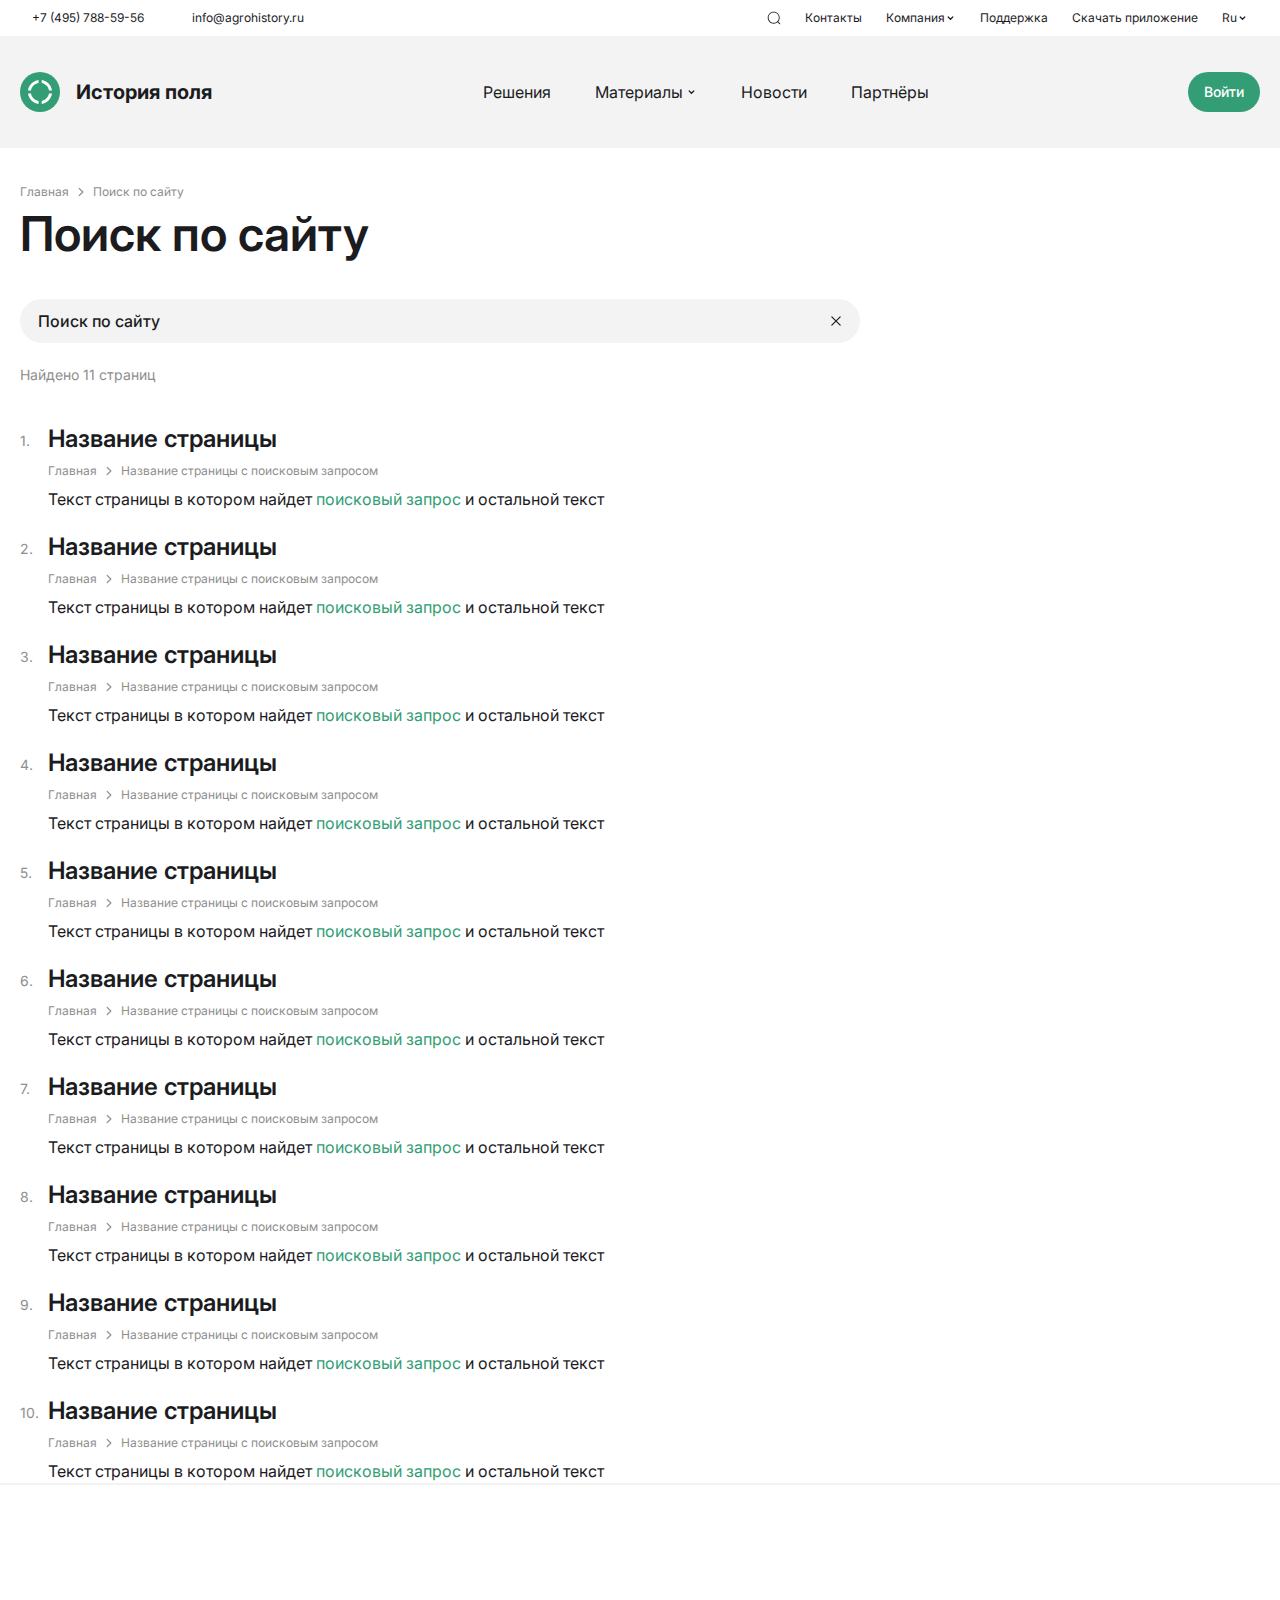
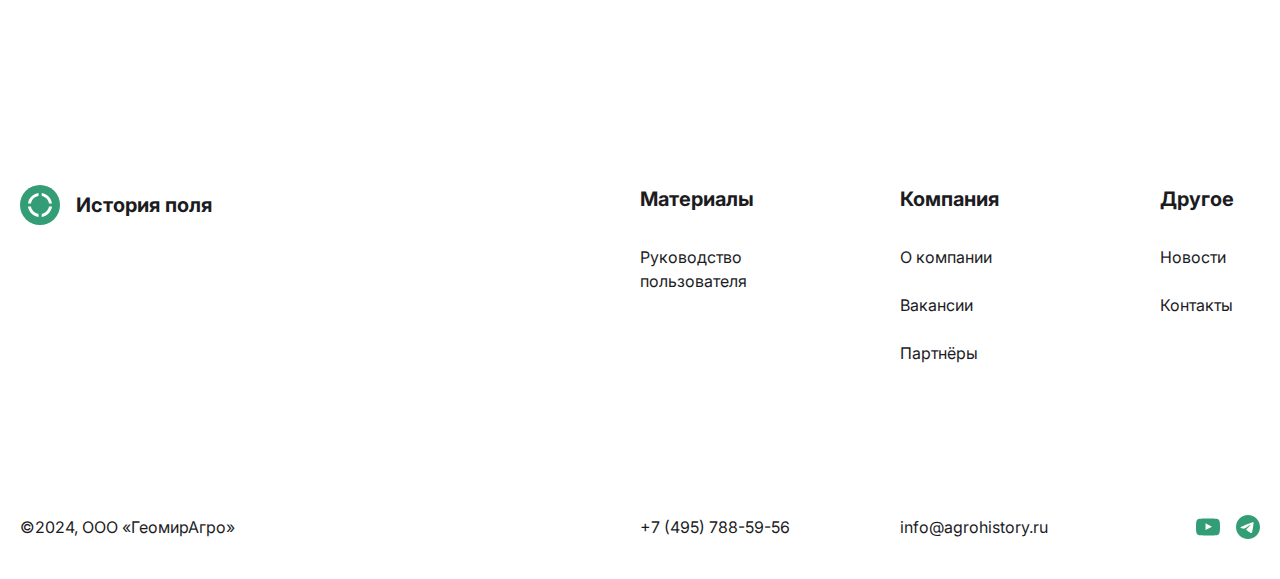
<file: search.html>
<!DOCTYPE html>
<html lang="ru">
<head>
    <meta charset="UTF-8" />
    <meta name="viewport" content="width=device-width, initial-scale=1" />
    <title>История поля</title>
    <meta name="description" content="Облачный сервис «История поля». Контроль и управление агробизнесом из любой точки Земли" />
    <link rel="icon" type="image/png" href="assets/favicon/favicon-48x48.png" sizes="48x48" />
    <link rel="icon" type="image/svg+xml" href="assets/favicon/favicon.svg" />
    <link rel="shortcut icon" href="assets/favicon/favicon.ico" />
    <link rel="apple-touch-icon" sizes="180x180" href="assets/favicon/apple-touch-icon.png" />
    <meta name="apple-mobile-web-app-title" content="История поля" />
    <link rel="manifest" href="assets/favicon/site.webmanifest" />
    <link rel="preconnect" href="https://fonts.googleapis.com" />
    <link rel="preconnect" href="https://fonts.gstatic.com" crossorigin />
    <link rel="stylesheet" href="https://fonts.googleapis.com/css2?family=Inter:wght@400;500;600;700&display=swap" />
    <link rel="stylesheet" href="assets/css/style.min.css" />
</head>
<body class="">
<div class="search-form">
    <div class="container">
        <form action="/search/" method="get">
            <input type="text" name="s" placeholder="Поиск по сайту..." />
            <a href="#" class="closesearch"><img src="assets/images/cancel.svg" alt="" /></a>
        </form>
    </div>
</div>
<div class="mobilemenu">
    <div class="container">
        <div class="mobilemenu__search">
            <form action="/search/" method="get">
                <input type="text" name="s" placeholder="Поиск по сайту..." />
                <button type="submit"><img src="assets/images/search.svg" alt="Поиск"></button>
            </form>
        </div>
        <ul class="mobilemenu__nav">
            <li class="mobilemenu__nav-item"><a href="#">Решения</a></li>
            <li class="mobilemenu__nav-item parent">
                <a href="#">
                    Материалы
                    <svg width="11" height="10" viewBox="0 0 11 10" fill="none" xmlns="http://www.w3.org/2000/svg">
                        <path d="M7.79183 3.95831L5.50016 6.24998L3.2085 3.95831" stroke="#1C1C1F" stroke-width="1.2" stroke-linecap="round" stroke-linejoin="round"/>
                    </svg> 
                </a>
                <ul class="mobilemenu__nav-child submenu">
                    <li class="mobilemenu__nav-childitem"><a href="#">Руководство пользователя</a></li>
                </ul>                               
            </li>
            <li class="mobilemenu__nav-item"><a href="news.html">Новости</a></li>
            <li class="mobilemenu__nav-item"><a href="dealers.html">Партнёры</a></li>
            <li class="mobilemenu__nav-item"><a href="contacts.html">Контакты</a></li>
            <li class="mobilemenu__nav-item parent">
                <a href="about.html">
                    Компания
                    <svg width="11" height="10" viewBox="0 0 11 10" fill="none" xmlns="http://www.w3.org/2000/svg">
                        <path d="M7.79183 3.95831L5.50016 6.24998L3.2085 3.95831" stroke="#1C1C1F" stroke-width="1.2" stroke-linecap="round" stroke-linejoin="round"/>
                    </svg>
                </a>
                <ul class="mobilemenu__nav-child submenu">
                    <li class="mobilemenu__nav-childitem"><a href="#">Руководство пользователя</a></li>
                </ul>   
            </li>
            <li class="mobilemenu__nav-item"><a href="#">Поддержка</a></li>
            <li class="mobilemenu__nav-item"><a href="download.html">Скачать приложение</a></li>
        </ul>
        <div class="mobilemenu__buttons">
            <a href="#" taget="_blank" class="btn small">Войти</a>
        </div>
    </div>
</div>
<header class="header">
    <div class="top fz12">
        <div class="container">
            <div class="top__contacts">
                <div class="top__contacts-phone">
                    <a href="tel:+74957885956">+7 (495) 788-59-56</a>
                </div>
                <div class="top__contacts-email">
                    <a href="mailto:info@agrohistory.ru?subject=Письмо с сайта История поля">info@agrohistory.ru</a>
                </div>
            </div>
            <div class="top__menu">
                <ul class="top__menu-nav">
                    <li class="top__menu-item top__menu-search opensearch"><a href="#"><img src="assets/images/search.svg" alt="Поиск"></a></li>
                    <li class="top__menu-item"><a href="contacts.html">Контакты</a></li>
                    <li class="top__menu-item parent">
                        <a href="about.html">
                            Компания
                            <svg width="11" height="10" viewBox="0 0 11 10" fill="none" xmlns="http://www.w3.org/2000/svg">
                                <path d="M7.79183 3.95831L5.50016 6.24998L3.2085 3.95831" stroke="#1C1C1F" stroke-width="1.2" stroke-linecap="round" stroke-linejoin="round"/>
                            </svg>
                        </a>
                        <ul class="top__menu-child submenu">
                            <li class="top__menu-childitem"><a href="#">Руководство пользователя</a></li>
                        </ul>   
                    </li>
                    <li class="top__menu-item"><a href="#">Поддержка</a></li>
                    <li class="top__menu-item"><a href="download.html">Скачать приложение</a></li>
                    <li class="top__menu-item top__menu-lang parent">
                        <a href="#">
                            Ru
                            <svg width="11" height="10" viewBox="0 0 11 10" fill="none" xmlns="http://www.w3.org/2000/svg">
                                <path d="M7.79183 3.95831L5.50016 6.24998L3.2085 3.95831" stroke="#1C1C1F" stroke-width="1.2" stroke-linecap="round" stroke-linejoin="round"/>
                            </svg>
                        </a>
                        <ul class="submenu">
                            <li class="active"><a href="#">Ru</a></li>
                            <li><a href="#">En</a></li>
                        </ul> 
                    </li>
                </ul>
            </div>
        </div>
    </div>
    <div class="fixedmenu">
        <div class="container">
            <div class="navigation">
                <a href="index.html" class="logo">
                    <img src="assets/images/logo.svg" alt="">
                    <span>История поля</span>
                </a>
                <nav>
                    <ul class="navigation__nav">
                        <li class="navigation__nav-item"><a href="#">Решения</a></li>
                        <li class="navigation__nav-item parent">
                            <a href="#">
                                Материалы
                                <svg width="11" height="10" viewBox="0 0 11 10" fill="none" xmlns="http://www.w3.org/2000/svg">
                                    <path d="M7.79183 3.95831L5.50016 6.24998L3.2085 3.95831" stroke="#1C1C1F" stroke-width="1.2" stroke-linecap="round" stroke-linejoin="round"/>
                                </svg> 
                            </a>
                            <ul class="navigation__nav-child submenu">
                                <li class="navigation__nav-childitem"><a href="#">Руководство пользователя</a></li>
                            </ul>                               
                        </li>
                        <li class="navigation__nav-item"><a href="news.html">Новости</a></li>
                        <li class="navigation__nav-item"><a href="dealers.html">Партнёры</a></li>
                    </ul>
                </nav>
                <div class="navigation__buttons">
                    <a href="#try" taget="_blank" class="btn small white go-to">Получить презентацию</a>
                    <a href="#" taget="_blank" class="btn small">Войти</a>
                    <a href="#" taget="_blank" class="btn small openmenu"><span></span></a>
                </div>
            </div>
        </div>
    </div>
</header>
<main>

<section class="search container mt36">
    <div class="breadcrumbs mt36">
    <ul class="breadcrumbs__list">
        <li class="breadcrumbs__item"><a href="index.html">Главная</a></li>
        
            <li class="breadcrumbs__item breadcrumbs__item-arrow"></li>
            <li class="breadcrumbs__item"><a href="/search.html">Поиск по сайту</a></li>
        
    </ul>
</div>
    <h1>Поиск по сайту</h1>
    <div class="page mt36">
        <div class="search-form-page">
            <form action="/search.html">
                <input type="text" name="s" placeholder="Поиск по сайту" value="" />
                <a href="#" class="clearsearch"><img src="assets/images/cancel.svg" alt="" /></a>
            </form>
            <div class="answer-form">
                Найдено 11 страниц
            </div>
        </div>
        <div class="mt36">
            <ol class="search-list" style="--counter: 1;"><!-- расчитать с условием страниц -->
                <li>
                    <div class="title">
                        <a href="#">Название страницы</a>
                    </div>
                    <div class="address">
                        <div class="breadcrumbs mt36">
    <ul class="breadcrumbs__list">
        <li class="breadcrumbs__item"><a href="index.html">Главная</a></li>
        
            <li class="breadcrumbs__item breadcrumbs__item-arrow"></li>
            <li class="breadcrumbs__item"><a href="#">Название страницы с поисковым запросом</a></li>
        
    </ul>
</div>
                    </div>
                    <div class="text">
                        Текст страницы в котором найдет <span>поисковый запрос</span> и остальной текст
                    </div>
                </li>
                <li>
                    <div class="title">
                        <a href="#">Название страницы</a>
                    </div>
                    <div class="address">
                        <div class="breadcrumbs mt36">
    <ul class="breadcrumbs__list">
        <li class="breadcrumbs__item"><a href="index.html">Главная</a></li>
        
            <li class="breadcrumbs__item breadcrumbs__item-arrow"></li>
            <li class="breadcrumbs__item"><a href="#">Название страницы с поисковым запросом</a></li>
        
    </ul>
</div>
                    </div>
                    <div class="text">
                        Текст страницы в котором найдет <span>поисковый запрос</span> и остальной текст
                    </div>
                </li>
                <li>
                    <div class="title">
                        <a href="#">Название страницы</a>
                    </div>
                    <div class="address">
                        <div class="breadcrumbs mt36">
    <ul class="breadcrumbs__list">
        <li class="breadcrumbs__item"><a href="index.html">Главная</a></li>
        
            <li class="breadcrumbs__item breadcrumbs__item-arrow"></li>
            <li class="breadcrumbs__item"><a href="#">Название страницы с поисковым запросом</a></li>
        
    </ul>
</div>
                    </div>
                    <div class="text">
                        Текст страницы в котором найдет <span>поисковый запрос</span> и остальной текст
                    </div>
                </li>
                <li>
                    <div class="title">
                        <a href="#">Название страницы</a>
                    </div>
                    <div class="address">
                        <div class="breadcrumbs mt36">
    <ul class="breadcrumbs__list">
        <li class="breadcrumbs__item"><a href="index.html">Главная</a></li>
        
            <li class="breadcrumbs__item breadcrumbs__item-arrow"></li>
            <li class="breadcrumbs__item"><a href="#">Название страницы с поисковым запросом</a></li>
        
    </ul>
</div>
                    </div>
                    <div class="text">
                        Текст страницы в котором найдет <span>поисковый запрос</span> и остальной текст
                    </div>
                </li>
                <li>
                    <div class="title">
                        <a href="#">Название страницы</a>
                    </div>
                    <div class="address">
                        <div class="breadcrumbs mt36">
    <ul class="breadcrumbs__list">
        <li class="breadcrumbs__item"><a href="index.html">Главная</a></li>
        
            <li class="breadcrumbs__item breadcrumbs__item-arrow"></li>
            <li class="breadcrumbs__item"><a href="#">Название страницы с поисковым запросом</a></li>
        
    </ul>
</div>
                    </div>
                    <div class="text">
                        Текст страницы в котором найдет <span>поисковый запрос</span> и остальной текст
                    </div>
                </li>
                <li>
                    <div class="title">
                        <a href="#">Название страницы</a>
                    </div>
                    <div class="address">
                        <div class="breadcrumbs mt36">
    <ul class="breadcrumbs__list">
        <li class="breadcrumbs__item"><a href="index.html">Главная</a></li>
        
            <li class="breadcrumbs__item breadcrumbs__item-arrow"></li>
            <li class="breadcrumbs__item"><a href="#">Название страницы с поисковым запросом</a></li>
        
    </ul>
</div>
                    </div>
                    <div class="text">
                        Текст страницы в котором найдет <span>поисковый запрос</span> и остальной текст
                    </div>
                </li>
                <li>
                    <div class="title">
                        <a href="#">Название страницы</a>
                    </div>
                    <div class="address">
                        <div class="breadcrumbs mt36">
    <ul class="breadcrumbs__list">
        <li class="breadcrumbs__item"><a href="index.html">Главная</a></li>
        
            <li class="breadcrumbs__item breadcrumbs__item-arrow"></li>
            <li class="breadcrumbs__item"><a href="#">Название страницы с поисковым запросом</a></li>
        
    </ul>
</div>
                    </div>
                    <div class="text">
                        Текст страницы в котором найдет <span>поисковый запрос</span> и остальной текст
                    </div>
                </li>
                <li>
                    <div class="title">
                        <a href="#">Название страницы</a>
                    </div>
                    <div class="address">
                        <div class="breadcrumbs mt36">
    <ul class="breadcrumbs__list">
        <li class="breadcrumbs__item"><a href="index.html">Главная</a></li>
        
            <li class="breadcrumbs__item breadcrumbs__item-arrow"></li>
            <li class="breadcrumbs__item"><a href="#">Название страницы с поисковым запросом</a></li>
        
    </ul>
</div>
                    </div>
                    <div class="text">
                        Текст страницы в котором найдет <span>поисковый запрос</span> и остальной текст
                    </div>
                </li>
                <li>
                    <div class="title">
                        <a href="#">Название страницы</a>
                    </div>
                    <div class="address">
                        <div class="breadcrumbs mt36">
    <ul class="breadcrumbs__list">
        <li class="breadcrumbs__item"><a href="index.html">Главная</a></li>
        
            <li class="breadcrumbs__item breadcrumbs__item-arrow"></li>
            <li class="breadcrumbs__item"><a href="#">Название страницы с поисковым запросом</a></li>
        
    </ul>
</div>
                    </div>
                    <div class="text">
                        Текст страницы в котором найдет <span>поисковый запрос</span> и остальной текст
                    </div>
                </li>
                <li>
                    <div class="title">
                        <a href="#">Название страницы</a>
                    </div>
                    <div class="address">
                        <div class="breadcrumbs mt36">
    <ul class="breadcrumbs__list">
        <li class="breadcrumbs__item"><a href="index.html">Главная</a></li>
        
            <li class="breadcrumbs__item breadcrumbs__item-arrow"></li>
            <li class="breadcrumbs__item"><a href="#">Название страницы с поисковым запросом</a></li>
        
    </ul>
</div>
                    </div>
                    <div class="text">
                        Текст страницы в котором найдет <span>поисковый запрос</span> и остальной текст
                    </div>
                </li>
            </ol>
        </div>
    </div>
</section>

</main>
<footer class="footer pt150 footer-border">
    <div class="container mt150">
        <div class="footer__wrapper">
            <div class="footer__wrapper-info">
                <div class="footer__wrapper-logo">
                    <a href="index.html" class="logo">
                        <img src="assets/images/logo.svg" alt="">
                        <span>История поля</span>
                    </a>
                </div>
                <div class="footer__wrapper-copyright">
                    ©2024, ООО «ГеомирАгро»
                </div>
            </div>
            <div class="footer__wrapper-navigation">
                <div class="footer__navigation">
                    <ul class="footer__navigation-list">
                        <li class="footer__navigation-item">
                            <span>Материалы</span>
                            <ul>
                                <li><a href="#">Руководство <br>пользователя</a></li>
                            </ul>
                        </li>
                        <li class="footer__navigation-item">
                            <span>Компания</span>
                            <ul>
                                <li><a href="about.html">О компании</a></li>
                                <li><a href="#">Вакансии</a></li>
                                <li><a href="dealers.html">Партнёры</a></li>
                            </ul>
                        </li>
                        <li class="footer__navigation-item">
                            <span>Другое</span>
                            <ul>
                                <li><a href="news.html">Новости</a></li>
                                <li><a href="contacts.html">Контакты</a></li>
                            </ul>
                        </li>
                    </ul>
                </div>
                <div class="footer__contacts mt150">
                    <div class="footer__contacts-phone">
                        <a href="tel:+74957885956">+7 (495) 788-59-56</a>
                    </div>
                    <div class="footer__contacts-email">
                        <a href="mailto:info@agrohistory.ru?subject=Письмо с сайта История поля">info@agrohistory.ru</a>
                    </div>
                    <div class="footer__contacts-social">
                        <ul>
                            <li><a href="#" target="_blank"><img src="assets/images/yt.svg" alt=""></a></li>
                            <li><a href="#" target="_blank"><img src="assets/images/tg.svg" alt=""></a></li>
                        </ul>
                    </div>
                </div>
            </div>
        </div>
        
        <div class="footer__mobile mt150">
            <div class="footer__mobile-social">
                <ul>
                    <li><a href="#" target="_blank"><img src="assets/images/yt.svg" alt=""></a></li>
                    <li><a href="#" target="_blank"><img src="assets/images/tg.svg" alt=""></a></li>
                </ul>
            </div>
            <div class="footer__mobile-phone">
                <a href="tel:+74957885956">+7 (495) 788-59-56</a>
            </div>
            <div class="footer__mobile-email">
                <a href="mailto:info@agrohistory.ru?subject=Письмо с сайта История поля">info@agrohistory.ru</a>
            </div>
            <div class="footer__mobile-copyright">
                ©2024, ООО «ГеомирАгро»
            </div>
        </div>
    </div>
</footer>
<div class="overlay">
    <div class="modal-block" id="video">
        <a href="#" class="closemodal">
            <img src="assets/images/cancel-white.svg" alt="" />
        </a>
        <div class="video-wrapper" id="videocontainer">
            
        </div>
    </div>
    <!-- <div class="modal-block" id="bid">
        <a href="#" class="closemodal">
            <img src="assets/images/cancel.svg" alt="" />
        </a>
        <div class="block-title">
            <h2>Получить бесплатный доступ</h2>
            <p>Настроим тестовый доступ для вашей компании <br />с учётом потребностей бизнеса</p>
        </div>
        <div class="form">
            <div class="res">
                <div class="res-error">
                    <div class="icon">
                        <img src="assets/images/form-error.svg" alt="" />
                    </div>
                    <div class="title">Форма не отправлена</div>
                    <div class="text">Повторите отправку позже <br />или свяжитесь с нами по номеру <br />телефона +7 (495) 788-59-56</div>
                </div>
                <div class="res-success">
                    <div class="icon">
                        <img src="assets/images/form-success.svg" alt="" />
                    </div>
                    <div class="title">Форма успешно отправлена</div>
                    <div class="text">Менеджер нашей компании <br />скоро свяжется с вами</div>
                </div>
            </div>
            <div class="form-item">
                <input name="f_name" type="text" placeholder="ФИО *" autocomplete="off" />
                <div class="error-label">ФИО обязательно</div>
            </div>
            <div class="form-item">
                <input name="f_email" class="email-input" type="text" placeholder="Ваша электронная почта *" autocomplete="off" />
                <div class="error-label">Email обязательно</div>
            </div>
            <div class="form-item button">
                <button type="submit" class="btn">Отправить заявку <img src="assets/images/arrow-button.svg" alt="" /></button>
            </div>
            <div class="form-item yes">Нажимая на кнопку вы соглашаетесь с политикой <a href="#">обработки персональных данных</a></div>
        </div>
    </div> -->
</div>
<script src="//api-maps.yandex.ru/2.1/?lang=ru_RU"></script>
<script src="assets/js/jquery.min.js"></script>
<script src="assets/js/flexmenu.min.js"></script>
<script src="assets/js/lightcase.min.js"></script>
<script src="assets/js/swiper-bundle.min.js"></script>
<script src="assets/js/jquery.maskedinput.min.js"></script>
<script src="assets/js/splide-extension-auto-scroll.min.js"></script>
<script src="assets/js/splide.min.js"></script>
<script src="assets/js/script.js"></script>
</body>
</html>
</file>
<file: assets/css/style.min.css>
@font-face{font-family:swiper-icons;src:url("data:application/font-woff;charset=utf-8;base64, [base64]//wADZ2x5ZgAAAywAAADMAAAD2MHtryVoZWFkAAABbAAAADAAAAA2E2+eoWhoZWEAAAGcAAAAHwAAACQC9gDzaG10eAAAAigAAAAZAAAArgJkABFsb2NhAAAC0AAAAFoAAABaFQAUGG1heHAAAAG8AAAAHwAAACAAcABAbmFtZQAAA/gAAAE5AAACXvFdBwlwb3N0AAAFNAAAAGIAAACE5s74hXjaY2BkYGAAYpf5Hu/j+W2+MnAzMYDAzaX6QjD6/4//Bxj5GA8AuRwMYGkAPywL13jaY2BkYGA88P8Agx4j+/8fQDYfA1AEBWgDAIB2BOoAeNpjYGRgYNBh4GdgYgABEMnIABJzYNADCQAACWgAsQB42mNgYfzCOIGBlYGB0YcxjYGBwR1Kf2WQZGhhYGBiYGVmgAFGBiQQkOaawtDAoMBQxXjg/wEGPcYDDA4wNUA2CCgwsAAAO4EL6gAAeNpj2M0gyAACqxgGNWBkZ2D4/wMA+xkDdgAAAHjaY2BgYGaAYBkGRgYQiAHyGMF8FgYHIM3DwMHABGQrMOgyWDLEM1T9/w8UBfEMgLzE////P/5//f/V/xv+r4eaAAeMbAxwIUYmIMHEgKYAYjUcsDAwsLKxc3BycfPw8jEQA/[base64]/uznmfPFBNODM2K7MTQ45YEAZqGP81AmGGcF3iPqOop0r1SPTaTbVkfUe4HXj97wYE+yNwWYxwWu4v1ugWHgo3S1XdZEVqWM7ET0cfnLGxWfkgR42o2PvWrDMBSFj/IHLaF0zKjRgdiVMwScNRAoWUoH78Y2icB/yIY09An6AH2Bdu/UB+yxopYshQiEvnvu0dURgDt8QeC8PDw7Fpji3fEA4z/PEJ6YOB5hKh4dj3EvXhxPqH/SKUY3rJ7srZ4FZnh1PMAtPhwP6fl2PMJMPDgeQ4rY8YT6Gzao0eAEA409DuggmTnFnOcSCiEiLMgxCiTI6Cq5DZUd3Qmp10vO0LaLTd2cjN4fOumlc7lUYbSQcZFkutRG7g6JKZKy0RmdLY680CDnEJ+UMkpFFe1RN7nxdVpXrC4aTtnaurOnYercZg2YVmLN/d/gczfEimrE/fs/bOuq29Zmn8tloORaXgZgGa78yO9/cnXm2BpaGvq25Dv9S4E9+5SIc9PqupJKhYFSSl47+Qcr1mYNAAAAeNptw0cKwkAAAMDZJA8Q7OUJvkLsPfZ6zFVERPy8qHh2YER+3i/BP83vIBLLySsoKimrqKqpa2hp6+jq6RsYGhmbmJqZSy0sraxtbO3sHRydnEMU4uR6yx7JJXveP7WrDycAAAAAAAH//wACeNpjYGRgYOABYhkgZgJCZgZNBkYGLQZtIJsFLMYAAAw3ALgAeNolizEKgDAQBCchRbC2sFER0YD6qVQiBCv/H9ezGI6Z5XBAw8CBK/m5iQQVauVbXLnOrMZv2oLdKFa8Pjuru2hJzGabmOSLzNMzvutpB3N42mNgZGBg4GKQYzBhYMxJLMlj4GBgAYow/P/PAJJhLM6sSoWKfWCAAwDAjgbRAAB42mNgYGBkAIIbCZo5IPrmUn0hGA0AO8EFTQAA") format("woff");font-weight:400;font-style:normal}:root{--swiper-theme-color:#007aff}.swiper-container{margin-left:auto;margin-right:auto;position:relative;overflow:hidden;list-style:none;padding:0;z-index:1}.swiper-container-vertical>.swiper-wrapper{-webkit-box-orient:vertical;-webkit-box-direction:normal;-ms-flex-direction:column;flex-direction:column}.swiper-wrapper{position:relative;width:100%;height:100%;z-index:1;display:-webkit-box;display:-ms-flexbox;display:flex;-webkit-transition-property:-webkit-transform;transition-property:-webkit-transform;transition-property:transform;transition-property:transform,-webkit-transform;-webkit-box-sizing:content-box;box-sizing:content-box}.swiper-container-android .swiper-slide,.swiper-wrapper{-webkit-transform:translate3d(0,0,0);transform:translate3d(0,0,0)}.swiper-container-multirow>.swiper-wrapper{-ms-flex-wrap:wrap;flex-wrap:wrap}.swiper-container-multirow-column>.swiper-wrapper{-ms-flex-wrap:wrap;flex-wrap:wrap;-webkit-box-orient:vertical;-webkit-box-direction:normal;-ms-flex-direction:column;flex-direction:column}.swiper-container-free-mode>.swiper-wrapper{-webkit-transition-timing-function:ease-out;transition-timing-function:ease-out;margin:0 auto}.swiper-slide{-ms-flex-negative:0;flex-shrink:0;width:100%;height:100%;position:relative;-webkit-transition-property:-webkit-transform;transition-property:-webkit-transform;transition-property:transform;transition-property:transform,-webkit-transform}.swiper-slide-invisible-blank{visibility:hidden}.swiper-container-autoheight,.swiper-container-autoheight .swiper-slide{height:auto}.swiper-container-autoheight .swiper-wrapper{-webkit-box-align:start;-ms-flex-align:start;align-items:flex-start;-webkit-transition-property:height,-webkit-transform;transition-property:height,-webkit-transform;transition-property:transform,height;transition-property:transform,height,-webkit-transform}.swiper-container-3d{-webkit-perspective:1200px;perspective:1200px}.swiper-container-3d .swiper-cube-shadow,.swiper-container-3d .swiper-slide,.swiper-container-3d .swiper-slide-shadow-bottom,.swiper-container-3d .swiper-slide-shadow-left,.swiper-container-3d .swiper-slide-shadow-right,.swiper-container-3d .swiper-slide-shadow-top,.swiper-container-3d .swiper-wrapper{-webkit-transform-style:preserve-3d;transform-style:preserve-3d}.swiper-container-3d .swiper-slide-shadow-bottom,.swiper-container-3d .swiper-slide-shadow-left,.swiper-container-3d .swiper-slide-shadow-right,.swiper-container-3d .swiper-slide-shadow-top{position:absolute;left:0;top:0;width:100%;height:100%;pointer-events:none;z-index:10}.swiper-container-3d .swiper-slide-shadow-left{background-image:-webkit-gradient(linear,right top,left top,from(rgba(0,0,0,.5)),to(rgba(0,0,0,0)));background-image:linear-gradient(to left,rgba(0,0,0,.5),rgba(0,0,0,0))}.swiper-container-3d .swiper-slide-shadow-right{background-image:-webkit-gradient(linear,left top,right top,from(rgba(0,0,0,.5)),to(rgba(0,0,0,0)));background-image:linear-gradient(to right,rgba(0,0,0,.5),rgba(0,0,0,0))}.swiper-container-3d .swiper-slide-shadow-top{background-image:-webkit-gradient(linear,left bottom,left top,from(rgba(0,0,0,.5)),to(rgba(0,0,0,0)));background-image:linear-gradient(to top,rgba(0,0,0,.5),rgba(0,0,0,0))}.swiper-container-3d .swiper-slide-shadow-bottom{background-image:-webkit-gradient(linear,left top,left bottom,from(rgba(0,0,0,.5)),to(rgba(0,0,0,0)));background-image:linear-gradient(to bottom,rgba(0,0,0,.5),rgba(0,0,0,0))}.swiper-container-css-mode>.swiper-wrapper{overflow:auto;scrollbar-width:none;-ms-overflow-style:none}.swiper-container-css-mode>.swiper-wrapper::-webkit-scrollbar{display:none}.swiper-container-css-mode>.swiper-wrapper>.swiper-slide{scroll-snap-align:start start}.swiper-container-horizontal.swiper-container-css-mode>.swiper-wrapper{-ms-scroll-snap-type:x mandatory;scroll-snap-type:x mandatory}.swiper-container-vertical.swiper-container-css-mode>.swiper-wrapper{-ms-scroll-snap-type:y mandatory;scroll-snap-type:y mandatory}:root{--swiper-navigation-size:44px}.swiper-button-next,.swiper-button-prev{position:absolute;top:50%;width:calc(var(--swiper-navigation-size)/ 44 * 27);height:var(--swiper-navigation-size);margin-top:calc(-1 * var(--swiper-navigation-size)/ 2);z-index:10;cursor:pointer;display:-webkit-box;display:-ms-flexbox;display:flex;-webkit-box-align:center;-ms-flex-align:center;align-items:center;-webkit-box-pack:center;-ms-flex-pack:center;justify-content:center;color:var(--swiper-navigation-color,var(--swiper-theme-color))}.swiper-button-next.swiper-button-disabled,.swiper-button-prev.swiper-button-disabled{opacity:.35;cursor:auto;pointer-events:none}.swiper-button-next:after,.swiper-button-prev:after{font-family:swiper-icons;font-size:var(--swiper-navigation-size);text-transform:none!important;letter-spacing:0;text-transform:none;font-variant:initial;line-height:1}.swiper-button-prev,.swiper-container-rtl .swiper-button-next{left:10px;right:auto}.swiper-button-prev:after,.swiper-container-rtl .swiper-button-next:after{content:"prev"}.swiper-button-next,.swiper-container-rtl .swiper-button-prev{right:10px;left:auto}.swiper-button-next:after,.swiper-container-rtl .swiper-button-prev:after{content:"next"}.swiper-button-next.swiper-button-white,.swiper-button-prev.swiper-button-white{--swiper-navigation-color:#ffffff}.swiper-button-next.swiper-button-black,.swiper-button-prev.swiper-button-black{--swiper-navigation-color:#000000}.swiper-button-lock{display:none}.swiper-pagination{position:absolute;text-align:center;-webkit-transition:.3s opacity;transition:.3s opacity;-webkit-transform:translate3d(0,0,0);transform:translate3d(0,0,0);z-index:10}.swiper-pagination.swiper-pagination-hidden{opacity:0}.swiper-container-horizontal>.swiper-pagination-bullets,.swiper-pagination-custom,.swiper-pagination-fraction{bottom:10px;left:0;width:100%}.swiper-pagination-bullets-dynamic{overflow:hidden;font-size:0}.swiper-pagination-bullets-dynamic .swiper-pagination-bullet{-webkit-transform:scale(.33);-ms-transform:scale(.33);transform:scale(.33);position:relative}.swiper-pagination-bullets-dynamic .swiper-pagination-bullet-active{-webkit-transform:scale(1);-ms-transform:scale(1);transform:scale(1)}.swiper-pagination-bullets-dynamic .swiper-pagination-bullet-active-main{-webkit-transform:scale(1);-ms-transform:scale(1);transform:scale(1)}.swiper-pagination-bullets-dynamic .swiper-pagination-bullet-active-prev{-webkit-transform:scale(.66);-ms-transform:scale(.66);transform:scale(.66)}.swiper-pagination-bullets-dynamic .swiper-pagination-bullet-active-prev-prev{-webkit-transform:scale(.33);-ms-transform:scale(.33);transform:scale(.33)}.swiper-pagination-bullets-dynamic .swiper-pagination-bullet-active-next{-webkit-transform:scale(.66);-ms-transform:scale(.66);transform:scale(.66)}.swiper-pagination-bullets-dynamic .swiper-pagination-bullet-active-next-next{-webkit-transform:scale(.33);-ms-transform:scale(.33);transform:scale(.33)}.swiper-pagination-bullet{width:8px;height:8px;display:inline-block;border-radius:100%;background:#000;opacity:.2}button.swiper-pagination-bullet{border:none;margin:0;padding:0;-webkit-box-shadow:none;box-shadow:none;-webkit-appearance:none;-moz-appearance:none;appearance:none}.swiper-pagination-clickable .swiper-pagination-bullet{cursor:pointer}.swiper-pagination-bullet-active{opacity:1;background:var(--swiper-pagination-color,var(--swiper-theme-color))}.swiper-container-vertical>.swiper-pagination-bullets{right:10px;top:50%;-webkit-transform:translate3d(0,-50%,0);transform:translate3d(0,-50%,0)}.swiper-container-vertical>.swiper-pagination-bullets .swiper-pagination-bullet{margin:6px 0;display:block}.swiper-container-vertical>.swiper-pagination-bullets.swiper-pagination-bullets-dynamic{top:50%;-webkit-transform:translateY(-50%);-ms-transform:translateY(-50%);transform:translateY(-50%);width:8px}.swiper-container-vertical>.swiper-pagination-bullets.swiper-pagination-bullets-dynamic .swiper-pagination-bullet{display:inline-block;-webkit-transition:.2s top,.2s -webkit-transform;transition:.2s top,.2s -webkit-transform;transition:.2s transform,.2s top;transition:.2s transform,.2s top,.2s -webkit-transform}.swiper-container-horizontal>.swiper-pagination-bullets .swiper-pagination-bullet{margin:0 4px}.swiper-container-horizontal>.swiper-pagination-bullets.swiper-pagination-bullets-dynamic{left:50%;-webkit-transform:translateX(-50%);-ms-transform:translateX(-50%);transform:translateX(-50%);white-space:nowrap}.swiper-container-horizontal>.swiper-pagination-bullets.swiper-pagination-bullets-dynamic .swiper-pagination-bullet{-webkit-transition:.2s left,.2s -webkit-transform;transition:.2s left,.2s -webkit-transform;transition:.2s transform,.2s left;transition:.2s transform,.2s left,.2s -webkit-transform}.swiper-container-horizontal.swiper-container-rtl>.swiper-pagination-bullets-dynamic .swiper-pagination-bullet{-webkit-transition:.2s right,.2s -webkit-transform;transition:.2s right,.2s -webkit-transform;transition:.2s transform,.2s right;transition:.2s transform,.2s right,.2s -webkit-transform}.swiper-pagination-progressbar{background:rgba(0,0,0,.25);position:absolute}.swiper-pagination-progressbar .swiper-pagination-progressbar-fill{background:var(--swiper-pagination-color,var(--swiper-theme-color));position:absolute;left:0;top:0;width:100%;height:100%;-webkit-transform:scale(0);-ms-transform:scale(0);transform:scale(0);-webkit-transform-origin:left top;-ms-transform-origin:left top;transform-origin:left top}.swiper-container-rtl .swiper-pagination-progressbar .swiper-pagination-progressbar-fill{-webkit-transform-origin:right top;-ms-transform-origin:right top;transform-origin:right top}.swiper-container-horizontal>.swiper-pagination-progressbar,.swiper-container-vertical>.swiper-pagination-progressbar.swiper-pagination-progressbar-opposite{width:100%;height:4px;left:0;top:0}.swiper-container-horizontal>.swiper-pagination-progressbar.swiper-pagination-progressbar-opposite,.swiper-container-vertical>.swiper-pagination-progressbar{width:4px;height:100%;left:0;top:0}.swiper-pagination-white{--swiper-pagination-color:#ffffff}.swiper-pagination-black{--swiper-pagination-color:#000000}.swiper-pagination-lock{display:none}.swiper-scrollbar{border-radius:10px;position:relative;-ms-touch-action:none;background:rgba(0,0,0,.1)}.swiper-container-horizontal>.swiper-scrollbar{position:absolute;left:1%;bottom:3px;z-index:50;height:5px;width:98%}.swiper-container-vertical>.swiper-scrollbar{position:absolute;right:3px;top:1%;z-index:50;width:5px;height:98%}.swiper-scrollbar-drag{height:100%;width:100%;position:relative;background:rgba(0,0,0,.5);border-radius:10px;left:0;top:0}.swiper-scrollbar-cursor-drag{cursor:move}.swiper-scrollbar-lock{display:none}.swiper-zoom-container{width:100%;height:100%;display:-webkit-box;display:-ms-flexbox;display:flex;-webkit-box-pack:center;-ms-flex-pack:center;justify-content:center;-webkit-box-align:center;-ms-flex-align:center;align-items:center;text-align:center}.swiper-zoom-container>canvas,.swiper-zoom-container>img,.swiper-zoom-container>svg{max-width:100%;max-height:100%;-o-object-fit:contain;object-fit:contain}.swiper-slide-zoomed{cursor:move}.swiper-lazy-preloader{width:42px;height:42px;position:absolute;left:50%;top:50%;margin-left:-21px;margin-top:-21px;z-index:10;-webkit-transform-origin:50%;-ms-transform-origin:50%;transform-origin:50%;-webkit-animation:swiper-preloader-spin 1s infinite linear;animation:swiper-preloader-spin 1s infinite linear;-webkit-box-sizing:border-box;box-sizing:border-box;border:4px solid var(--swiper-preloader-color,var(--swiper-theme-color));border-radius:50%;border-top-color:transparent}.swiper-lazy-preloader-white{--swiper-preloader-color:#fff}.swiper-lazy-preloader-black{--swiper-preloader-color:#000}@-webkit-keyframes swiper-preloader-spin{100%{-webkit-transform:rotate(360deg);transform:rotate(360deg)}}@keyframes swiper-preloader-spin{100%{-webkit-transform:rotate(360deg);transform:rotate(360deg)}}.swiper-container .swiper-notification{position:absolute;left:0;top:0;pointer-events:none;opacity:0;z-index:-1000}.swiper-container-fade.swiper-container-free-mode .swiper-slide{-webkit-transition-timing-function:ease-out;transition-timing-function:ease-out}.swiper-container-fade .swiper-slide{pointer-events:none;-webkit-transition-property:opacity;transition-property:opacity}.swiper-container-fade .swiper-slide .swiper-slide{pointer-events:none}.swiper-container-fade .swiper-slide-active,.swiper-container-fade .swiper-slide-active .swiper-slide-active{pointer-events:auto}.swiper-container-cube{overflow:visible}.swiper-container-cube .swiper-slide{pointer-events:none;-webkit-backface-visibility:hidden;backface-visibility:hidden;z-index:1;visibility:hidden;-webkit-transform-origin:0 0;-ms-transform-origin:0 0;transform-origin:0 0;width:100%;height:100%}.swiper-container-cube .swiper-slide .swiper-slide{pointer-events:none}.swiper-container-cube.swiper-container-rtl .swiper-slide{-webkit-transform-origin:100% 0;-ms-transform-origin:100% 0;transform-origin:100% 0}.swiper-container-cube .swiper-slide-active,.swiper-container-cube .swiper-slide-active .swiper-slide-active{pointer-events:auto}.swiper-container-cube .swiper-slide-active,.swiper-container-cube .swiper-slide-next,.swiper-container-cube .swiper-slide-next+.swiper-slide,.swiper-container-cube .swiper-slide-prev{pointer-events:auto;visibility:visible}.swiper-container-cube .swiper-slide-shadow-bottom,.swiper-container-cube .swiper-slide-shadow-left,.swiper-container-cube .swiper-slide-shadow-right,.swiper-container-cube .swiper-slide-shadow-top{z-index:0;-webkit-backface-visibility:hidden;backface-visibility:hidden}.swiper-container-cube .swiper-cube-shadow{position:absolute;left:0;bottom:0;width:100%;height:100%;background:#000;opacity:.6;-webkit-filter:blur(50px);filter:blur(50px);z-index:0}.swiper-container-flip{overflow:visible}.swiper-container-flip .swiper-slide{pointer-events:none;-webkit-backface-visibility:hidden;backface-visibility:hidden;z-index:1}.swiper-container-flip .swiper-slide .swiper-slide{pointer-events:none}.swiper-container-flip .swiper-slide-active,.swiper-container-flip .swiper-slide-active .swiper-slide-active{pointer-events:auto}.swiper-container-flip .swiper-slide-shadow-bottom,.swiper-container-flip .swiper-slide-shadow-left,.swiper-container-flip .swiper-slide-shadow-right,.swiper-container-flip .swiper-slide-shadow-top{z-index:0;-webkit-backface-visibility:hidden;backface-visibility:hidden}body,html{height:100%;margin:0;padding:0}body{background:#fff;color:#1c1c1f;font-family:Inter,sans-serif;font-weight:400;font-style:normal;font-size:16px;line-height:24px;overflow-x:hidden}body.index{background:#f3f3f3}body.no-scroll{overflow-y:hidden}h1,h2,h3,h4,h5,h6{font-weight:600;margin:0}h1{font-size:48px;line-height:58px}h1.white{color:#fff}h1 br{display:none}h1 br:nth-child(2){display:block}h2{font-size:36px;line-height:48px}h2 span{color:#339e75}h2.section_h2{text-align:center}h3{font-size:30px;line-height:36px}h4{font-size:24px;line-height:32px}h5{font-size:20px;line-height:28px}h6{font-size:14px;line-height:20px}p{font-size:16px;line-height:24px;margin:0 0 16px}.fz48{font-size:48px;line-height:58px}.fz20{font-size:20px;line-height:28px}.fz14{font-size:14px;line-height:24px}.fz12{font-size:12px;line-height:16px}.section_description{text-align:center;margin-top:16px}img{border:none;max-width:100%;height:auto}img[align=left]{margin-right:20px}img[align=right]{margin-left:20px}button,input,radio,select,textarea{font-family:Inter,sans-serif;font-size:16px;font-weight:500}input,textarea{border:2px solid #fff}input::-webkit-input-placeholder,textarea::-webkit-input-placeholder{color:#1c1c1f}input::-moz-placeholder,textarea::-moz-placeholder{color:#1c1c1f}input:-ms-input-placeholder,textarea:-ms-input-placeholder{color:#1c1c1f}input::-ms-input-placeholder,textarea::-ms-input-placeholder{color:#1c1c1f}input::placeholder,textarea::placeholder{color:#1c1c1f}button,input[type=submit]{cursor:pointer}b,strong{font-weight:600}small{font-size:14px;opacity:.5}a{color:#1c1c1f;-webkit-transition:all .2s;transition:all .2s}a:hover{text-decoration:none;opacity:.8;-webkit-transition:all .2s;transition:all .2s}*{-webkit-box-sizing:border-box;box-sizing:border-box;outline:0}table{border-collapse:collapse}table p{margin:0}table td,table th{padding:5px 10px}.btn-center{display:-webkit-box;display:-ms-flexbox;display:flex;-webkit-box-pack:center;-ms-flex-pack:center;justify-content:center;-webkit-box-align:center;-ms-flex-align:center;align-items:center;gap:8px}.btn-left{display:-webkit-box;display:-ms-flexbox;display:flex}.btn{background-color:#339e75;padding:12px 24px;border-radius:24px;display:-webkit-box;display:-ms-flexbox;display:flex;-webkit-box-align:center;-ms-flex-align:center;align-items:center;-webkit-box-pack:center;-ms-flex-pack:center;justify-content:center;color:#fff;text-decoration:none;font-size:16px;line-height:24px;border:none;font-weight:500;-webkit-transition:all .2s;transition:all .2s}.btn:hover{background-color:#339e75;color:rgba(255,255,255,.7);opacity:1}.btn:hover img{opacity:.7}.btn.white{background-color:#fff;color:#1c1c1f}.btn.white:hover{background-color:#fff;color:rgba(28,28,31,.7)}.btn.small{font-size:14px;padding:8px 16px;border-radius:24px}.btn.grey{background-color:#f3f3f3;color:#1c1c1f}.btn.grey:hover{background-color:#f3f3f3;color:rgba(28,28,31,.7)}.btn img{vertical-align:top;margin-left:10px;-webkit-transition:all .2s;transition:all .2s}.btn.openmenu{background-color:transparent;padding:0;display:none;height:40px;padding-left:4px}.btn.openmenu span{display:block;position:relative;background:#1c1c1f;width:18px;height:2px;border-radius:1px;-webkit-transition:all .3s;transition:all .3s}.btn.openmenu span:after,.btn.openmenu span:before{content:"";display:block;position:absolute;left:0;background:#1c1c1f;width:18px;height:2px;border-radius:1px;-webkit-transition:all .3s;transition:all .3s}.btn.openmenu span:before{top:-6px}.btn.openmenu span:after{bottom:-6px}.btn.openmenu.open span{height:0;-webkit-transition:all .3s;transition:all .3s}.btn.openmenu.open span:before{top:-1px;-webkit-transform:rotate(45deg);-ms-transform:rotate(45deg);transform:rotate(45deg)}.btn.openmenu.open span:after{bottom:-1px;-webkit-transform:rotate(-45deg);-ms-transform:rotate(-45deg);transform:rotate(-45deg)}.btn.once img{margin-left:0}.btn.transparent{background-color:transparent;border:1px solid rgba(255,255,255,.2)}.btn.inline{display:-webkit-inline-box;display:-ms-inline-flexbox;display:inline-flex}.container{padding:0 20px;max-width:1320px;margin:0 auto}.white{background-color:#fff;padding:180px 0}.green-bg-lines{background:#238468 url(../images/lines-green.png) no-repeat top center/1146px}.mt24{margin-top:24px}.mt32{margin-top:32px}.mt36{margin-top:36px}.mt58{margin-top:58px}.mt64{margin-top:64px}.mt90{margin-top:90px}.mt136{margin-top:136px}.mt150{margin-top:150px}.mt180{margin-top:180px}.mt-180{margin-top:-180px}.mb-150{margin-bottom:-150px}.pt150{padding-top:150px}.logo{display:-webkit-box;display:-ms-flexbox;display:flex;-webkit-box-align:center;-ms-flex-align:center;align-items:center;gap:16px;font-weight:700;padding-left:0!important;text-decoration:none}.logo img{vertical-align:top}.logo span{font-size:20px;line-height:28px}.form-wrapper{position:relative;max-width:360px;margin-inline:auto}.form-wrapper.answer>*{opacity:0!important}.form-wrapper.answer>.res{display:-webkit-box!important;display:-ms-flexbox!important;display:flex!important;opacity:1!important}.form-wrapper .res{position:absolute;top:0;left:0;width:100%;height:100%;z-index:2;display:none;-webkit-box-align:center;-ms-flex-align:center;align-items:center;-webkit-box-pack:center;-ms-flex-pack:center;justify-content:center;text-align:center}.form-wrapper .res .icon img{vertical-align:top}.form-wrapper .res .title{margin:16px 0;font-size:20px;line-height:28px;font-weight:600}.form-wrapper .res a{text-decoration:none}.form-wrapper .res .res-error,.form-wrapper .res .res-success{display:none}.form-wrapper .res .res-error.show,.form-wrapper .res .res-success.show{display:block}.form-wrapper .form-item{position:relative}.form-wrapper .form-item+.form-item{margin-top:24px}.form-wrapper .form-item .error-label{font-size:12px;line-height:14px;color:#ff5238;text-align:left;margin:4px auto 0;width:100%;max-width:360px;display:none}.form-wrapper .form-item input,.form-wrapper .form-item textarea{width:100%;max-width:360px;height:56px;line-height:24px;border-radius:15px;background-color:#fff;border:2px solid #fff;padding:0 24px;-moz-appearance:textfield}.form-wrapper .form-item input:focus,.form-wrapper .form-item input:hover,.form-wrapper .form-item textarea:focus,.form-wrapper .form-item textarea:hover{border:2px solid #166a5b}.form-wrapper .form-item input::-webkit-input-placeholder,.form-wrapper .form-item textarea::-webkit-input-placeholder{color:#1c1c1f;opacity:1}.form-wrapper .form-item input::-moz-placeholder,.form-wrapper .form-item textarea::-moz-placeholder{color:#1c1c1f;opacity:1}.form-wrapper .form-item input:-ms-input-placeholder,.form-wrapper .form-item textarea:-ms-input-placeholder{color:#1c1c1f;opacity:1}.form-wrapper .form-item input::-ms-input-placeholder,.form-wrapper .form-item textarea::-ms-input-placeholder{color:#1c1c1f;opacity:1}.form-wrapper .form-item input::placeholder,.form-wrapper .form-item textarea::placeholder{color:#1c1c1f;opacity:1}.form-wrapper .form-item input::-ms-input-placeholder,.form-wrapper .form-item textarea::-ms-input-placeholder{color:#1c1c1f}.form-wrapper .form-item input::-webkit-inner-spin-button,.form-wrapper .form-item input::-webkit-outer-spin-button,.form-wrapper .form-item textarea::-webkit-inner-spin-button,.form-wrapper .form-item textarea::-webkit-outer-spin-button{-webkit-appearance:none;margin:0}.form-wrapper .form-item textarea{resize:none;padding:18px 24px;height:130px}.form-wrapper .form-item.error .error-label{display:block}.form-wrapper .form-item.error input{border:2px solid #ff5238}.form-wrapper .form-item.button{margin:36px 0 48px 0;display:-webkit-box;display:-ms-flexbox;display:flex;-webkit-box-pack:center;-ms-flex-pack:center;justify-content:center}.form-wrapper .form-item.yes{font-size:12px;line-height:16px}.form-wrapper .form-item.personal{margin-top:48px;font-size:12px;line-height:16px;color:#fff;text-align:center;opacity:.8;font-weight:400}.form-wrapper .form-item.personal a{color:#fff}.search-form{position:fixed;top:-150px;left:0;width:100%;background:rgba(243,243,243,.8);-webkit-backdrop-filter:blur(12px);backdrop-filter:blur(12px);padding:32px 10px;z-index:8;-webkit-transition:all .3s;transition:all .3s}.search-form.open{top:0;-webkit-transition:all .3s;transition:all .3s}.search-form .container{position:relative}.search-form input{width:100%;height:60px;padding-right:80px;padding-left:25px;font-weight:500;font-size:16px;line-height:24px;background-color:#fff;border-radius:30px}.search-form input:hover{border:2px solid #166a5b}.search-form .closesearch{position:absolute;top:10px;right:30px;display:-webkit-box;display:-ms-flexbox;display:flex;-webkit-box-align:center;-ms-flex-align:center;align-items:center;-webkit-box-pack:center;-ms-flex-pack:center;justify-content:center;width:40px;height:40px}.search-form .closesearch img{vertical-align:top}.parent{position:relative;-webkit-box-align:center;-ms-flex-align:center;align-items:center}.parent.open{display:block}.parent.open>a{color:#339e75;-webkit-transition:all .3s;transition:all .3s}.parent.open>a>svg path{stroke:#339e75;-webkit-transition:all .3s;transition:all .3s}.parent.open .submenu{display:block}.submenu{position:absolute;top:100%;left:50%;-webkit-transform:translateX(-50%);-ms-transform:translateX(-50%);transform:translateX(-50%);margin:0;padding:10px 0;list-style:none;background-color:#fff;border-radius:10px;-webkit-box-shadow:0 2px 8px rgba(5,5,14,.16);box-shadow:0 2px 8px rgba(5,5,14,.16);white-space:nowrap;display:none;overflow:hidden}.submenu.mobilemenu__nav-child{position:static;-webkit-transform:none;-ms-transform:none;transform:none}.submenu li{position:relative}.submenu li.active:after{content:"";border-radius:7px;position:absolute;width:14px;height:14px;left:-7px;top:calc(50% - 7px);background:#339e75}.submenu li.active:before{content:"";border-radius:7px;position:absolute;width:14px;height:14px;left:-7px;top:calc(50% - 7px);background:#339e75;opacity:.8;-webkit-filter:blur(7px);filter:blur(7px)}.submenu li:hover:after{content:"";border-radius:7px;position:absolute;width:14px;height:14px;left:-7px;top:calc(50% - 7px);background:#339e75}.submenu li:hover:before{content:"";border-radius:7px;position:absolute;width:14px;height:14px;left:-7px;top:calc(50% - 7px);background:#339e75;opacity:.8;-webkit-filter:blur(7px);filter:blur(7px)}.submenu li:hover a{color:rgba(28,28,31,.7)}.submenu li a{display:block!important;text-align:left;padding:10px 24px;font-size:16px}.title-with-button{display:-webkit-box;display:-ms-flexbox;display:flex;-webkit-box-pack:justify;-ms-flex-pack:justify;justify-content:space-between;gap:32px}.title-with-button a{display:none;-webkit-box-align:center;-ms-flex-align:center;align-items:center;-webkit-box-pack:center;-ms-flex-pack:center;justify-content:center;-webkit-box-flex:0;-ms-flex:0 0 48px;flex:0 0 48px;height:48px;border-radius:50%}.title-with-button a.open{background-color:#339e75}.title-with-button a.open path{fill:#fff}.pagination ul{margin:0;padding:0;list-style:none;display:-webkit-inline-box;display:-ms-inline-flexbox;display:inline-flex;gap:1px;border-radius:8px;overflow:hidden}.pagination ul li a,.pagination ul li>span{display:-webkit-box;display:-ms-flexbox;display:flex;-webkit-box-align:center;-ms-flex-align:center;align-items:center;font-weight:500;font-size:14px;line-height:20px;height:40px;padding:10px 16px;text-decoration:none;background-color:#f3f3f3}.pagination ul li:hover a{color:rgba(28,28,31,.7)}.pagination ul li.active a{background-color:#339e75;color:#fff}.breadcrumbs ul{margin:0 0 5px 0;padding:0;list-style:none;display:-webkit-box;display:-ms-flexbox;display:flex;-webkit-box-align:center;-ms-flex-align:center;align-items:center;gap:4px;white-space:nowrap;overflow-x:hidden}.breadcrumbs ul li.breadcrumbs__item-arrow{-webkit-box-flex:0;-ms-flex:0 0 auto;flex:0 0 auto;width:16px;height:16px;background:url(../images/arrow-breadcrumbs.svg) no-repeat}.breadcrumbs ul li a{display:block;font-size:12px;line-height:16px;color:#8e8e8e;height:16px;text-decoration:none}.mobilemenu{position:fixed;top:150px;left:100%;bottom:0;z-index:9;background-color:#fff;overflow-y:auto;padding:40px 12px;width:100%;-webkit-transition:all .3s;transition:all .3s}.mobilemenu .mobilemenu__search{position:relative}.mobilemenu .mobilemenu__search input{width:100%;height:48px;background:#f3f3f3;border-radius:24px;padding:12px 16px;font-size:14px;line-height:24px;border:none}.mobilemenu .mobilemenu__search input::-webkit-input-placeholder{color:#1c1c1f;opacity:1}.mobilemenu .mobilemenu__search input::-moz-placeholder{color:#1c1c1f;opacity:1}.mobilemenu .mobilemenu__search input:-ms-input-placeholder{color:#1c1c1f;opacity:1}.mobilemenu .mobilemenu__search input::-ms-input-placeholder{color:#1c1c1f;opacity:1}.mobilemenu .mobilemenu__search input::placeholder{color:#1c1c1f;opacity:1}.mobilemenu .mobilemenu__search input::-ms-input-placeholder{color:#1c1c1f}.mobilemenu .mobilemenu__search button{width:48px;height:48px;display:-webkit-box;display:-ms-flexbox;display:flex;-webkit-box-align:center;-ms-flex-align:center;align-items:center;-webkit-box-pack:center;-ms-flex-pack:center;justify-content:center;border-radius:50%;border:none;background-color:transparent;position:absolute;top:0;right:0}.mobilemenu .mobilemenu__search button img{vertical-align:top}.mobilemenu .mobilemenu__nav{margin:0;padding:28px 0;list-style:none}.mobilemenu .mobilemenu__nav .mobilemenu__nav-item>a{display:-webkit-box;display:-ms-flexbox;display:flex;-webkit-box-align:center;-ms-flex-align:center;align-items:center;height:40px;padding:0 14px}.mobilemenu .mobilemenu__nav .mobilemenu__nav-item>a svg{margin-left:3px}.mobilemenu .mobilemenu__nav .mobilemenu__nav-item.active>a,.mobilemenu .mobilemenu__nav .mobilemenu__nav-item.open>a{color:#339e75}.mobilemenu .mobilemenu__nav .mobilemenu__nav-item.active path{fill:#339e75}.mobilemenu .mobilemenu__nav .mobilemenu__nav-item.active .submenu{display:block}.mobilemenu .mobilemenu__nav .mobilemenu__nav-item .submenu{position:static;width:100%;margin:10px 0}.mobilemenu .mobilemenu__nav a{text-decoration:none}.mobilemenu .mobilemenu__buttons{display:-webkit-box;display:-ms-flexbox;display:flex;-webkit-box-pack:center;-ms-flex-pack:center;justify-content:center}.header{background:#f3f3f3}.header.scroll{padding-bottom:72px}.header.scroll .fixedmenu{position:fixed;top:0;width:100%;background:rgba(243,243,243,.8);-webkit-backdrop-filter:blur(12px);backdrop-filter:blur(12px);z-index:8;border-bottom:1px solid rgba(255,255,255,.6)}.header.scroll .fixedmenu .navigation{padding:10px 0}.header a{display:-webkit-box;display:-ms-flexbox;display:flex;-webkit-box-align:center;-ms-flex-align:center;align-items:center;-webkit-box-pack:center;-ms-flex-pack:center;justify-content:center;padding:6px 12px;text-decoration:none}.header .top{background-color:#fff;padding:4px 0;position:relative;z-index:1}.header .top .container{display:-webkit-box;display:-ms-flexbox;display:flex;-webkit-box-pack:justify;-ms-flex-pack:justify;justify-content:space-between;gap:50px}.header .top .top__contacts{display:-webkit-box;display:-ms-flexbox;display:flex;gap:24px}.header .top .top__menu .top__menu-nav{display:-webkit-box;display:-ms-flexbox;display:flex;-webkit-box-align:center;-ms-flex-align:center;align-items:center;margin:0;padding:0;list-style:none}.header .top .top__menu .top__menu-nav>li{position:relative}.header .top .top__menu .top__menu-nav>li>a{display:-webkit-box;display:-ms-flexbox;display:flex;-webkit-box-align:center;-ms-flex-align:center;align-items:center}.header .top .top__menu .top__menu-nav>li.active>a{color:#339e75}.header .fixedmenu{position:static}.header .navigation{padding:30px 0;display:-webkit-box;display:-ms-flexbox;display:flex;-webkit-box-align:center;-ms-flex-align:center;align-items:center;-webkit-box-pack:justify;-ms-flex-pack:justify;justify-content:space-between}.header .navigation .navigation__nav{margin:0;padding:0;list-style:none;display:-webkit-box;display:-ms-flexbox;display:flex;-webkit-box-align:center;-ms-flex-align:center;align-items:center;gap:16px}.header .navigation .navigation__nav .navigation__nav-item.active>a{color:#339e75}.header .navigation .navigation__nav .navigation__nav-item.parent svg{margin-left:3px}.header .navigation .navigation__nav .navigation__nav-item.parent .navigation__nav-child{position:absolute;top:100%;left:50%;-webkit-transform:translateX(-50%);-ms-transform:translateX(-50%);transform:translateX(-50%);margin:0;padding:10px 0;white-space:nowrap}.header .navigation .navigation__nav .navigation__nav-item.parent .navigation__nav-child a{padding:10px 24px}.header .navigation .navigation__nav .navigation__nav-item.parent .navigation__nav-child a:hover{color:rgba(28,28,31,.7)}.header .navigation .navigation__nav a{padding:8px 14px;display:-webkit-box;display:-ms-flexbox;display:flex;-webkit-box-align:center;-ms-flex-align:center;align-items:center}.header .navigation .navigation__nav a:hover{color:#339e75}.header .navigation .navigation__nav a:hover svg path{stroke:#339e75;-webkit-transition:all .3s;transition:all .3s}.header .navigation .navigation__buttons{display:-webkit-box;display:-ms-flexbox;display:flex;gap:16px;-webkit-box-align:center;-ms-flex-align:center;align-items:center}.slider{display:-webkit-box;display:-ms-flexbox;display:flex;-webkit-box-align:center;-ms-flex-align:center;align-items:center;-webkit-box-pack:center;-ms-flex-pack:center;justify-content:center;height:748px;padding-bottom:150px;text-align:center;background:url(../images/lines-grey.png) no-repeat center bottom;background-size:1146px}.slider h1{margin-bottom:24px}.slider .slider__text-btn{margin-top:24px}.companies .companies__wrapper{background-color:#eaeaea;border-radius:16px;padding-top:90px;padding-bottom:90px}.companies .companies__wrapper .companies__slider{overflow:hidden}.companies .companies__wrapper .companies__slider+.companies__slider{margin-top:20px}.companies .companies__wrapper .companies__slider ul{margin:0;padding:0;list-style:none;display:-webkit-box;display:-ms-flexbox;display:flex;-webkit-box-align:center;-ms-flex-align:center;align-items:center;gap:20px}.companies .companies__wrapper .companies__slider ul li{display:-webkit-box;display:-ms-flexbox;display:flex;-webkit-box-align:center;-ms-flex-align:center;align-items:center;gap:8px;padding:0 20px 0 8px;background-color:#fff;border-radius:8px;-webkit-box-flex:1;-ms-flex:1 0 auto;flex:1 0 auto;font-weight:600;font-size:19px;line-height:23px}.companies .companies__wrapper .companies__slider ul li a{text-decoration:none;display:-webkit-box;display:-ms-flexbox;display:flex;-webkit-box-align:center;-ms-flex-align:center;align-items:center;gap:8px;font-weight:600;font-size:19px;line-height:23px}.companies .companies__wrapper .companies__slider ul li img{vertical-align:top}.companies .companies__wrapper .companies__slider ul li span{font-family:Inter;font-style:normal;font-weight:400;font-size:12px;line-height:14px;color:#8e8e8e;margin-top:2px;display:block}.platform{overflow-x:hidden}.platform .platform__wrapper{display:-webkit-box;display:-ms-flexbox;display:flex;gap:20px}.platform .platform__wrapper .platform__wrapper-buttons{-webkit-box-flex:0;-ms-flex:0 0 auto;flex:0 0 auto;width:410px;position:relative;z-index:1;overflow:hidden;height:702px}.platform .platform__wrapper .platform__wrapper-buttons ul{margin:0;padding:0;list-style:none;display:-webkit-box;display:-ms-flexbox;display:flex;-ms-flex-wrap:wrap;flex-wrap:wrap}.platform .platform__wrapper .platform__wrapper-buttons ul li{overflow:hidden;padding:12px 18px 12px 20px}.platform .platform__wrapper .platform__wrapper-buttons ul li.active{background-color:#fff;border-radius:12px;position:relative}.platform .platform__wrapper .platform__wrapper-buttons ul li.active:before{content:"";background-color:#339e75;position:absolute;width:20px;height:20px;right:-10px;top:18px;opacity:.8;-webkit-filter:blur(7px);filter:blur(7px)}.platform .platform__wrapper .platform__wrapper-buttons ul li.active:after{content:"";background-color:#339e75;width:20px;height:20px;border-radius:10px;position:absolute;top:18px;right:-10px}.platform .platform__wrapper .platform__wrapper-buttons ul li a{text-decoration:none;display:-webkit-box;display:-ms-flexbox;display:flex;-webkit-box-orient:vertical;-webkit-box-direction:normal;-ms-flex-direction:column;flex-direction:column;gap:8px;height:100%}.platform .platform__wrapper .platform__wrapper-buttons ul li span{font-size:14px}.platform .platform__wrapper .platform__wrapper-content{-webkit-box-flex:0;-ms-flex:0 0 auto;flex:0 0 auto;width:calc(100% - 430px);position:relative}.platform .platform__wrapper .platform__wrapper-content:after{content:"";width:500%;height:100%;background:#f3f3f3;position:absolute;right:100%;top:0}.platform .platform__wrapper .platform__wrapper-content .platform__slider-list{display:-webkit-box;display:-ms-flexbox;display:flex;margin:0;padding:0;list-style:none}.platform .platform__wrapper .platform__wrapper-content .platform__slider-list li{-webkit-box-flex:0;-ms-flex:0 0 auto;flex:0 0 auto;width:630px;padding:36px 48px 24px;border-radius:12px;background:#fff url(../images/grid.svg) repeat-x top center;text-align:center;display:-webkit-box;display:-ms-flexbox;display:flex;-webkit-box-orient:vertical;-webkit-box-direction:normal;-ms-flex-direction:column;flex-direction:column;-webkit-box-align:center;-ms-flex-align:center;align-items:center}.platform .platform__wrapper .platform__wrapper-content .platform__slider-list li.fake{background:0 0}.platform .platform__wrapper .platform__wrapper-content .platform__slider-list li .label{background-color:#f3f3f3;padding:8px 16px;border-radius:8px}.platform .platform__wrapper .platform__wrapper-content .platform__slider-list li .image{margin:50px 0}.platform .platform__wrapper .platform__wrapper-content .platform__slider-list li .image img{vertical-align:top;width:100%;height:350px;-o-object-fit:cover;object-fit:cover}.platform .platform__wrapper .platform__wrapper-content .platform__slider-list li h5{margin-bottom:12px}.start .start__wrapper{display:-webkit-box;display:-ms-flexbox;display:flex;gap:20px}.start .start__wrapper h3{margin-bottom:36px}.start .start__wrapper .start__training{background-color:#1c1c1f;border-radius:12px;padding:32px 0 0 32px;display:-webkit-box;display:-ms-flexbox;display:flex;-webkit-box-orient:vertical;-webkit-box-direction:normal;-ms-flex-direction:column;flex-direction:column}.start .start__wrapper .start__training h3{color:#fff}.start .start__wrapper .start__training .start__training-wrapper{display:-webkit-box;display:-ms-flexbox;display:flex;gap:20px;-webkit-box-flex:1;-ms-flex:1 0 auto;flex:1 0 auto}.start .start__wrapper .start__training .start__training-wrapper .start__training-text{margin-bottom:32px}.start .start__wrapper .start__training .start__training-wrapper .start__training-list{margin:0;padding:0 22px;list-style:none}.start .start__wrapper .start__training .start__training-wrapper .start__training-list .start__training-item+.start__training-item{margin-top:32px}.start .start__wrapper .start__training .start__training-wrapper .start__training-list .start__training-item h5{margin-bottom:12px;color:#fff;position:relative}.start .start__wrapper .start__training .start__training-wrapper .start__training-list .start__training-item h5:before{content:"";background-color:#339e75;position:absolute;width:10px;height:10px;left:-22px;top:8px;opacity:.8;-webkit-filter:blur(7px);filter:blur(7px)}.start .start__wrapper .start__training .start__training-wrapper .start__training-list .start__training-item h5:after{content:"";background-color:#339e75;width:10px;height:10px;border-radius:10px;position:absolute;top:8px;left:-22px}.start .start__wrapper .start__training .start__training-wrapper .start__training-list .start__training-item p{margin:0;color:#fff}.start .start__wrapper .start__training .start__training-wrapper .start__training-image{-webkit-box-flex:0;-ms-flex:0 0 auto;flex:0 0 auto;width:400px;display:-webkit-box;display:-ms-flexbox;display:flex;-webkit-box-align:end;-ms-flex-align:end;align-items:flex-end}.start .start__wrapper .start__training .start__training-wrapper .start__training-image img{position:relative;width:100%;vertical-align:top}.start .start__wrapper .start__support{background-color:#fff;border-radius:12px;padding:32px;-webkit-box-flex:0;-ms-flex:0 0 auto;flex:0 0 auto;width:calc(33.333% - 20px);display:-webkit-box;display:-ms-flexbox;display:flex;-webkit-box-orient:vertical;-webkit-box-direction:normal;-ms-flex-direction:column;flex-direction:column;-webkit-box-pack:justify;-ms-flex-pack:justify;justify-content:space-between}.start .start__wrapper .start__support .start__support-time{display:-webkit-box;display:-ms-flexbox;display:flex;-webkit-box-pack:end;-ms-flex-pack:end;justify-content:flex-end;-webkit-box-align:center;-ms-flex-align:center;align-items:center;gap:20px;color:#339e75;font-weight:600}.integration .integration__links .integration__links-list{margin:0;padding:0;list-style:none;display:-webkit-box;display:-ms-flexbox;display:flex;-webkit-box-align:center;-ms-flex-align:center;align-items:center;gap:24px}.integration .integration__links .integration__links-list .integration__links-item{-webkit-box-flex:0;-ms-flex:0 0 auto;flex:0 0 auto;width:calc((100% - 96px)/ 5);position:relative;overflow:hidden;border-radius:8px;opacity:.6}.integration .integration__links .integration__links-list .integration__links-item.active{opacity:1;background-color:#fff}.integration .integration__links .integration__links-list .integration__links-item.active:before{content:"";background-color:#339e75;position:absolute;width:20px;height:20px;left:50%;-webkit-transform:translateX(-50%);-ms-transform:translateX(-50%);transform:translateX(-50%);bottom:-10px;opacity:.8;-webkit-filter:blur(7px);filter:blur(7px)}.integration .integration__links .integration__links-list .integration__links-item.active:after{content:"";background-color:#339e75;width:20px;height:20px;border-radius:10px;position:absolute;left:50%;-webkit-transform:translateX(-50%);-ms-transform:translateX(-50%);transform:translateX(-50%);bottom:-10px}.integration .integration__links .integration__links-list .integration__links-item a{display:-webkit-box;display:-ms-flexbox;display:flex;-webkit-box-align:center;-ms-flex-align:center;align-items:center;-webkit-box-pack:center;-ms-flex-pack:center;justify-content:center;text-decoration:none;font-size:20px;line-height:28px;padding:24px 20px;font-weight:600}.integration .integration__tabs{margin-top:25px;padding:80px 0;background-color:#fff}.integration .integration__tabs .integration__tabs-tab{display:none}.integration .integration__tabs .integration__tabs-tab.active{display:block}.integration .integration__tabs .integration__tabs-tab .integration__tabs-wrapper{display:-webkit-box;display:-ms-flexbox;display:flex;-webkit-box-align:center;-ms-flex-align:center;align-items:center;gap:50px}.integration .integration__tabs .integration__tabs-tab .integration__tabs-wrapper .integration__tabs-text ul{margin:0;padding:0;list-style:none}.integration .integration__tabs .integration__tabs-tab .integration__tabs-wrapper .integration__tabs-text ul li+li{margin-top:32px}.integration .integration__tabs .integration__tabs-tab .integration__tabs-wrapper .integration__tabs-text ul h5{margin-bottom:12px}.integration .integration__tabs .integration__tabs-tab .integration__tabs-wrapper .integration__tabs-image{-webkit-box-flex:0;-ms-flex:0 0 auto;flex:0 0 auto;width:846px}.integration .integration__tabs .integration__tabs-tab .integration__tabs-wrapper .integration__tabs-image img{vertical-align:top}.why .why__wrapper .why__wrapper-list{display:-webkit-box;display:-ms-flexbox;display:flex;-ms-flex-wrap:wrap;flex-wrap:wrap;margin:0;padding:0;list-style:none;gap:20px}.why .why__wrapper .why__wrapper-list .why__wrapper-item{background-color:#fff;border-radius:12px;-webkit-box-flex:0;-ms-flex:0 0 auto;flex:0 0 auto;width:calc(33.3333333333% - 10px);padding:32px}.why .why__wrapper .why__wrapper-list .why__wrapper-item.big{display:-webkit-box;display:-ms-flexbox;display:flex;gap:50px;-webkit-box-pack:justify;-ms-flex-pack:justify;justify-content:space-between;width:calc(66.6666666667% - 10px)}.why .why__wrapper .why__wrapper-list .why__wrapper-item .image{-webkit-box-flex:0;-ms-flex:0 0 auto;flex:0 0 auto;width:350px}.why .why__wrapper .why__wrapper-list .why__wrapper-item .image img{vertical-align:top}.why .why__wrapper .why__wrapper-list .why__wrapper-item .text{height:100%;max-width:330px;display:-webkit-box;display:-ms-flexbox;display:flex;-webkit-box-orient:vertical;-webkit-box-direction:normal;-ms-flex-direction:column;flex-direction:column;-webkit-box-pack:justify;-ms-flex-pack:justify;justify-content:space-between;gap:12px}.why .why__wrapper .why__wrapper-list .why__wrapper-item .text h3{color:#339e75;margin-bottom:4px}.why .why__wrapper .why__wrapper-list .why__wrapper-item .text p{margin:0}.for .for__wrapper .for__wrapper-list{margin:0;padding:0;list-style:none;display:-webkit-box;display:-ms-flexbox;display:flex;gap:20px}.for .for__wrapper .for__wrapper-list .for__wrapper-item{-webkit-box-flex:0;-ms-flex:0 0 auto;flex:0 0 auto;width:calc((100% - 40px)/ 3);height:560px;border-radius:12px;overflow:hidden;position:relative}.for .for__wrapper .for__wrapper-list .for__wrapper-item img{vertical-align:top;height:100%;width:100%;-o-object-fit:cover;object-fit:cover}.for .for__wrapper .for__wrapper-list .for__wrapper-item .for__wrapper-bg{position:absolute;top:0;left:0;width:100%;height:100%;background:-webkit-gradient(linear,left top,left bottom,color-stop(33%,rgba(28,28,31,0)),to(rgba(28,28,31,.8)));background:linear-gradient(180deg,rgba(28,28,31,0) 33%,rgba(28,28,31,.8) 100%);opacity:.8;display:-webkit-box;display:-ms-flexbox;display:flex;-webkit-box-pack:end;-ms-flex-pack:end;justify-content:flex-end;-webkit-box-align:center;-ms-flex-align:center;align-items:center;-webkit-box-orient:vertical;-webkit-box-direction:normal;-ms-flex-direction:column;flex-direction:column;text-align:center;padding:64px 32px}.for .for__wrapper .for__wrapper-list .for__wrapper-item .for__wrapper-bg .for__wrapper-play{display:block;width:56px;height:56px;border-radius:28px;position:absolute;top:32px;right:32px;background:url(../images/play.svg) no-repeat center/contain;z-index:1}.for .for__wrapper .for__wrapper-list .for__wrapper-item .for__wrapper-bg h4{color:#fff}.for .for__wrapper .for__wrapper-list .for__wrapper-item .for__wrapper-bg .for__wrapper-desc{max-height:0;-webkit-transition:max-height .4s;transition:max-height .4s}.for .for__wrapper .for__wrapper-list .for__wrapper-item .for__wrapper-bg .for__wrapper-desc div{margin-top:16px;color:#fff;opacity:0;-webkit-transition:all .4s;transition:all .4s}.for .for__wrapper .for__wrapper-list .for__wrapper-item:hover .for__wrapper-bg .for__wrapper-desc{max-height:100px;-webkit-transition:max-height .4s;transition:max-height .4s}.for .for__wrapper .for__wrapper-list .for__wrapper-item:hover .for__wrapper-bg .for__wrapper-desc div{opacity:1;-webkit-transition:all .8s;transition:all .8s}.index-news h2.section_h2 br{display:none}.news__wrapper-list{margin:0;padding:0;list-style:none;display:-webkit-box;display:-ms-flexbox;display:flex;gap:32px;-ms-flex-wrap:wrap;flex-wrap:wrap}.news__wrapper-list .news__wrapper-item{-webkit-box-flex:0;-ms-flex:0 0 auto;flex:0 0 auto;width:calc((100% - 32px)/ 2)}.news__wrapper-list .news__wrapper-item a{display:-webkit-box;display:-ms-flexbox;display:flex;-webkit-box-orient:vertical;-webkit-box-direction:normal;-ms-flex-direction:column;flex-direction:column;text-decoration:none}.news__wrapper-list .news__wrapper-item a img{border-radius:12px;vertical-align:top;margin-bottom:32px;width:100%;height:220px;-o-object-fit:cover;object-fit:cover;-o-object-position:center;object-position:center}.news__wrapper-list .news__wrapper-item a h4{margin-bottom:8px}.news__wrapper-list .news__wrapper-item a .date{margin-bottom:16px}.news__wrapper-list .news__wrapper-item a .desc{overflow:hidden;display:-webkit-box;-webkit-line-clamp:3;-webkit-box-orient:vertical}.news__wrapper-list .news__wrapper-item a:hover h4{color:#339e75}.news__wrapper .news__wrapper-list .news__wrapper-item{width:calc((100% - 64px)/ 3)}.swiper-container-horizontal .news__wrapper-list{gap:0;-ms-flex-wrap:nowrap;flex-wrap:nowrap}.form{padding:180px 0}.form.green-bg-lines{color:#fff}.form.green-bg-lines .section_description,.form.green-bg-lines a,.form.green-bg-lines h2.section_h2,.form.green-bg-lines p{color:#fff}.form.window{padding:116px 190px;border-radius:24px}.form.window.green-bg-lines{background-image:url(../images/lines-green-small.png)}.form.window .two-blocks{display:-webkit-box;display:-ms-flexbox;display:flex;-webkit-box-align:center;-ms-flex-align:center;align-items:center;gap:75px}.form.window .two-blocks .right{-webkit-box-flex:0;-ms-flex:0 0 auto;flex:0 0 auto;width:360px}.form.window .two-blocks .right .form-wrapper .form-item.button{margin:36px 0 48px}.form.window .two-blocks .right .form-wrapper .form-item.button .btn{width:100%}.footer{background-color:#fff}.footer.footer-border{border-top:2px solid #f3f3f3}.footer .footer__wrapper{padding-bottom:40px;display:-webkit-box;display:-ms-flexbox;display:flex;-webkit-box-pack:justify;-ms-flex-pack:justify;justify-content:space-between}.footer .footer__wrapper .footer__wrapper-info{display:-webkit-box;display:-ms-flexbox;display:flex;-webkit-box-orient:vertical;-webkit-box-direction:normal;-ms-flex-direction:column;flex-direction:column;-webkit-box-pack:justify;-ms-flex-pack:justify;justify-content:space-between;gap:20px}.footer .footer__wrapper .footer__wrapper-navigation .footer__navigation .footer__navigation-list{display:-webkit-box;display:-ms-flexbox;display:flex;margin:0;padding:0;list-style:none}.footer .footer__wrapper .footer__wrapper-navigation .footer__navigation .footer__navigation-list .footer__navigation-item{-webkit-box-flex:0;-ms-flex:0 0 auto;flex:0 0 auto;width:260px}.footer .footer__wrapper .footer__wrapper-navigation .footer__navigation .footer__navigation-list .footer__navigation-item:last-child{width:100px}.footer .footer__wrapper .footer__wrapper-navigation .footer__navigation .footer__navigation-list .footer__navigation-item:last-child ul li{padding-right:0}.footer .footer__wrapper .footer__wrapper-navigation .footer__navigation .footer__navigation-list .footer__navigation-item span{font-size:20px;line-height:28px;font-weight:700}.footer .footer__wrapper .footer__wrapper-navigation .footer__navigation .footer__navigation-list .footer__navigation-item ul{margin:0;padding:8px 0 0;list-style:none}.footer .footer__wrapper .footer__wrapper-navigation .footer__navigation .footer__navigation-list .footer__navigation-item ul li{margin-top:24px;padding-right:50px}.footer .footer__wrapper .footer__wrapper-navigation .footer__navigation .footer__navigation-list .footer__navigation-item ul a{text-decoration:none}.footer .footer__wrapper .footer__wrapper-navigation .footer__contacts{display:-webkit-box;display:-ms-flexbox;display:flex;-webkit-box-align:center;-ms-flex-align:center;align-items:center}.footer .footer__wrapper .footer__wrapper-navigation .footer__contacts>*{-webkit-box-flex:0;-ms-flex:0 0 auto;flex:0 0 auto;width:260px}.footer .footer__wrapper .footer__wrapper-navigation .footer__contacts>:last-child{width:100px}.footer .footer__wrapper .footer__wrapper-navigation .footer__contacts a{text-decoration:none}.footer .footer__wrapper .footer__wrapper-navigation .footer__contacts .footer__contacts-social{display:-webkit-box;display:-ms-flexbox;display:flex;-webkit-box-pack:end;-ms-flex-pack:end;justify-content:flex-end}.footer .footer__wrapper .footer__wrapper-navigation .footer__contacts .footer__contacts-social ul{margin:0;padding:0;list-style:none;display:-webkit-box;display:-ms-flexbox;display:flex;-webkit-box-align:center;-ms-flex-align:center;align-items:center;gap:16px}.footer .footer__wrapper .footer__wrapper-navigation .footer__contacts .footer__contacts-social ul img{vertical-align:top}.footer .footer__mobile{text-align:center;display:none;-webkit-box-orient:vertical;-webkit-box-direction:normal;-ms-flex-direction:column;flex-direction:column;-webkit-box-align:center;-ms-flex-align:center;align-items:center;gap:20px;padding-bottom:40px}.footer .footer__mobile a{text-decoration:none}.footer .footer__mobile .footer__mobile-social{display:-webkit-box;display:-ms-flexbox;display:flex;-webkit-box-pack:center;-ms-flex-pack:center;justify-content:center}.footer .footer__mobile .footer__mobile-social ul{margin:0;padding:0;list-style:none;display:-webkit-box;display:-ms-flexbox;display:flex;-webkit-box-align:center;-ms-flex-align:center;align-items:center;gap:16px}.footer .footer__mobile .footer__mobile-social ul img{vertical-align:top}.overlay{background:rgba(28,28,31,.6);-webkit-box-align:center;-ms-flex-align:center;align-items:center;-webkit-box-pack:center;-ms-flex-pack:center;justify-content:center;position:fixed;top:0;left:0;width:100%;height:100dvh;z-index:997;padding:40px;display:none}.overlay.show{display:-webkit-box;display:-ms-flexbox;display:flex}.overlay .modal-block{width:100%;max-width:710px;background-color:#fff;padding:135px 40px 80px;position:relative;border-radius:12px;text-align:center;display:none}.overlay .modal-block.show{display:block}.overlay .modal-block .closemodal{display:-webkit-box;display:-ms-flexbox;display:flex;-webkit-box-align:center;-ms-flex-align:center;align-items:center;-webkit-box-pack:center;-ms-flex-pack:center;justify-content:center;width:32px;height:32px;position:absolute;top:40px;right:40px}.overlay .modal-block .block-title h2,.overlay .modal-block .block-title p{color:#1c1c1f}.overlay .modal-block .form{margin-top:58px}.overlay .modal-block#video{padding:0;width:100%;max-width:1060px;background-color:transparent;max-height:calc(100% - 20px)}.overlay .modal-block#video .video-wrapper{max-height:100%}.overlay .modal-block#video .video-wrapper video{border-radius:12px;width:auto;max-width:100%;height:100%;vertical-align:top;-o-object-fit:contain;object-fit:contain}.overlay .modal-block#video .video-wrapper iframe{position:absolute;top:0;left:0;width:100%;height:100%}.overlay .modal-block#video .closemodal{width:24px;height:24px;position:absolute;top:0;right:-32px;background-color:#1c1c1f;border-radius:12px}.error404{display:-webkit-box;display:-ms-flexbox;display:flex;-webkit-box-orient:vertical;-webkit-box-direction:normal;-ms-flex-direction:column;flex-direction:column;-webkit-box-align:center;-ms-flex-align:center;align-items:center;-webkit-box-pack:center;-ms-flex-pack:center;justify-content:center;height:500px;text-align:center}.error404 .error404_title{margin-bottom:64px;font-size:208px;line-height:148px;font-weight:600;color:#eaeaea}.error404 p{color:#8e8e8e}.error404 p br{display:none}.error404 p a{color:#339e75;text-decoration:none}.news .news__wrapper-list{-ms-flex-wrap:wrap;flex-wrap:wrap}.news .news__wrapper-list .news__wrapper-item{width:calc((100% - 32px)/ 2)}.news__date{margin-top:16px;color:#8e8e8e}.page.flex{display:-webkit-box;display:-ms-flexbox;display:flex;gap:32px}.page.flex .content{-webkit-box-flex:0;-ms-flex:0 0 auto;flex:0 0 auto;width:calc(100% - 32px - 405px)}.page.flex .sidebar{-webkit-box-flex:0;-ms-flex:0 0 auto;flex:0 0 auto;width:405px}.page.flex .sidebar .block{padding:40px;background-color:#f3f3f3;border-radius:12px}.page.flex .sidebar .block+.block{margin-top:32px}.page.flex .sidebar .block h4{text-align:center;margin-bottom:24px}.page.flex .sidebar .block img+h4{margin-top:24px}.page.flex .sidebar .block p{color:#8e8e8e}.page.flex .sidebar .block.block-mail{text-align:center}.page.flex .sidebar .block.block-mail.show-mobile{display:none}.page.flex .sidebar .block.block-mail input,.page.flex .sidebar .block.block-mail textarea{background-color:#fff!important;max-width:100%}.page.flex .sidebar .block.block-mail .form{margin-top:24px}.page.flex .sidebar .block.block-mail .form .res{background-color:#f3f3f3}.page.flex .sidebar .block.block-mail .form .form-item.button{margin:36px 0 48px}.page.flex .sidebar .block.block-mail .form .form-item.yes{color:#8e8e8e}.page.flex .sidebar .block.block-mail .form .form-item.yes a{color:#8e8e8e}.page.flex .sidebar .block.block-mail .form .btn{width:100%}.page.flex .sidebar .block.block-help{text-align:center}.page.flex .sidebar .block.block-help .btn{margin-top:24px;border-radius:8px;font-size:20px;height:60px}.page.flex .sidebar .block.block-social ul{margin:0;padding:0;list-style:none;display:-webkit-box;display:-ms-flexbox;display:flex;-ms-flex-wrap:wrap;flex-wrap:wrap;gap:16px}.page.flex .sidebar .block.block-social ul li{background-color:#fff;border-radius:8px;-webkit-box-flex:0;-ms-flex:0 0 auto;flex:0 0 auto;width:calc(50% - 8px)}.page.flex .sidebar .block.block-social ul li:hover{-webkit-box-shadow:0 12px 40px rgba(5,5,14,.16);box-shadow:0 12px 40px rgba(5,5,14,.16)}.page.flex .sidebar .block.block-social ul li a{display:-webkit-box;display:-ms-flexbox;display:flex;-webkit-box-align:center;-ms-flex-align:center;align-items:center;text-decoration:none;padding:12px}.page.flex .sidebar .block.block-social ul li a:hover{opacity:1}.page.flex .sidebar .block.block-social ul li img{width:24px;vertical-align:top;margin-right:12px}.page.flex .sidebar .block.block-link{display:-webkit-box;display:-ms-flexbox;display:flex;-webkit-box-pack:justify;-ms-flex-pack:justify;justify-content:space-between;-webkit-box-align:center;-ms-flex-align:center;align-items:center;padding:24px;text-decoration:none;font-size:20px;line-height:28px;font-weight:500}.page.flex .sidebar .block.block-link:hover{opacity:1;color:rgba(28,28,31,.7)}.page.flex .sidebar .block.block-link:hover img{opacity:.7}.sidebar__links{margin:0;padding:0;list-style:none;border-radius:12px;overflow:hidden}.sidebar__links li{position:relative;background-color:#f3f3f3}.sidebar__links li:hover{background-color:#eaeaea}.sidebar__links li.active:after,.sidebar__links li.active:before{content:"";width:14px;height:14px;border-radius:50%;background-color:#339e75;position:absolute;top:50%;left:-7px;-webkit-transform:translateY(-50%);-ms-transform:translateY(-50%);transform:translateY(-50%)}.sidebar__links li.active:before{-webkit-filter:blur(5px);filter:blur(5px)}.sidebar__links li+li{margin-top:1px}.sidebar__links li a{padding:20px 24px;display:block;text-decoration:none;font-size:20px;line-height:28px}.tags{margin:32px 0 0;padding:0;list-style:none;display:-webkit-box;display:-ms-flexbox;display:flex;-ms-flex-wrap:wrap;flex-wrap:wrap;gap:8px}.tags li a{padding:4px 8px;line-height:24px;font-size:14px;text-decoration:none;background-color:#f3f3f3;display:block;border-radius:4px}.page>.text{-webkit-box-flex:0;-ms-flex:0 0 auto;flex:0 0 auto;width:calc(100% - 32px - 405px)}.page>.text .contacts-list{margin:36px 0 0;padding:0;list-style:none}.page>.text .contacts-list li{position:relative;padding-left:36px;line-height:24px}.page>.text .contacts-list li+li{margin-top:16px}.page>.text .contacts-list li a{text-decoration:none}.page>.text .contacts-list li:after{content:"";width:24px;height:24px;position:absolute;left:0;top:0}.page>.text .contacts-list li.address:after{background-image:url(../images/contacts-address.svg)}.page>.text .contacts-list li.phone:after{background-image:url(../images/contacts-phone.svg)}.page>.text .contacts-list li.fax:after{background-image:url(../images/contacts-fax.svg)}.page>.text .contacts-list li.email a{color:#339e75}.page>.text .contacts-list li.email:after{background-image:url(../images/contacts-email.svg)}.page>.text .map{height:460px;background-color:#f3f3f3;border-radius:12px;overflow:hidden}.page>.text .map .ymaps-2-1-79-ground-pane{filter:url("data:image/svg+xml;utf8,<svg xmlns='http://www.w3.org/2000/svg'><filter id='grayscale'><feColorMatrix type='matrix' values='0.3333 0.3333 0.3333 0 0 0.3333 0.3333 0.3333 0 0 0.3333 0.3333 0.3333 0 0 0 0 0 1 0'/></filter></svg>#grayscale");-webkit-filter:grayscale(100%);filter:grayscale(100%)}.page>.text table td{padding:8px 0}.page>.text table td:first-child{padding-right:32px;color:#8e8e8e}.page>.text .download{display:-webkit-inline-box;display:-ms-inline-flexbox;display:inline-flex;-webkit-box-align:center;-ms-flex-align:center;align-items:center;background-color:#f3f3f3;font-size:20px;line-height:28px;padding:24px;border-radius:8px;gap:8px;text-decoration:none;font-weight:500}.page>.text .download .name{display:-webkit-inline-box;display:-ms-inline-flexbox;display:inline-flex;-webkit-box-align:center;-ms-flex-align:center;align-items:center;gap:8px}.page>.text .download .info{color:#8e8e8e}.page>.text .download img{margin-left:30px}.download-wrapper{margin:32px 0;padding:0;list-style:none;display:-webkit-box;display:-ms-flexbox;display:flex;gap:32px;-ms-flex-wrap:wrap;flex-wrap:wrap}.download-wrapper .download-platform{-webkit-box-flex:0;-ms-flex:0 0 auto;flex:0 0 auto;width:calc((100% - 32px)/ 2)}.download-wrapper .download-list{margin:32px 0;padding:0;list-style:none;display:-webkit-box;display:-ms-flexbox;display:flex;gap:32px;-ms-flex-wrap:wrap;flex-wrap:wrap}.download-wrapper .download-list>li{-webkit-box-flex:0;-ms-flex:0 0 auto;flex:0 0 auto;width:calc((100% - 32px)/ 2)}.download-wrapper .download-list>li a{display:block;padding:40px;background-color:#f3f3f3;text-decoration:none;text-align:center;border-radius:12px;display:-webkit-box;display:-ms-flexbox;display:flex;height:100%;-webkit-box-orient:vertical;-webkit-box-direction:normal;-ms-flex-direction:column;flex-direction:column}.download-wrapper .download-list>li a:hover{-webkit-box-shadow:0 12px 40px rgba(5,5,14,.16);box-shadow:0 12px 40px rgba(5,5,14,.16)}.download-wrapper .download-list>li a img{vertical-align:top}.download-wrapper .download-list>li a .icon img{width:64px;height:64px;-o-object-fit:contain;object-fit:contain;-o-object-position:center;object-position:center}.download-wrapper .download-list>li a h4{margin-top:24px}.download-wrapper .download-list>li a .download-text{margin-top:24px;color:#8e8e8e;-webkit-box-flex:1;-ms-flex:1 0 auto;flex:1 0 auto}.download-wrapper .download-list>li a .qr{margin-top:24px;padding:15px;background-color:#fff;border-radius:8px}.dealers-filter-scroll{overflow-x:auto;position:relative;left:-20px;width:calc(100% + 40px);padding:0 20px}.dealers-filter-scroll .dealers-filter{display:-webkit-box;display:-ms-flexbox;display:flex;margin:0;padding:0;list-style:none;gap:16px;white-space:nowrap}.dealers-filter-scroll .dealers-filter li:last-child{padding-right:20px}.dealers-filter-scroll .dealers-filter a{display:-webkit-box;display:-ms-flexbox;display:flex;-webkit-box-align:center;-ms-flex-align:center;align-items:center;padding:12px 24px;border-radius:24px;text-decoration:none;background-color:#f3f3f3;line-height:24px}.dealers-filter-scroll .dealers-filter .active a{background-color:#339e75;color:#fff}.dealers-list{display:-webkit-box;display:-ms-flexbox;display:flex;-ms-flex-wrap:wrap;flex-wrap:wrap;gap:32px;margin:0;padding:0;list-style:none}.dealers-list>li{-webkit-box-flex:0;-ms-flex:0 0 auto;flex:0 0 auto;width:calc((100% - 64px)/ 3);padding:20px;border-radius:12px;background-color:#f3f3f3}.dealers-list>li .image{height:230px;border-radius:8px;background-color:#fff;display:-webkit-box;display:-ms-flexbox;display:flex;-webkit-box-align:center;-ms-flex-align:center;align-items:center;-webkit-box-pack:center;-ms-flex-pack:center;justify-content:center;padding:20px}.dealers-list>li .image img{vertical-align:top;max-width:100%;max-height:100%}.dealers-list>li .dealers-title{margin-top:32px;font-size:24px;line-height:32px;font-weight:600}.dealers-list>li .dealers-text{margin-top:16px;color:#8e8e8e}.dealers-list>li .dealers-text p{margin:0}.dealers-list>li .dealers-contacts{margin:0;padding:0;list-style:none}.dealers-list>li .dealers-contacts li{margin-top:16px;display:-webkit-box;display:-ms-flexbox;display:flex;-webkit-box-align:start;-ms-flex-align:start;align-items:flex-start;font-size:16px;line-height:24px}.dealers-list>li .dealers-contacts li .icon{-webkit-box-flex:0;-ms-flex:0 0 24px;flex:0 0 24px;margin-right:12px}.dealers-list>li .dealers-contacts li a{text-decoration:none;color:#1c1c1f}.dealers-list>li .dealers-contacts li a[target=_blank]{color:#339e75}.dealer-form{text-align:center}.dealer-form .form-wrapper .form-item.personal{color:#1c1c1f}.dealer-form .form-wrapper .form-item.personal a{color:#339e75}.dealer-form .form-wrapper .form-item input{background-color:#f3f3f3;border:2px solid #f3f3f3}.dealer-form .form-wrapper .form-item input:focus,.dealer-form .form-wrapper .form-item input:hover{border:2px solid #166a5b}.search-form-page{position:relative;max-width:840px}.search-form-page input{width:100%;height:44px;border-radius:24px;background-color:#f3f3f3;border:2px solid #f3f3f3;padding:0 48px 0 16px}.search-form-page input:focus,.search-form-page input:hover{border:2px solid #166a5b}.search-form-page .clearsearch{width:30px;height:30px;display:-webkit-box;display:-ms-flexbox;display:flex;-webkit-box-align:center;-ms-flex-align:center;align-items:center;-webkit-box-pack:center;-ms-flex-pack:center;justify-content:center;position:absolute;top:7px;right:9px}.search-form-page .clearsearch img{vertical-align:top}.search-form-page .answer-form{margin-top:20px;font-size:14px;color:#8e8e8e}.search-list{margin:0;padding:0;list-style:none;counter-reset:search-counter calc(var(--counter) - 1)}.search-list>li{position:relative;counter-increment:search-counter;padding-left:28px}.search-list>li+li{margin-top:20px}.search-list>li:before{content:counter(search-counter) ".";position:absolute;top:6px;left:0;font-size:14px;color:#8e8e8e}.search-list>li .title{font-size:24px;line-height:32px;font-weight:600}.search-list>li .title a{text-decoration:none}.search-list>li .breadcrumbs{margin-top:8px}.search-list>li .text{margin-top:8px}.search-list>li .text span{color:#339e75}@media (max-width:1359px){.header .navigation .navigation__buttons .white{display:none}.platform .platform__wrapper .platform__wrapper-buttons{width:300px}.platform .platform__wrapper .platform__wrapper-content .platform__slider-list li{width:623px}.start .start__wrapper .start__training .start__training-wrapper .start__training-image{width:267px}.integration .integration__tabs .integration__tabs-tab .integration__tabs-wrapper .integration__tabs-image{width:620px}.why .why__wrapper .why__wrapper-list .why__wrapper-item.big{gap:20px}.why .why__wrapper .why__wrapper-list .why__wrapper-item .image{width:270px}.form.window{padding:110px}.download-wrapper .download-platform{width:100%}}@media (max-width:1023px){h1{font-size:36px;line-height:48px}h2{font-size:30px;line-height:36px}.companies h2.section_h2{margin-left:20px;margin-right:20px}.btn.openmenu{display:-webkit-box;display:-ms-flexbox;display:flex}.mobilemenu.open{left:0}.header .navigation .navigation__nav{display:none}.top__menu-item{display:none}.top__menu-item.top__menu-lang{display:block}.mt180{margin-top:90px}.mt136,.mt150{margin-top:80px}.pt150{padding-top:80px}.mt-180{margin-top:-90px}.mt90{margin-top:48px}.companies .companies__wrapper .companies__slider ul li img{height:50px}.platform__wrapper{-webkit-box-orient:vertical;-webkit-box-direction:normal;-ms-flex-direction:column;flex-direction:column}.platform .platform__wrapper .platform__wrapper-buttons{width:calc(100% + 40px);position:relative;left:-20px;padding:0 20px;height:auto}.platform .platform__wrapper .platform__wrapper-buttons ul{-webkit-box-orient:horizontal;-webkit-box-direction:normal;-ms-flex-direction:row;flex-direction:row;-ms-flex-wrap:nowrap;flex-wrap:nowrap;gap:0}.platform .platform__wrapper .platform__wrapper-buttons ul li{-webkit-box-flex:0;-ms-flex:0 0 auto;flex:0 0 auto;width:224px;text-align:center;padding:24px 20px;opacity:.6}.platform .platform__wrapper .platform__wrapper-buttons ul li.active{opacity:1}.platform .platform__wrapper .platform__wrapper-buttons ul li a{-webkit-box-pack:center;-ms-flex-pack:center;justify-content:center}.platform .platform__wrapper .platform__wrapper-buttons ul li a .desc{display:none}.platform .platform__wrapper .platform__wrapper-buttons ul li.active:after,.platform .platform__wrapper .platform__wrapper-buttons ul li.active:before{left:50%;bottom:-10px;top:auto;-webkit-transform:translateX(-50%);-ms-transform:translateX(-50%);transform:translateX(-50%)}.platform .platform__wrapper .platform__wrapper-content{width:100%}.platform .platform__wrapper .platform__wrapper-content .platform__slider{width:100%}.platform .platform__wrapper .platform__wrapper-content:after{display:none}.platform .platform__wrapper .platform__wrapper-content .platform__slider-list li{width:443px}.platform .platform__wrapper .platform__wrapper-content .platform__slider-list li .image img{height:auto}.start__wrapper{-webkit-box-orient:vertical;-webkit-box-direction:normal;-ms-flex-direction:column;flex-direction:column}.start .start__wrapper .start__support{width:100%}.integration .integration__links{margin-bottom:20px;overflow:hidden}.start .start__wrapper .start__training .start__training-wrapper{-webkit-box-orient:vertical;-webkit-box-direction:normal;-ms-flex-direction:column;flex-direction:column}.start .start__wrapper .start__training .start__training-wrapper .start__training-image{width:100%;display:-webkit-box;display:-ms-flexbox;display:flex;-webkit-box-pack:end;-ms-flex-pack:end;justify-content:flex-end;padding-left:20px}.start .start__wrapper .start__training .start__training-wrapper .start__training-image img{width:480px}.integration .integration__tabs{padding:50px 0}.integration .integration__tabs .integration__tabs-tab .integration__tabs-wrapper{-webkit-box-orient:vertical;-webkit-box-direction:reverse;-ms-flex-direction:column-reverse;flex-direction:column-reverse}.why__wrapper{overflow-x:scroll}.why__wrapper::-webkit-scrollbar{width:0}.why .why__wrapper .why__wrapper-list{-ms-flex-wrap:nowrap;flex-wrap:nowrap}.why .why__wrapper .why__wrapper-list .why__wrapper-item{width:300px}.why .why__wrapper .why__wrapper-list .why__wrapper-item.big{width:624px}.white{padding:64px 0}.integration .integration__links .integration__links-list{gap:0}.integration .integration__links .integration__links-list .integration__links-item{width:160px}.integration .integration__tabs{margin-top:0}.footer .footer__wrapper{padding-bottom:0;-webkit-box-orient:vertical;-webkit-box-direction:normal;-ms-flex-direction:column;flex-direction:column;gap:82px}.footer .footer__wrapper>*{width:100%}.footer__wrapper-logo{display:-webkit-box;display:-ms-flexbox;display:flex;-webkit-box-pack:center;-ms-flex-pack:center;justify-content:center}.footer__wrapper-copyright{display:none}.footer .footer__wrapper .footer__wrapper-navigation .footer__navigation .footer__navigation-list{width:100%;-webkit-box-pack:justify;-ms-flex-pack:justify;justify-content:space-between}.footer .footer__wrapper .footer__wrapper-navigation .footer__navigation .footer__navigation-list .footer__navigation-item{width:auto}.footer .footer__wrapper .footer__wrapper-navigation .footer__contacts{display:none}.footer .footer__mobile{display:-webkit-box;display:-ms-flexbox;display:flex}.error404{height:540px}.page.flex .content{width:calc(100% - 32px - 300px)}.page.flex .sidebar.news-sidebar{width:300px}.form.window{padding:50px}.dealers-list>li{width:calc((100% - 32px)/ 2)}}@media (max-width:999px){.for__wrapper{width:calc(100% + 40px);padding:0 20px;position:relative;left:-20px;overflow:hidden}.for .for__wrapper .for__wrapper-list{gap:0}.for .for__wrapper .for__wrapper-list .for__wrapper-item{width:350px}.news__wrapper{overflow:hidden}.index-news .news__wrapper .news__wrapper-list{gap:0}.news__wrapper-list .news__wrapper-item a img{height:290px}.companies .companies__wrapper{padding-top:41px;padding-bottom:41px}}@media (max-width:900px){.news .page .news__wrapper-list .news__wrapper-item{width:100%}.page.flex .content{width:100%}.form.window .two-blocks{-webkit-box-orient:vertical;-webkit-box-direction:normal;-ms-flex-direction:column;flex-direction:column;gap:50px}.form.window .two-blocks .right{width:100%}.form.window .two-blocks .right .form-wrapper{max-width:100%}.form.window .two-blocks .right .form-wrapper .form-item input{max-width:100%}.page.flex{-webkit-box-orient:vertical;-webkit-box-direction:normal;-ms-flex-direction:column;flex-direction:column}.page.flex .sidebar,.page.flex>.text{width:100%}.page>.text .map{margin-right:0}}@media (max-width:850px){.news .page .news__wrapper-list .news__wrapper-item{width:calc((100% - 32px)/ 2)}.news__wrapper-list .news__wrapper-item a img{height:220px}.page.flex .sidebar.news-sidebar{width:100%;display:none}.page.flex .sidebar.news-sidebar.open{display:block}.title-with-button a{display:-webkit-box;display:-ms-flexbox;display:flex}.page.flex.page-news{-webkit-box-orient:vertical;-webkit-box-direction:reverse;-ms-flex-direction:column-reverse;flex-direction:column-reverse}}@media (max-width:670px){.integration .integration__tabs .integration__tabs-tab .integration__tabs-wrapper .integration__tabs-image{width:100%}}@media (max-width:599px){.mt136,.mt150{margin-top:40px}.pt150{padding-top:40px}h1{font-size:30px;line-height:36px}h1 br{display:block}h1 br:nth-child(2){display:none}h2{font-size:24px;line-height:32px}.slider__text p br{display:none}.section_description br{display:none}.index-news h2.section_h2 br{display:block}.integration h2.section_h2 span{display:block}.start .start__wrapper .start__support{gap:32px}.header .top .top__contacts{gap:4px}.header .top .container{gap:4px}.header .navigation{padding:14px 0}.start .start__wrapper .start__training .start__training-wrapper .start__training-image img{width:100%}.platform .platform__wrapper .platform__wrapper-buttons ul li h5{font-size:14px;line-height:20px}.platform .platform__wrapper .platform__wrapper-content .platform__slider-list li{width:257px;padding:28px}.platform .platform__wrapper .platform__wrapper-content .platform__slider-list li .label{font-size:12px;line-height:16px}.platform .platform__wrapper .platform__wrapper-content .platform__slider-list li .image{margin:28px 0}.integration .integration__links .integration__links-list .integration__links-item{width:110px}.integration .integration__links .integration__links-list .integration__links-item a{font-size:14px;line-height:20px;-webkit-box-align:center;-ms-flex-align:center;align-items:center;padding:24px 0}.for .for__wrapper .for__wrapper-list .for__wrapper-item .for__wrapper-bg h4{word-wrap:break-word;width:100%}.for .for__wrapper .for__wrapper-list .for__wrapper-item{width:257px;height:412px}.footer .footer__wrapper .footer__wrapper-navigation .footer__navigation .footer__navigation-list{-webkit-box-orient:vertical;-webkit-box-direction:normal;-ms-flex-direction:column;flex-direction:column;-webkit-box-pack:center;-ms-flex-pack:center;justify-content:center;text-align:center;gap:56px}.footer .footer__wrapper .footer__wrapper-navigation .footer__navigation .footer__navigation-list .footer__navigation-item:last-child{width:100%}.footer .footer__wrapper .footer__wrapper-navigation .footer__navigation .footer__navigation-list .footer__navigation-item ul li{padding-right:0}.error404{height:626px}.error404 .error404_title{font-size:100px;line-height:72px}.error404 p br{display:block}.news .page .news__wrapper-list .news__wrapper-item{width:100%}.news__wrapper-list .news__wrapper-item{width:100%}.news__wrapper-list .news__wrapper-item a img{height:200px}.pagination ul li a .word{display:none}.download-wrapper .download-list>li{width:100%}.dealers-list>li{width:100%}.page>.text .download .name{-webkit-box-orient:vertical;-webkit-box-direction:normal;-ms-flex-direction:column;flex-direction:column;-webkit-box-align:start;-ms-flex-align:start;align-items:flex-start}.page>.text .download .info{font-size:14px;line-height:24px}}@media (max-width:450px){.page>.text .download{width:100%;-webkit-box-pack:justify;-ms-flex-pack:justify;justify-content:space-between}}@media (max-width:360px){.header .logo span{display:none}}
</file>
